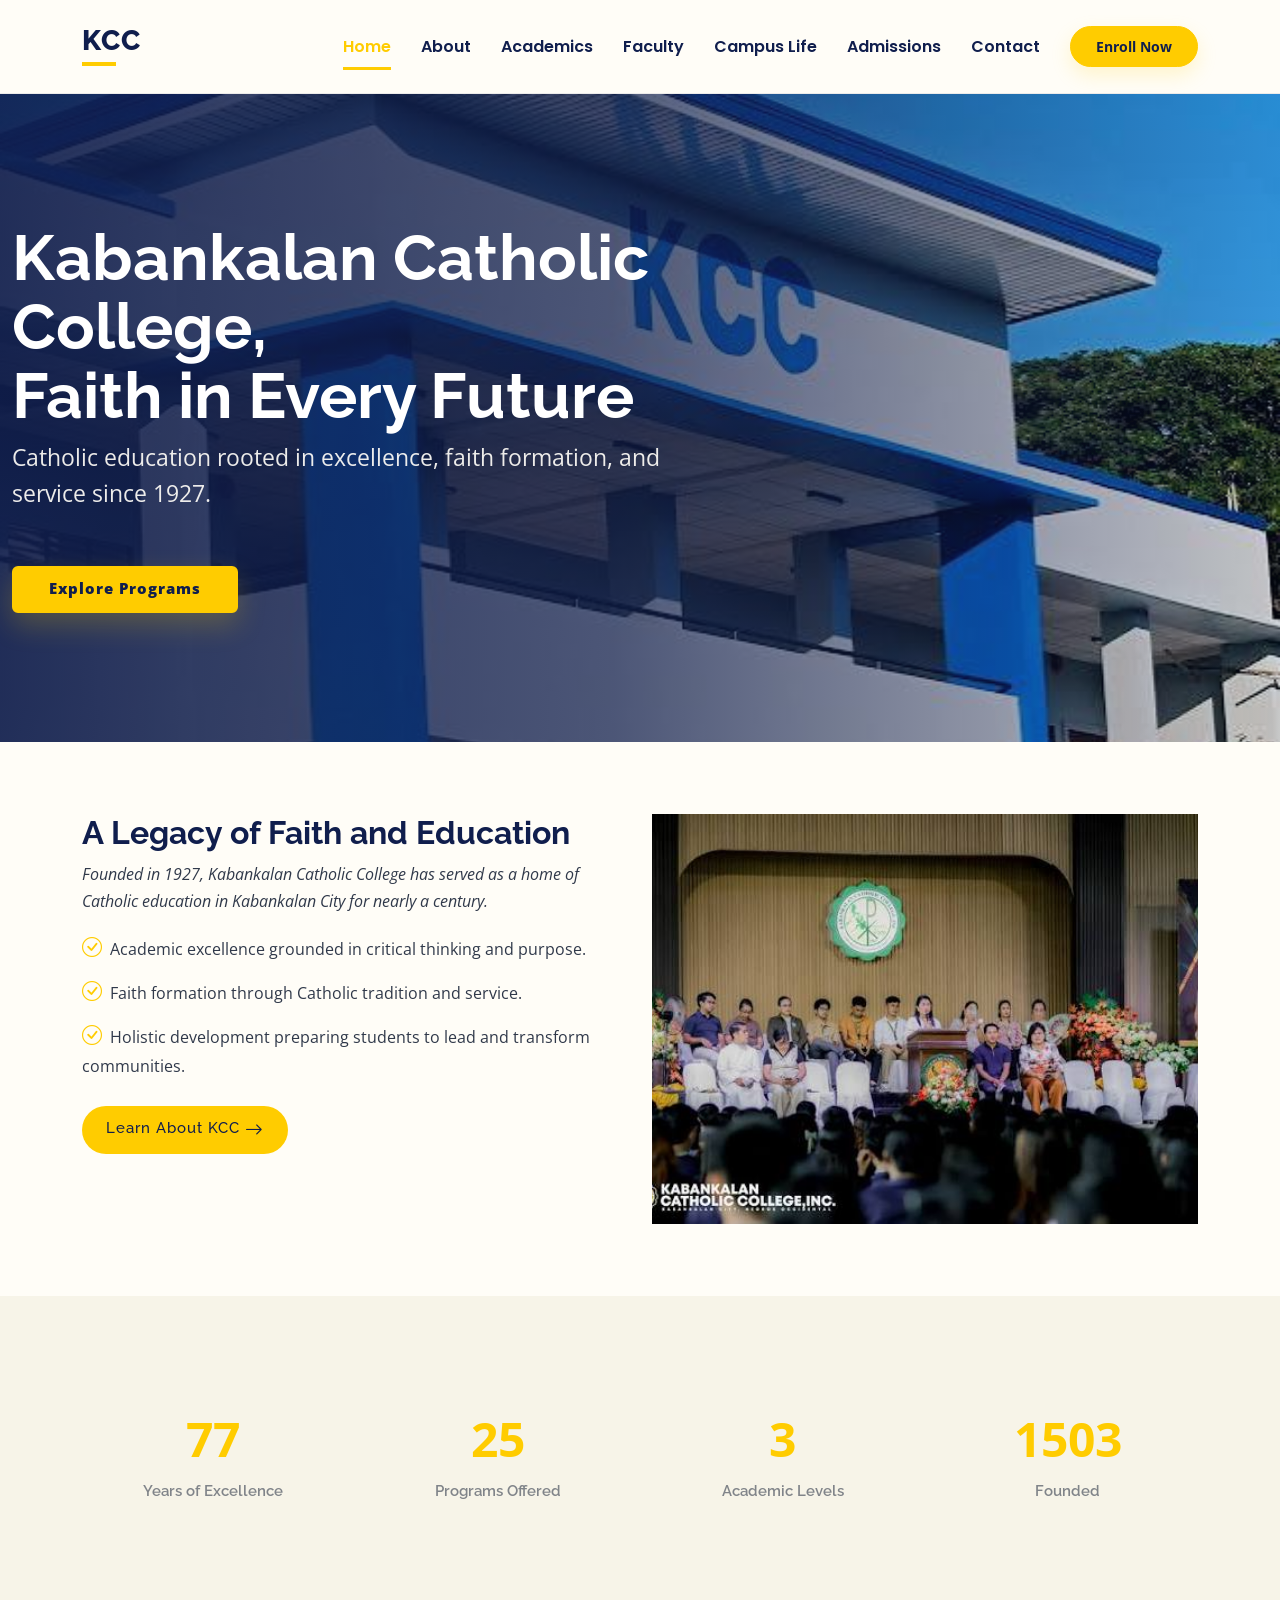
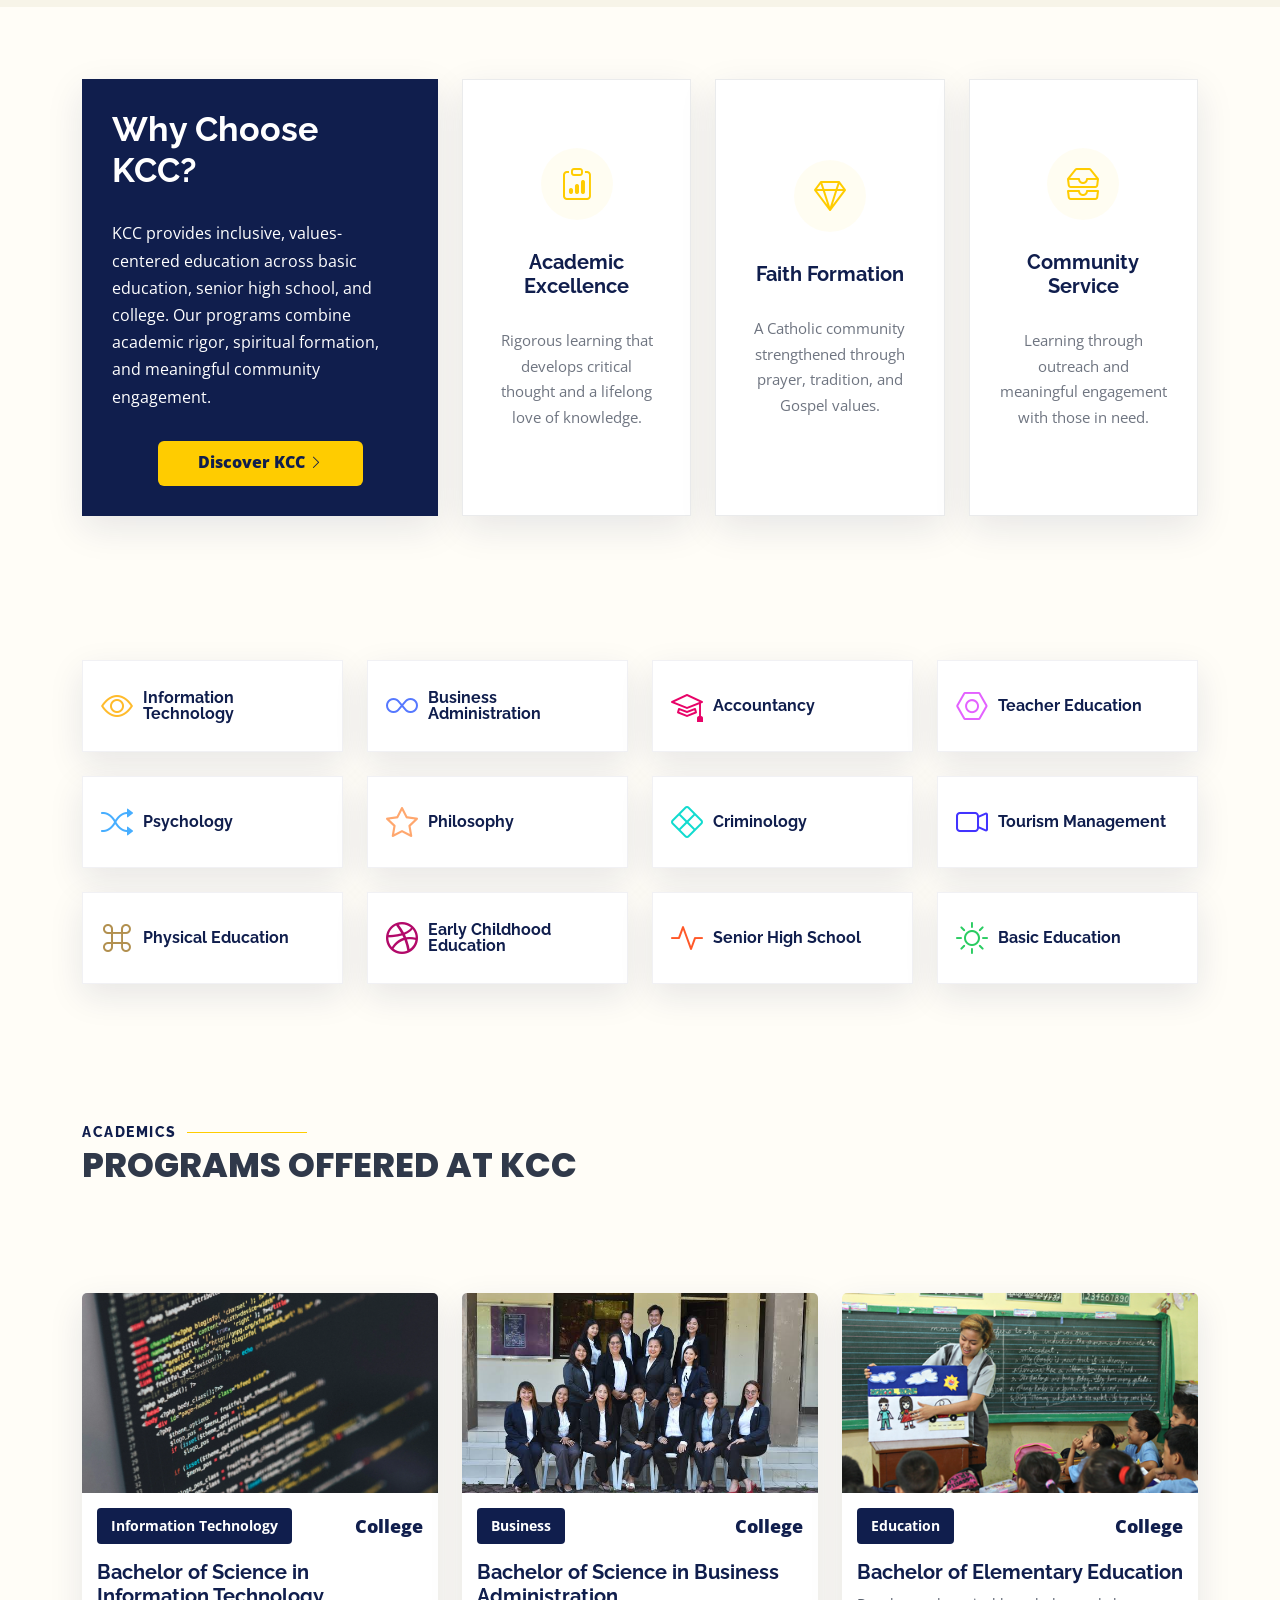
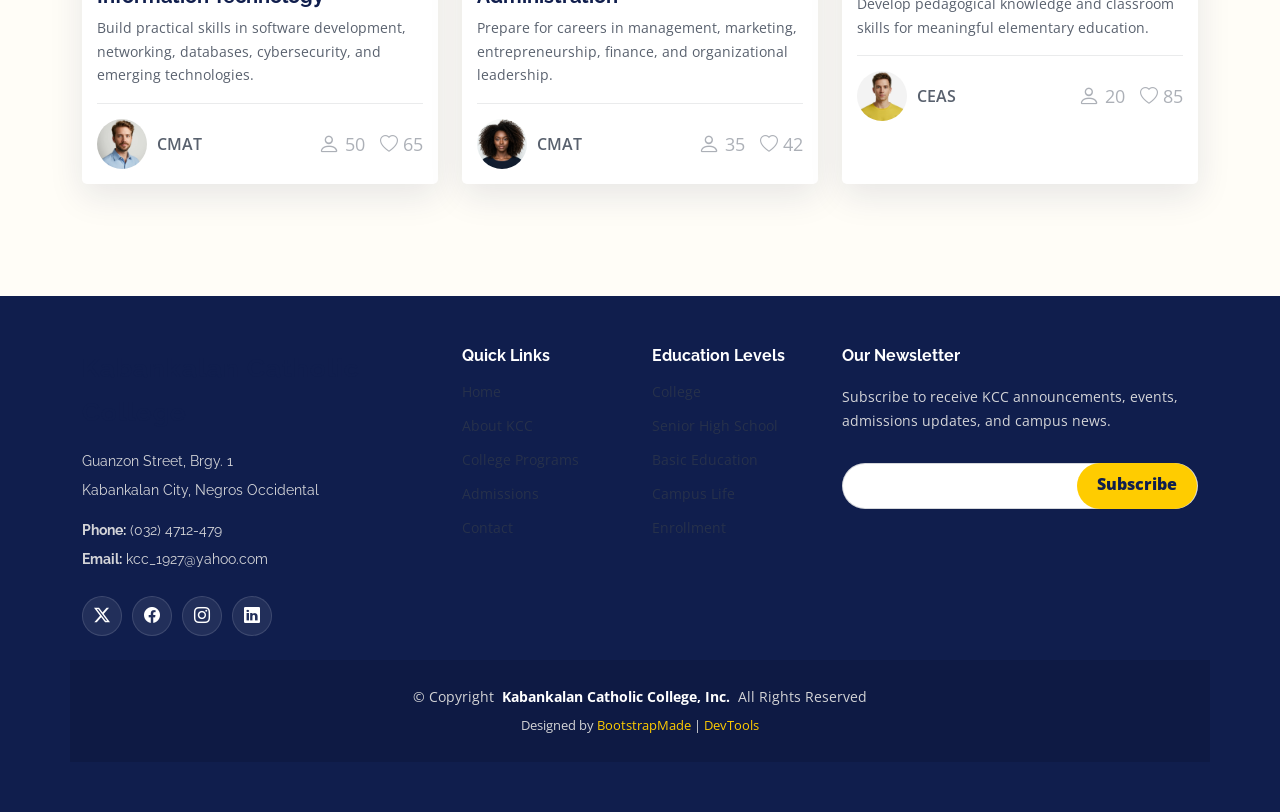
<file: index.html>
<!DOCTYPE html>
<html lang="en">

<head>
  <meta charset="utf-8">
  <meta content="width=device-width, initial-scale=1.0" name="viewport">
  <title>Kabankalan Catholic College, Inc. | Catholic Education</title>
  <meta name="description" content="">
  <meta name="keywords" content="">

  <!-- Favicons -->
  <link href="assets/img/favicon.png" rel="icon">
  <link href="assets/img/apple-touch-icon.png" rel="apple-touch-icon">

  <!-- Fonts -->
  <link href="https://fonts.googleapis.com" rel="preconnect">
  <link href="https://fonts.gstatic.com" rel="preconnect" crossorigin>
  <link href="https://fonts.googleapis.com/css2?family=Open+Sans:ital,wght@0,300;0,400;0,500;0,600;0,700;0,800;1,300;1,400;1,500;1,600;1,700;1,800&family=Poppins:ital,wght@0,100;0,200;0,300;0,400;0,500;0,600;0,700;0,800;0,900;1,100;1,200;1,300;1,400;1,500;1,600;1,700;1,800;1,900&family=Raleway:ital,wght@0,100;0,200;0,300;0,400;0,500;0,600;0,700;0,800;0,900;1,100;1,200;1,300;1,400;1,500;1,600;1,700;1,800;1,900&display=swap" rel="stylesheet">

  <!-- Vendor CSS Files -->
  <link href="assets/vendor/bootstrap/css/bootstrap.min.css" rel="stylesheet">
  <link href="assets/vendor/bootstrap-icons/bootstrap-icons.css" rel="stylesheet">
  <link href="assets/vendor/aos/aos.css" rel="stylesheet">
  <link href="assets/vendor/glightbox/css/glightbox.min.css" rel="stylesheet">
  <link href="assets/vendor/swiper/swiper-bundle.min.css" rel="stylesheet">

  <!-- Main CSS File -->
  <link href="assets/css/main.css" rel="stylesheet">

  <!-- =======================================================
  * KCC website prototype
  * Kabankalan Catholic College
  * Updated: Jul 07 2025 with Bootstrap v5.3.7
  * Author: BootstrapMade.com
  * License: https://bootstrapmade.com/license/
  ======================================================== -->
</head>

<body class="index-page">

  <header id="header" class="header d-flex align-items-center sticky-top">
    <div class="container-fluid container-xl position-relative d-flex align-items-center">

      <a href="index.html" class="logo d-flex align-items-center me-auto">
        <!-- Uncomment the line below if you also wish to use an image logo -->
        <!-- <img src="assets/img/logo.webp" alt=""> -->
        <h1 class="sitename">KCC</h1>
      </a>

      <nav id="navmenu" class="navmenu">
        <ul>
          <li><a href="index.html" class="active">Home<br></a></li>
          <li><a href="about.html">About</a></li>
          <li><a href="courses.html">Academics</a></li>
          <li><a href="trainers.html">Faculty</a></li>
          <li><a href="events.html">Campus Life</a></li>
          <li><a href="pricing.html">Admissions</a></li>
          <li><a href="contact.html">Contact</a></li>
        </ul>
        <i class="mobile-nav-toggle d-xl-none bi bi-list"></i>
      </nav>

      <a class="btn-getstarted" href="pricing.html">Enroll Now</a>

    </div>
  </header>

  <main class="main">

    <!-- Hero Section -->
    <section id="hero" class="hero section dark-background">

      <img src="assets/img/hero-bg.jpg" alt="" data-aos="fade-in">

      <div class="container">
        <h2 data-aos="fade-up" data-aos-delay="100">Kabankalan Catholic College,<br>Faith in Every Future</h2>
        <p data-aos="fade-up" data-aos-delay="200">Catholic education rooted in excellence, faith formation, and service since 1927.</p>
        <div class="d-flex mt-4" data-aos="fade-up" data-aos-delay="300">
          <a href="courses.html" class="btn-get-started">Explore Programs</a>
        </div>
      </div>

    </section><!-- /Hero Section -->

    <!-- About Section -->
    <section id="about" class="about section">

      <div class="container">

        <div class="row gy-4">

          <div class="col-lg-6 order-1 order-lg-2" data-aos="fade-up" data-aos-delay="100">
            <img src="assets/img/course/about.jpg" class="img-fluid" alt="">
          </div>

          <div class="col-lg-6 order-2 order-lg-1 content" data-aos="fade-up" data-aos-delay="200">
            <h3>A Legacy of Faith and Education</h3>
            <p class="fst-italic">
              Founded in 1927, Kabankalan Catholic College has served as a home of Catholic education in Kabankalan City for nearly a century.
            </p>
            <ul>
              <li><i class="bi bi-check-circle"></i> <span>Academic excellence grounded in critical thinking and purpose.</span></li>
              <li><i class="bi bi-check-circle"></i> <span>Faith formation through Catholic tradition and service.</span></li>
              <li><i class="bi bi-check-circle"></i> <span>Holistic development preparing students to lead and transform communities.</span></li>
            </ul>
            <a href="about.html" class="read-more"><span>Learn About KCC</span><i class="bi bi-arrow-right"></i></a>
          </div>

        </div>

      </div>

    </section><!-- /About Section -->

    <!-- Counts Section -->
    <section id="counts" class="section counts light-background">

      <div class="container" data-aos="fade-up" data-aos-delay="100">

        <div class="row gy-4">

          <div class="col-lg-3 col-md-6">
            <div class="stats-item text-center w-100 h-100">
              <span data-purecounter-start="0" data-purecounter-end="99" data-purecounter-duration="1" class="purecounter"></span>
              <p>Years of Excellence</p>
            </div>
          </div><!-- End Stats Item -->

          <div class="col-lg-3 col-md-6">
            <div class="stats-item text-center w-100 h-100">
              <span data-purecounter-start="0" data-purecounter-end="32" data-purecounter-duration="1" class="purecounter"></span>
              <p>Programs Offered</p>
            </div>
          </div><!-- End Stats Item -->

          <div class="col-lg-3 col-md-6">
            <div class="stats-item text-center w-100 h-100">
              <span data-purecounter-start="0" data-purecounter-end="4" data-purecounter-duration="1" class="purecounter"></span>
              <p>Academic Levels</p>
            </div>
          </div><!-- End Stats Item -->

          <div class="col-lg-3 col-md-6">
            <div class="stats-item text-center w-100 h-100">
              <span data-purecounter-start="0" data-purecounter-end="1927" data-purecounter-duration="1" class="purecounter"></span>
              <p>Founded</p>
            </div>
          </div><!-- End Stats Item -->

        </div>

      </div>

    </section><!-- /Counts Section -->

    <!-- Why Us Section -->
    <section id="why-us" class="section why-us">

      <div class="container">

        <div class="row gy-4">

          <div class="col-lg-4" data-aos="fade-up" data-aos-delay="100">
            <div class="why-box">
              <h3>Why Choose KCC?</h3>
              <p>
                KCC provides inclusive, values-centered education across basic education, senior high school, and college. Our programs combine academic rigor, spiritual formation, and meaningful community engagement.
              </p>
              <div class="text-center">
                <a href="about.html" class="more-btn"><span>Discover KCC</span> <i class="bi bi-chevron-right"></i></a>
              </div>
            </div>
          </div><!-- End Why Box -->

          <div class="col-lg-8 d-flex align-items-stretch">
            <div class="row gy-4" data-aos="fade-up" data-aos-delay="200">

              <div class="col-xl-4">
                <div class="icon-box d-flex flex-column justify-content-center align-items-center">
                  <i class="bi bi-clipboard-data"></i>
                  <h4>Academic Excellence</h4>
                  <p>Rigorous learning that develops critical thought and a lifelong love of knowledge.</p>
                </div>
              </div><!-- End Icon Box -->

              <div class="col-xl-4" data-aos="fade-up" data-aos-delay="300">
                <div class="icon-box d-flex flex-column justify-content-center align-items-center">
                  <i class="bi bi-gem"></i>
                  <h4>Faith Formation</h4>
                  <p>A Catholic community strengthened through prayer, tradition, and Gospel values.</p>
                </div>
              </div><!-- End Icon Box -->

              <div class="col-xl-4" data-aos="fade-up" data-aos-delay="400">
                <div class="icon-box d-flex flex-column justify-content-center align-items-center">
                  <i class="bi bi-inboxes"></i>
                  <h4>Community Service</h4>
                  <p>Learning through outreach and meaningful engagement with those in need.</p>
                </div>
              </div><!-- End Icon Box -->

            </div>
          </div>

        </div>

      </div>

    </section><!-- /Why Us Section -->

    <!-- Features Section -->
    <section id="features" class="features section">

      <div class="container">

        <div class="row gy-4">

          <div class="col-lg-3 col-md-4" data-aos="fade-up" data-aos-delay="100">
            <div class="features-item">
              <i class="bi bi-eye" style="color: #ffbb2c;"></i>
              <h3><a href="courses.html" class="stretched-link">Information Technology</a></h3>
            </div>
          </div><!-- End Feature Item -->

          <div class="col-lg-3 col-md-4" data-aos="fade-up" data-aos-delay="200">
            <div class="features-item">
              <i class="bi bi-infinity" style="color: #5578ff;"></i>
              <h3><a href="courses.html" class="stretched-link">Business Administration</a></h3>
            </div>
          </div><!-- End Feature Item -->

          <div class="col-lg-3 col-md-4" data-aos="fade-up" data-aos-delay="300">
            <div class="features-item">
              <i class="bi bi-mortarboard" style="color: #e80368;"></i>
              <h3><a href="courses.html" class="stretched-link">Accountancy</a></h3>
            </div>
          </div><!-- End Feature Item -->

          <div class="col-lg-3 col-md-4" data-aos="fade-up" data-aos-delay="400">
            <div class="features-item">
              <i class="bi bi-nut" style="color: #e361ff;"></i>
              <h3><a href="courses.html" class="stretched-link">Teacher Education</a></h3>
            </div>
          </div><!-- End Feature Item -->

          <div class="col-lg-3 col-md-4" data-aos="fade-up" data-aos-delay="500">
            <div class="features-item">
              <i class="bi bi-shuffle" style="color: #47aeff;"></i>
              <h3><a href="courses.html" class="stretched-link">Psychology</a></h3>
            </div>
          </div><!-- End Feature Item -->

          <div class="col-lg-3 col-md-4" data-aos="fade-up" data-aos-delay="600">
            <div class="features-item">
              <i class="bi bi-star" style="color: #ffa76e;"></i>
              <h3><a href="courses.html" class="stretched-link">Philosophy</a></h3>
            </div>
          </div><!-- End Feature Item -->

          <div class="col-lg-3 col-md-4" data-aos="fade-up" data-aos-delay="700">
            <div class="features-item">
              <i class="bi bi-x-diamond" style="color: #11dbcf;"></i>
              <h3><a href="courses.html" class="stretched-link">Criminology</a></h3>
            </div>
          </div><!-- End Feature Item -->

          <div class="col-lg-3 col-md-4" data-aos="fade-up" data-aos-delay="800">
            <div class="features-item">
              <i class="bi bi-camera-video" style="color: #4233ff;"></i>
              <h3><a href="courses.html" class="stretched-link">Tourism Management</a></h3>
            </div>
          </div><!-- End Feature Item -->

          <div class="col-lg-3 col-md-4" data-aos="fade-up" data-aos-delay="900">
            <div class="features-item">
              <i class="bi bi-command" style="color: #b2904f;"></i>
              <h3><a href="courses.html" class="stretched-link">Physical Education</a></h3>
            </div>
          </div><!-- End Feature Item -->

          <div class="col-lg-3 col-md-4" data-aos="fade-up" data-aos-delay="1000">
            <div class="features-item">
              <i class="bi bi-dribbble" style="color: #b20969;"></i>
              <h3><a href="courses.html" class="stretched-link">Early Childhood Education</a></h3>
            </div>
          </div><!-- End Feature Item -->

          <div class="col-lg-3 col-md-4" data-aos="fade-up" data-aos-delay="1100">
            <div class="features-item">
              <i class="bi bi-activity" style="color: #ff5828;"></i>
              <h3><a href="courses.html" class="stretched-link">Senior High School</a></h3>
            </div>
          </div><!-- End Feature Item -->

          <div class="col-lg-3 col-md-4" data-aos="fade-up" data-aos-delay="1200">
            <div class="features-item">
              <i class="bi bi-brightness-high" style="color: #29cc61;"></i>
              <h3><a href="courses.html" class="stretched-link">Basic Education</a></h3>
            </div>
          </div><!-- End Feature Item -->

        </div>

      </div>

    </section><!-- /Features Section -->

    <!-- Courses Section -->
    <section id="courses" class="courses section">

      <!-- Section Title -->
      <div class="container section-title" data-aos="fade-up">
        <h2>Academics</h2>
        <p>Programs Offered at KCC</p>
      </div><!-- End Section Title -->

      <div class="container">

        <div class="row">

          <div class="col-lg-4 col-md-6 d-flex align-items-stretch" data-aos="zoom-in" data-aos-delay="100">
            <div class="course-item">
              <img src="assets/img/course/course-1.webp" class="img-fluid" alt="...">
              <div class="course-content">
                <div class="d-flex justify-content-between align-items-center mb-3">
                  <p class="category">Information Technology</p>
                  <p class="price">College</p>
                </div>

                <h3><a href="course-details.html">Bachelor of Science in Information Technology</a></h3>
                <p class="description">Build practical skills in software development, networking, databases, cybersecurity, and emerging technologies.</p>
                <div class="trainer d-flex justify-content-between align-items-center">
                  <div class="trainer-profile d-flex align-items-center">
                    <img src="assets/img/person/person-m-7.webp" class="img-fluid" alt="">
                    <a href="course-details.html" class="trainer-link">CMAT</a>
                  </div>
                  <div class="trainer-rank d-flex align-items-center">
                    <i class="bi bi-person user-icon"></i>&nbsp;50
                    &nbsp;&nbsp;
                    <i class="bi bi-heart heart-icon"></i>&nbsp;65
                  </div>
                </div>
              </div>
            </div>
          </div> <!-- End Course Item-->

          <div class="col-lg-4 col-md-6 d-flex align-items-stretch mt-4 mt-md-0" data-aos="zoom-in" data-aos-delay="200">
            <div class="course-item">
              <img src="assets/img/course/course-2.webp" class="img-fluid" alt="...">
              <div class="course-content">
                <div class="d-flex justify-content-between align-items-center mb-3">
                  <p class="category">Business</p>
                  <p class="price">College</p>
                </div>

                <h3><a href="course-details.html">Bachelor of Science in Business Administration</a></h3>
                <p class="description">Prepare for careers in management, marketing, entrepreneurship, finance, and organizational leadership.</p>
                <div class="trainer d-flex justify-content-between align-items-center">
                  <div class="trainer-profile d-flex align-items-center">
                    <img src="assets/img/person/person-f-14.webp" class="img-fluid" alt="">
                    <a href="course-details.html" class="trainer-link">CMAT</a>
                  </div>
                  <div class="trainer-rank d-flex align-items-center">
                    <i class="bi bi-person user-icon"></i>&nbsp;35
                    &nbsp;&nbsp;
                    <i class="bi bi-heart heart-icon"></i>&nbsp;42
                  </div>
                </div>
              </div>
            </div>
          </div> <!-- End Course Item-->

          <div class="col-lg-4 col-md-6 d-flex align-items-stretch mt-4 mt-lg-0" data-aos="zoom-in" data-aos-delay="300">
            <div class="course-item">
              <img src="assets/img/course/course-3.webp" class="img-fluid" alt="...">
              <div class="course-content">
                <div class="d-flex justify-content-between align-items-center mb-3">
                  <p class="category">Education</p>
                  <p class="price">College</p>
                </div>

                <h3><a href="course-details.html">Bachelor of Elementary Education</a></h3>
                <p class="description">Develop pedagogical knowledge and classroom skills for meaningful elementary education.</p>
                <div class="trainer d-flex justify-content-between align-items-center">
                  <div class="trainer-profile d-flex align-items-center">
                    <img src="assets/img/person/person-m-12.webp" class="img-fluid" alt="">
                    <a href="course-details.html" class="trainer-link">CEAS</a>
                  </div>
                  <div class="trainer-rank d-flex align-items-center">
                    <i class="bi bi-person user-icon"></i>&nbsp;20
                    &nbsp;&nbsp;
                    <i class="bi bi-heart heart-icon"></i>&nbsp;85
                  </div>
                </div>
              </div>
            </div>
          </div> <!-- End Course Item-->

        </div>

      </div>

    </section><!-- /Courses Section -->

  </main>

  <footer id="footer" class="footer position-relative light-background">

    <div class="container footer-top">
      <div class="row gy-4">
        <div class="col-lg-4 col-md-6 footer-about">
          <a href="index.html" class="logo d-flex align-items-center">
            <span class="sitename">Kabankalan Catholic College</span>
          </a>
          <div class="footer-contact pt-3">
            <p>Guanzon Street, Brgy. 1</p>
            <p>Kabankalan City, Negros Occidental</p>
            <p class="mt-3"><strong>Phone:</strong> <span>(032) 4712-479</span></p>
            <p><strong>Email:</strong> <span>kcc_1927@yahoo.com</span></p>
          </div>
          <div class="social-links d-flex mt-4">
            <a href=""><i class="bi bi-twitter-x"></i></a>
            <a href=""><i class="bi bi-facebook"></i></a>
            <a href=""><i class="bi bi-instagram"></i></a>
            <a href=""><i class="bi bi-linkedin"></i></a>
          </div>
        </div>

        <div class="col-lg-2 col-md-3 footer-links">
          <h4>Quick Links</h4>
          <ul>
            <li><a href="index.html">Home</a></li>
            <li><a href="about.html">About KCC</a></li>
            <li><a href="courses.html">College Programs</a></li>
            <li><a href="pricing.html">Admissions</a></li>
            <li><a href="contact.html">Contact</a></li>
          </ul>
        </div>

        <div class="col-lg-2 col-md-3 footer-links">
          <h4>Education Levels</h4>
          <ul>
            <li><a href="courses.html">College</a></li>
            <li><a href="courses.html">Senior High School</a></li>
            <li><a href="courses.html">Basic Education</a></li>
            <li><a href="events.html">Campus Life</a></li>
            <li><a href="pricing.html">Enrollment</a></li>
          </ul>
        </div>

        <div class="col-lg-4 col-md-12 footer-newsletter">
          <h4>Our Newsletter</h4>
          <p>Subscribe to receive KCC announcements, events, admissions updates, and campus news.</p>
          <form action="#" method="post" class="email-form">
            <div class="newsletter-form"><input type="email" name="email"><input type="submit" value="Subscribe"></div>
            <div class="loading">Loading</div>
            <div class="error-message"></div>
            <div class="sent-message">Your subscription request has been sent. Thank you!</div>
          </form>
        </div>

      </div>
    </div>

    <div class="container copyright text-center mt-4">
      <p>© <span>Copyright</span> <strong class="px-1 sitename">Kabankalan Catholic College, Inc.</strong> <span>All Rights Reserved</span></p>
      <div class="credits">
        <!-- All the links in the footer should remain intact. -->
        <!-- You can delete the links only if you've purchased the pro version. -->
        <!-- Licensing information: https://bootstrapmade.com/license/ -->
        Designed by <a href="https://bootstrapmade.com/">BootstrapMade</a> | <a href="https://bootstrapmade.com/tools/">DevTools</a>
      </div>
    </div>

  </footer>

  <!-- Scroll Top -->
  <a href="#" id="scroll-top" class="scroll-top d-flex align-items-center justify-content-center"><i class="bi bi-arrow-up-short"></i></a>

  <!-- Preloader -->
  <div id="preloader"></div>

  <!-- Vendor JS Files -->
  <script src="assets/vendor/bootstrap/js/bootstrap.bundle.min.js"></script>
  <script src="assets/vendor/aos/aos.js"></script>
  <script src="assets/vendor/glightbox/js/glightbox.min.js"></script>
  <script src="assets/vendor/purecounter/purecounter_vanilla.js"></script>
  <script src="assets/vendor/swiper/swiper-bundle.min.js"></script>

  <!-- Main JS File -->
  <script src="assets/js/main.js"></script>

</body>

</html>
</file>
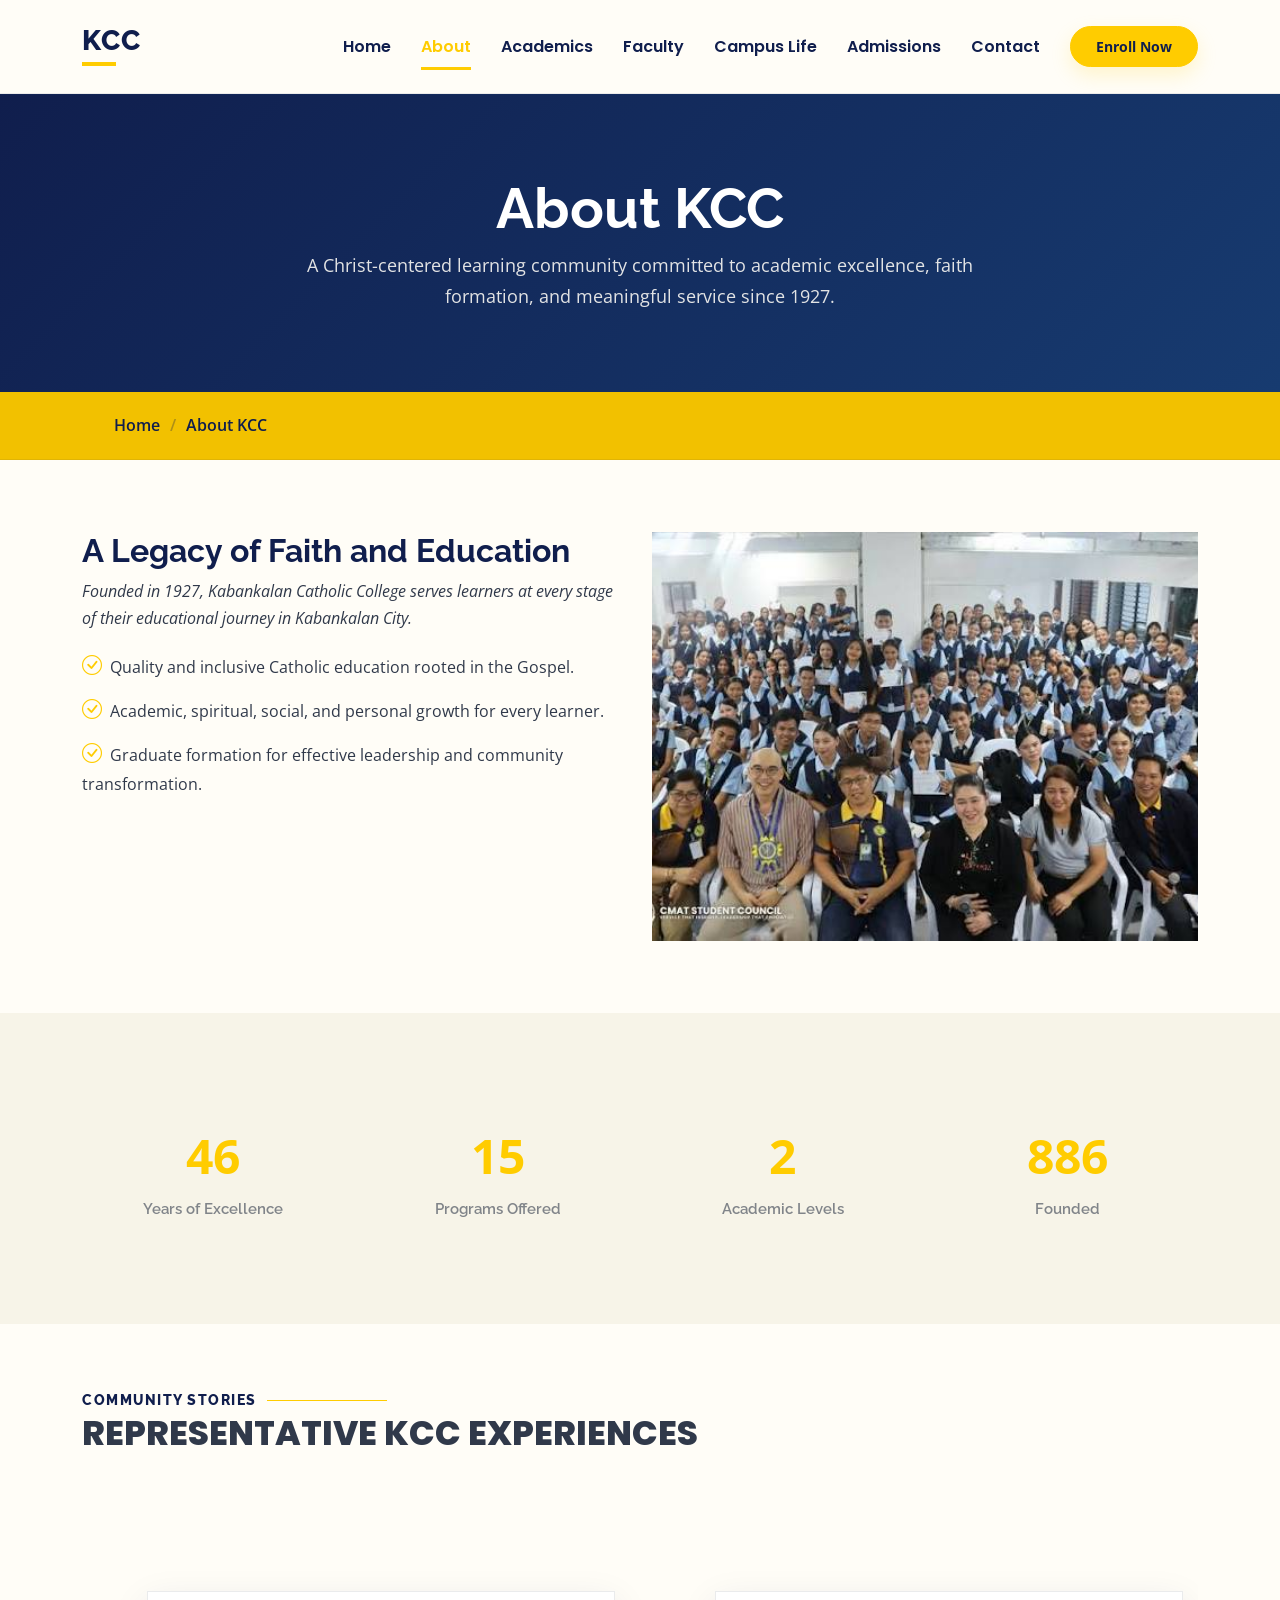
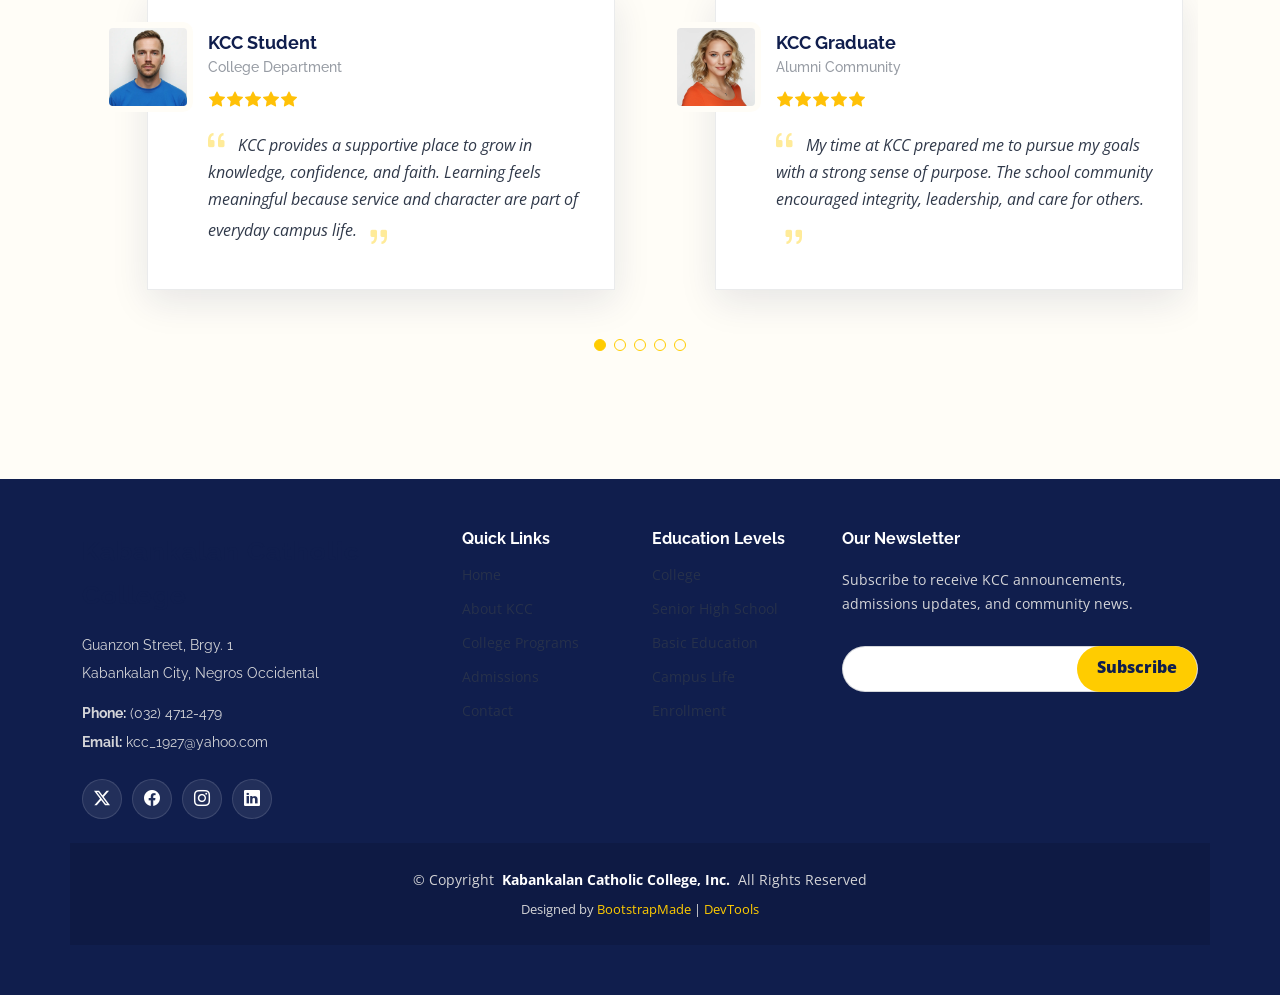
<file: about.html>
<!DOCTYPE html>
<html lang="en">

<head>
  <meta charset="utf-8">
  <meta content="width=device-width, initial-scale=1.0" name="viewport">
  <title>About KCC - Kabankalan Catholic College, Inc.</title>
  <meta name="description" content="">
  <meta name="keywords" content="">

  <!-- Favicons -->
  <link href="assets/img/favicon.png" rel="icon">
  <link href="assets/img/apple-touch-icon.png" rel="apple-touch-icon">

  <!-- Fonts -->
  <link href="https://fonts.googleapis.com" rel="preconnect">
  <link href="https://fonts.gstatic.com" rel="preconnect" crossorigin>
  <link href="https://fonts.googleapis.com/css2?family=Open+Sans:ital,wght@0,300;0,400;0,500;0,600;0,700;0,800;1,300;1,400;1,500;1,600;1,700;1,800&family=Poppins:ital,wght@0,100;0,200;0,300;0,400;0,500;0,600;0,700;0,800;0,900;1,100;1,200;1,300;1,400;1,500;1,600;1,700;1,800;1,900&family=Raleway:ital,wght@0,100;0,200;0,300;0,400;0,500;0,600;0,700;0,800;0,900;1,100;1,200;1,300;1,400;1,500;1,600;1,700;1,800;1,900&display=swap" rel="stylesheet">

  <!-- Vendor CSS Files -->
  <link href="assets/vendor/bootstrap/css/bootstrap.min.css" rel="stylesheet">
  <link href="assets/vendor/bootstrap-icons/bootstrap-icons.css" rel="stylesheet">
  <link href="assets/vendor/aos/aos.css" rel="stylesheet">
  <link href="assets/vendor/glightbox/css/glightbox.min.css" rel="stylesheet">
  <link href="assets/vendor/swiper/swiper-bundle.min.css" rel="stylesheet">

  <!-- Main CSS File -->
  <link href="assets/css/main.css" rel="stylesheet">

  <!-- =======================================================
  * KCC website prototype
  * Kabankalan Catholic College
  * Updated: Jul 07 2025 with Bootstrap v5.3.7
  * Author: BootstrapMade.com
  * License: https://bootstrapmade.com/license/
  ======================================================== -->
</head>

<body class="about-page">

  <header id="header" class="header d-flex align-items-center sticky-top">
    <div class="container-fluid container-xl position-relative d-flex align-items-center">

      <a href="index.html" class="logo d-flex align-items-center me-auto">
        <!-- Uncomment the line below if you also wish to use an image logo -->
        <!-- <img src="assets/img/logo.webp" alt=""> -->
        <h1 class="sitename">KCC</h1>
      </a>

      <nav id="navmenu" class="navmenu">
        <ul>
          <li><a href="index.html">Home<br></a></li>
          <li><a href="about.html" class="active">About</a></li>
          <li><a href="courses.html">Academics</a></li>
          <li><a href="trainers.html">Faculty</a></li>
          <li><a href="events.html">Campus Life</a></li>
          <li><a href="pricing.html">Admissions</a></li>
          <li><a href="contact.html">Contact</a></li>
        </ul>
        <i class="mobile-nav-toggle d-xl-none bi bi-list"></i>
      </nav>

      <a class="btn-getstarted" href="pricing.html">Enroll Now</a>

    </div>
  </header>

  <main class="main">

    <!-- Page Title -->
    <div class="page-title" data-aos="fade">
      <div class="heading">
        <div class="container">
          <div class="row d-flex justify-content-center text-center">
            <div class="col-lg-8">
              <h1>About KCC<br></h1>
              <p class="mb-0">A Christ-centered learning community committed to academic excellence, faith formation, and meaningful service since 1927.</p>
            </div>
          </div>
        </div>
      </div>
      <nav class="breadcrumbs">
        <div class="container">
          <ol>
            <li><a href="index.html">Home</a></li>
            <li class="current">About KCC<br></li>
          </ol>
        </div>
      </nav>
    </div><!-- End Page Title -->

    <!-- About Us Section -->
    <section id="about-us" class="section about-us">

      <div class="container">

        <div class="row gy-4">

          <div class="col-lg-6 order-1 order-lg-2" data-aos="fade-up" data-aos-delay="100">
            <img src="assets/img/about/about-1.webp" class="img-fluid" alt="">
          </div>

          <div class="col-lg-6 order-2 order-lg-1 content" data-aos="fade-up" data-aos-delay="200">
            <h3>A Legacy of Faith and Education</h3>
            <p class="fst-italic">
              Founded in 1927, Kabankalan Catholic College serves learners at every stage of their educational journey in Kabankalan City.
            </p>
            <ul>
              <li><i class="bi bi-check-circle"></i> <span>Quality and inclusive Catholic education rooted in the Gospel.</span></li>
              <li><i class="bi bi-check-circle"></i> <span>Academic, spiritual, social, and personal growth for every learner.</span></li>
              <li><i class="bi bi-check-circle"></i> <span>Graduate formation for effective leadership and community transformation.</span></li>
            </ul>
          </div>

        </div>

      </div>

    </section><!-- /About Us Section -->

    <!-- Counts Section -->
    <section id="counts" class="section counts light-background">

      <div class="container" data-aos="fade-up" data-aos-delay="100">

        <div class="row gy-4">

          <div class="col-lg-3 col-md-6">
            <div class="stats-item text-center w-100 h-100">
              <span data-purecounter-start="0" data-purecounter-end="99" data-purecounter-duration="1" class="purecounter"></span>
              <p>Years of Excellence</p>
            </div>
          </div><!-- End Stats Item -->

          <div class="col-lg-3 col-md-6">
            <div class="stats-item text-center w-100 h-100">
              <span data-purecounter-start="0" data-purecounter-end="32" data-purecounter-duration="1" class="purecounter"></span>
              <p>Programs Offered</p>
            </div>
          </div><!-- End Stats Item -->

          <div class="col-lg-3 col-md-6">
            <div class="stats-item text-center w-100 h-100">
              <span data-purecounter-start="0" data-purecounter-end="4" data-purecounter-duration="1" class="purecounter"></span>
              <p>Academic Levels</p>
            </div>
          </div><!-- End Stats Item -->

          <div class="col-lg-3 col-md-6">
            <div class="stats-item text-center w-100 h-100">
              <span data-purecounter-start="0" data-purecounter-end="1927" data-purecounter-duration="1" class="purecounter"></span>
              <p>Founded</p>
            </div>
          </div><!-- End Stats Item -->

        </div>

      </div>

    </section><!-- /Counts Section -->

    <!-- Testimonials Section -->
    <section id="testimonials" class="testimonials section">

      <!-- Section Title -->
      <div class="container section-title" data-aos="fade-up">
        <h2>Community Stories</h2>
        <p>Representative KCC experiences</p>
      </div><!-- End Section Title -->

      <div class="container" data-aos="fade-up" data-aos-delay="100">

        <div class="swiper init-swiper">
          <script type="application/json" class="swiper-config">
            {
              "loop": true,
              "speed": 600,
              "autoplay": {
                "delay": 5000
              },
              "slidesPerView": "auto",
              "pagination": {
                "el": ".swiper-pagination",
                "type": "bullets",
                "clickable": true
              },
              "breakpoints": {
                "320": {
                  "slidesPerView": 1,
                  "spaceBetween": 40
                },
                "1200": {
                  "slidesPerView": 2,
                  "spaceBetween": 20
                }
              }
            }
          </script>
          <div class="swiper-wrapper">

            <div class="swiper-slide">
              <div class="testimonial-wrap">
                <div class="testimonial-item">
                  <img src="assets/img/person/person-m-9.webp" class="testimonial-img" alt="">
                  <h3>KCC Student</h3>
                  <h4>College Department</h4>
                  <div class="stars">
                    <i class="bi bi-star-fill"></i><i class="bi bi-star-fill"></i><i class="bi bi-star-fill"></i><i class="bi bi-star-fill"></i><i class="bi bi-star-fill"></i>
                  </div>
                  <p>
                    <i class="bi bi-quote quote-icon-left"></i>
                    <span>KCC provides a supportive place to grow in knowledge, confidence, and faith. Learning feels meaningful because service and character are part of everyday campus life.</span>
                    <i class="bi bi-quote quote-icon-right"></i>
                  </p>
                </div>
              </div>
            </div><!-- End testimonial item -->

            <div class="swiper-slide">
              <div class="testimonial-wrap">
                <div class="testimonial-item">
                  <img src="assets/img/person/person-f-5.webp" class="testimonial-img" alt="">
                  <h3>KCC Graduate</h3>
                  <h4>Alumni Community</h4>
                  <div class="stars">
                    <i class="bi bi-star-fill"></i><i class="bi bi-star-fill"></i><i class="bi bi-star-fill"></i><i class="bi bi-star-fill"></i><i class="bi bi-star-fill"></i>
                  </div>
                  <p>
                    <i class="bi bi-quote quote-icon-left"></i>
                    <span>My time at KCC prepared me to pursue my goals with a strong sense of purpose. The school community encouraged integrity, leadership, and care for others.</span>
                    <i class="bi bi-quote quote-icon-right"></i>
                  </p>
                </div>
              </div>
            </div><!-- End testimonial item -->

            <div class="swiper-slide">
              <div class="testimonial-wrap">
                <div class="testimonial-item">
                  <img src="assets/img/person/person-f-12.webp" class="testimonial-img" alt="">
                  <h3>KCC Parent</h3>
                  <h4>Family Community</h4>
                  <div class="stars">
                    <i class="bi bi-star-fill"></i><i class="bi bi-star-fill"></i><i class="bi bi-star-fill"></i><i class="bi bi-star-fill"></i><i class="bi bi-star-fill"></i>
                  </div>
                  <p>
                    <i class="bi bi-quote quote-icon-left"></i>
                    <span>As a parent, I value KCC's balance of academic support and character formation. Students are known, guided, and encouraged to serve their community.</span>
                    <i class="bi bi-quote quote-icon-right"></i>
                  </p>
                </div>
              </div>
            </div><!-- End testimonial item -->

            <div class="swiper-slide">
              <div class="testimonial-wrap">
                <div class="testimonial-item">
                  <img src="assets/img/person/person-m-12.webp" class="testimonial-img" alt="">
                  <h3>KCC Senior High Learner</h3>
                  <h4>Senior High Department</h4>
                  <div class="stars">
                    <i class="bi bi-star-fill"></i><i class="bi bi-star-fill"></i><i class="bi bi-star-fill"></i><i class="bi bi-star-fill"></i><i class="bi bi-star-fill"></i>
                  </div>
                  <p>
                    <i class="bi bi-quote quote-icon-left"></i>
                    <span>The Senior High experience helped me build discipline, explore my strengths, and prepare for college. I especially appreciate the friendships and activities at KCC.</span>
                    <i class="bi bi-quote quote-icon-right"></i>
                  </p>
                </div>
              </div>
            </div><!-- End testimonial item -->

            <div class="swiper-slide">
              <div class="testimonial-wrap">
                <div class="testimonial-item">
                  <img src="assets/img/person/person-m-13.webp" class="testimonial-img" alt="">
                  <h3>KCC Community Member</h3>
                  <h4>Service and Outreach</h4>
                  <div class="stars">
                    <i class="bi bi-star-fill"></i><i class="bi bi-star-fill"></i><i class="bi bi-star-fill"></i><i class="bi bi-star-fill"></i><i class="bi bi-star-fill"></i>
                  </div>
                  <p>
                    <i class="bi bi-quote quote-icon-left"></i>
                    <span>KCC programs encourage students to connect what they learn with the needs of the community. That spirit of service makes the school stand out.</span>
                    <i class="bi bi-quote quote-icon-right"></i>
                  </p>
                </div>
              </div>
            </div><!-- End testimonial item -->

          </div>
          <div class="swiper-pagination"></div>
        </div>

      </div>

    </section><!-- /Testimonials Section -->

  </main>

  <footer id="footer" class="footer position-relative light-background">

    <div class="container footer-top">
      <div class="row gy-4">
        <div class="col-lg-4 col-md-6 footer-about">
          <a href="index.html" class="logo d-flex align-items-center">
            <span class="sitename">Kabankalan Catholic College</span>
          </a>
          <div class="footer-contact pt-3">
            <p>Guanzon Street, Brgy. 1</p>
            <p>Kabankalan City, Negros Occidental</p>
            <p class="mt-3"><strong>Phone:</strong> <span>(032) 4712-479</span></p>
            <p><strong>Email:</strong> <span>kcc_1927@yahoo.com</span></p>
          </div>
          <div class="social-links d-flex mt-4">
            <a href=""><i class="bi bi-twitter-x"></i></a>
            <a href=""><i class="bi bi-facebook"></i></a>
            <a href=""><i class="bi bi-instagram"></i></a>
            <a href=""><i class="bi bi-linkedin"></i></a>
          </div>
        </div>

        <div class="col-lg-2 col-md-3 footer-links">
          <h4>Quick Links</h4>
          <ul>
            <li><a href="index.html">Home</a></li>
            <li><a href="about.html">About KCC</a></li>
            <li><a href="courses.html">College Programs</a></li>
            <li><a href="pricing.html">Admissions</a></li>
            <li><a href="contact.html">Contact</a></li>
          </ul>
        </div>

        <div class="col-lg-2 col-md-3 footer-links">
          <h4>Education Levels</h4>
          <ul>
            <li><a href="courses.html">College</a></li>
            <li><a href="courses.html">Senior High School</a></li>
            <li><a href="courses.html">Basic Education</a></li>
            <li><a href="events.html">Campus Life</a></li>
            <li><a href="pricing.html">Enrollment</a></li>
          </ul>
        </div>

        <div class="col-lg-4 col-md-12 footer-newsletter">
          <h4>Our Newsletter</h4>
          <p>Subscribe to receive KCC announcements, admissions updates, and community news.</p>
          <form action="#" method="post" class="email-form">
            <div class="newsletter-form"><input type="email" name="email"><input type="submit" value="Subscribe"></div>
            <div class="loading">Loading</div>
            <div class="error-message"></div>
            <div class="sent-message">Your subscription request has been sent. Thank you!</div>
          </form>
        </div>

      </div>
    </div>

    <div class="container copyright text-center mt-4">
      <p>© <span>Copyright</span> <strong class="px-1 sitename">Kabankalan Catholic College, Inc.</strong> <span>All Rights Reserved</span></p>
      <div class="credits">
        <!-- All the links in the footer should remain intact. -->
        <!-- You can delete the links only if you've purchased the pro version. -->
        <!-- Licensing information: https://bootstrapmade.com/license/ -->
        Designed by <a href="https://bootstrapmade.com/">BootstrapMade</a> | <a href="https://bootstrapmade.com/tools/">DevTools</a>
      </div>
    </div>

  </footer>

  <!-- Scroll Top -->
  <a href="#" id="scroll-top" class="scroll-top d-flex align-items-center justify-content-center"><i class="bi bi-arrow-up-short"></i></a>

  <!-- Preloader -->
  <div id="preloader"></div>

  <!-- Vendor JS Files -->
  <script src="assets/vendor/bootstrap/js/bootstrap.bundle.min.js"></script>
  <script src="assets/vendor/aos/aos.js"></script>
  <script src="assets/vendor/glightbox/js/glightbox.min.js"></script>
  <script src="assets/vendor/purecounter/purecounter_vanilla.js"></script>
  <script src="assets/vendor/swiper/swiper-bundle.min.js"></script>

  <!-- Main JS File -->
  <script src="assets/js/main.js"></script>

</body>

</html>
</file>
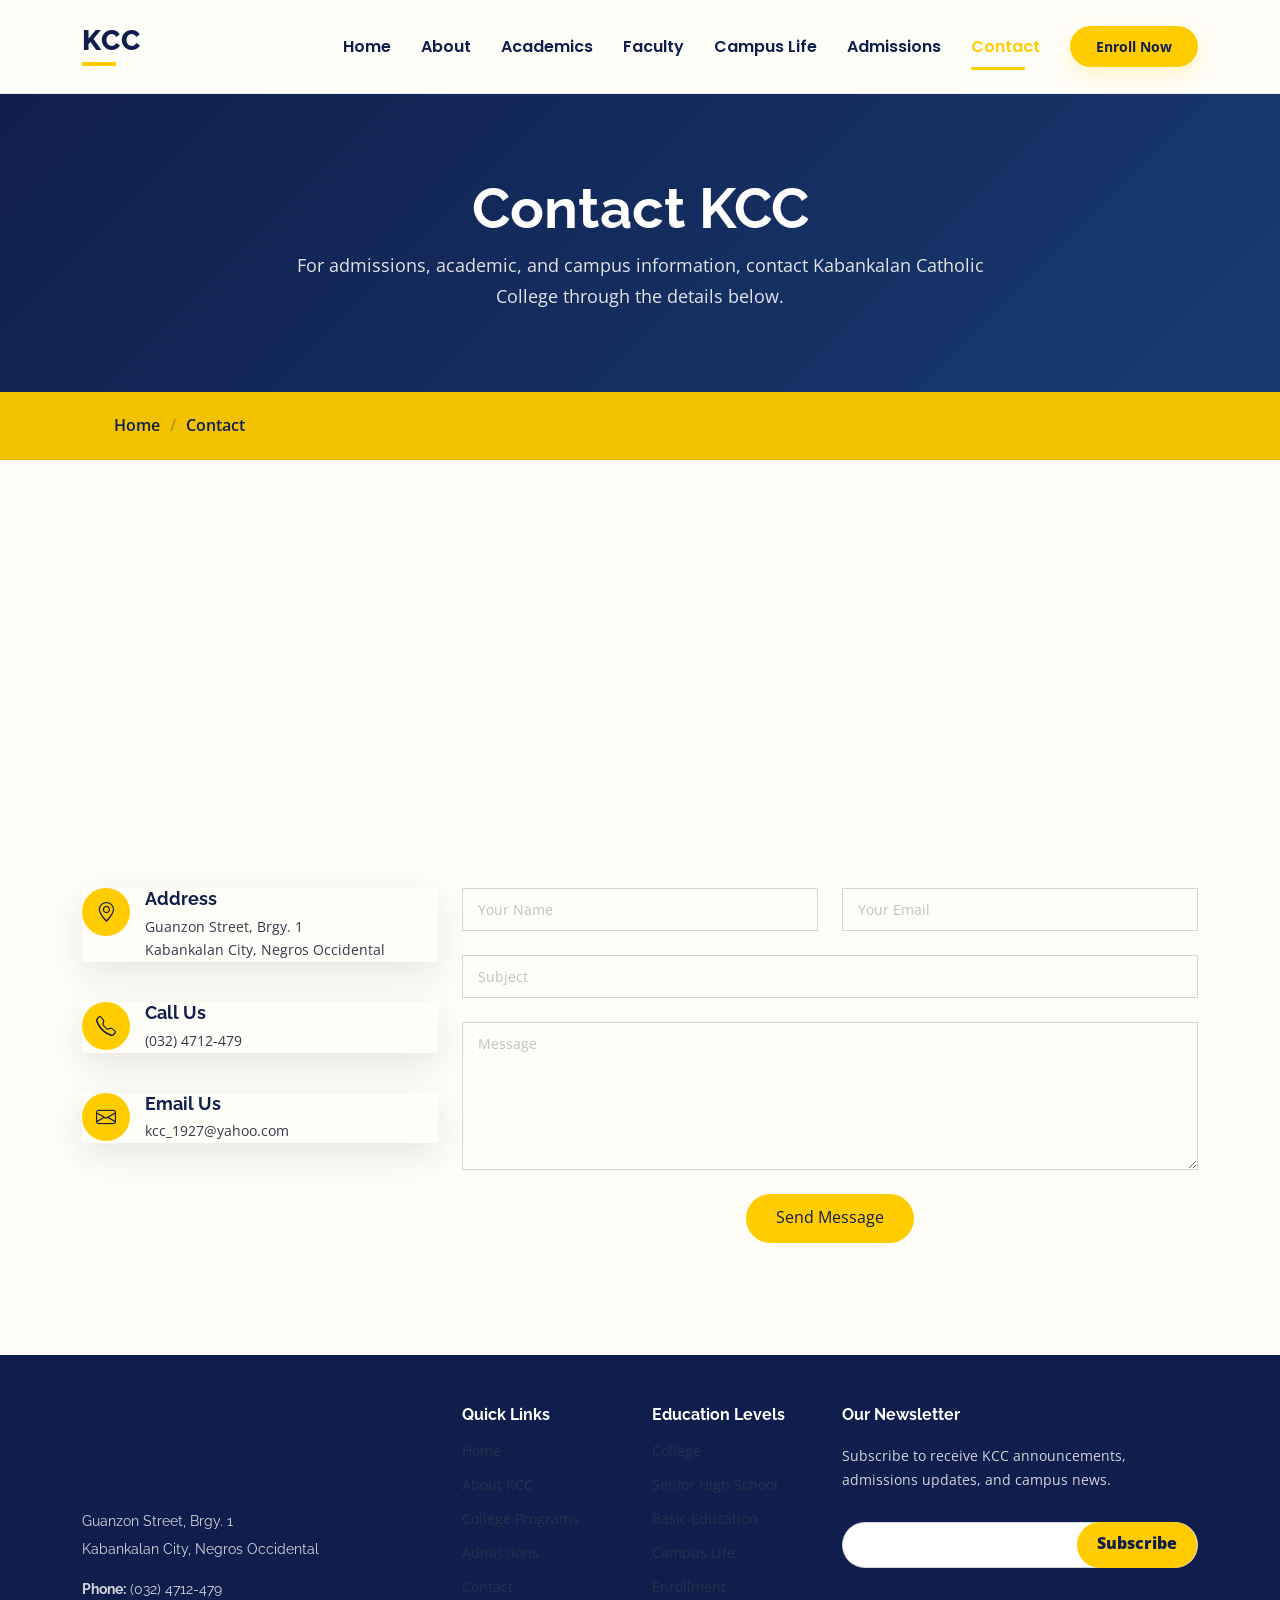
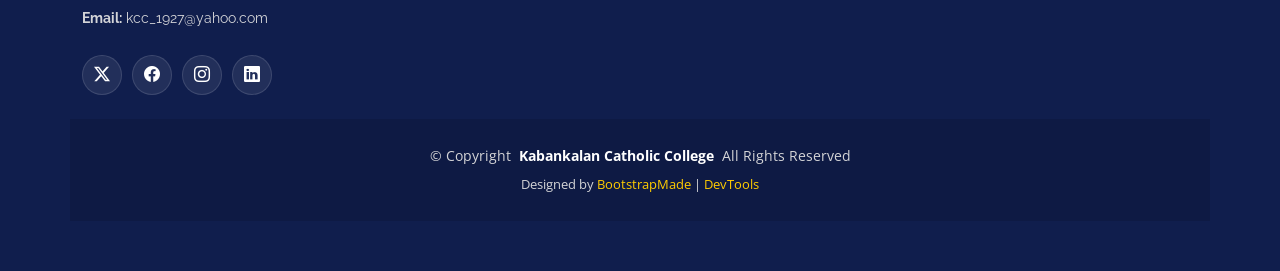
<file: contact.html>
<!DOCTYPE html>
<html lang="en">

<head>
  <meta charset="utf-8">
  <meta content="width=device-width, initial-scale=1.0" name="viewport">
  <title>Contact KCC | Kabankalan Catholic College</title>
  <meta name="description" content="">
  <meta name="keywords" content="">

  <!-- Favicons -->
  <link href="assets/img/favicon.png" rel="icon">
  <link href="assets/img/apple-touch-icon.png" rel="apple-touch-icon">

  <!-- Fonts -->
  <link href="https://fonts.googleapis.com" rel="preconnect">
  <link href="https://fonts.gstatic.com" rel="preconnect" crossorigin>
  <link
    href="https://fonts.googleapis.com/css2?family=Open+Sans:ital,wght@0,300;0,400;0,500;0,600;0,700;0,800;1,300;1,400;1,500;1,600;1,700;1,800&family=Poppins:ital,wght@0,100;0,200;0,300;0,400;0,500;0,600;0,700;0,800;0,900;1,100;1,200;1,300;1,400;1,500;1,600;1,700;1,800;1,900&family=Raleway:ital,wght@0,100;0,200;0,300;0,400;0,500;0,600;0,700;0,800;0,900;1,100;1,200;1,300;1,400;1,500;1,600;1,700;1,800;1,900&display=swap"
    rel="stylesheet">

  <!-- Vendor CSS Files -->
  <link href="assets/vendor/bootstrap/css/bootstrap.min.css" rel="stylesheet">
  <link href="assets/vendor/bootstrap-icons/bootstrap-icons.css" rel="stylesheet">
  <link href="assets/vendor/aos/aos.css" rel="stylesheet">
  <link href="assets/vendor/glightbox/css/glightbox.min.css" rel="stylesheet">
  <link href="assets/vendor/swiper/swiper-bundle.min.css" rel="stylesheet">

  <!-- Main CSS File -->
  <link href="assets/css/main.css" rel="stylesheet">

  <!-- =======================================================
  * KCC website prototype
  * Kabankalan Catholic College
  * Updated: Jul 07 2025 with Bootstrap v5.3.7
  * Author: BootstrapMade.com
  * License: https://bootstrapmade.com/license/
  ======================================================== -->
</head>

<body class="contact-page">

  <header id="header" class="header d-flex align-items-center sticky-top">
    <div class="container-fluid container-xl position-relative d-flex align-items-center">

      <a href="index.html" class="logo d-flex align-items-center me-auto">
        <!-- Uncomment the line below if you also wish to use an image logo -->
        <!-- <img src="assets/img/logo.webp" alt=""> -->
        <h1 class="sitename">KCC</h1>
      </a>

      <nav id="navmenu" class="navmenu">
        <ul>
          <li><a href="index.html">Home<br></a></li>
          <li><a href="about.html">About</a></li>
          <li><a href="courses.html">Academics</a></li>
          <li><a href="trainers.html">Faculty</a></li>
          <li><a href="events.html">Campus Life</a></li>
          <li><a href="pricing.html">Admissions</a></li>
          <li><a href="contact.html" class="active">Contact</a></li>
        </ul>
        <i class="mobile-nav-toggle d-xl-none bi bi-list"></i>
      </nav>

      <a class="btn-getstarted" href="pricing.html">Enroll Now</a>

    </div>
  </header>

  <main class="main">

    <!-- Page Title -->
    <div class="page-title" data-aos="fade">
      <div class="heading">
        <div class="container">
          <div class="row d-flex justify-content-center text-center">
            <div class="col-lg-8">
              <h1>Contact KCC</h1>
              <p class="mb-0">For admissions, academic, and campus information, contact Kabankalan Catholic College through the details below.</p>
            </div>
          </div>
        </div>
      </div>
      <nav class="breadcrumbs">
        <div class="container">
          <ol>
            <li><a href="index.html">Home</a></li>
            <li class="current">Contact</li>
          </ol>
        </div>
      </nav>
    </div><!-- End Page Title -->

    <!-- Contact Section -->
    <section id="contact" class="contact section">

      <div class="mb-5" data-aos="fade-up" data-aos-delay="200">
        <iframe style="border:0; width: 100%; height: 300px;"
          src="https://www.google.com/maps?q=Kabankalan+Catholic+College+Kabankalan+City&output=embed"
          frameborder="0" allowfullscreen="" loading="lazy" referrerpolicy="no-referrer-when-downgrade"></iframe>
      </div><!-- End Google Maps -->

      <div class="container" data-aos="fade-up" data-aos-delay="100">

        <div class="row gy-4">

          <div class="col-lg-4">
            <div class="info-item d-flex" data-aos="fade-up" data-aos-delay="300">
              <i class="bi bi-geo-alt flex-shrink-0"></i>
              <div>
                <h3>Address</h3>
                <p>Guanzon Street, Brgy. 1<br>Kabankalan City, Negros Occidental</p>
              </div>
            </div><!-- End Info Item -->

            <div class="info-item d-flex" data-aos="fade-up" data-aos-delay="400">
              <i class="bi bi-telephone flex-shrink-0"></i>
              <div>
                <h3>Call Us</h3>
                <p>(032) 4712-479</p>
              </div>
            </div><!-- End Info Item -->

            <div class="info-item d-flex" data-aos="fade-up" data-aos-delay="500">
              <i class="bi bi-envelope flex-shrink-0"></i>
              <div>
                <h3>Email Us</h3>
                <p>kcc_1927@yahoo.com</p>
              </div>
            </div><!-- End Info Item -->

          </div>

          <div class="col-lg-8">
            <form action="#" method="post" class="email-form" data-aos="fade-up" data-aos-delay="200">
              <div class="row gy-4">

                <div class="col-md-6">
                  <input type="text" name="name" class="form-control" placeholder="Your Name" required="">
                </div>

                <div class="col-md-6 ">
                  <input type="email" class="form-control" name="email" placeholder="Your Email" required="">
                </div>

                <div class="col-md-12">
                  <input type="text" class="form-control" name="subject" placeholder="Subject" required="">
                </div>

                <div class="col-md-12">
                  <textarea class="form-control" name="message" rows="6" placeholder="Message" required=""></textarea>
                </div>

                <div class="col-md-12 text-center">
                  <div class="loading">Loading</div>
                  <div class="error-message"></div>
                  <div class="sent-message">Your message has been sent. Thank you!</div>

                  <button type="submit">Send Message</button>
                </div>

              </div>
            </form>
          </div><!-- End Contact Form -->

        </div>

      </div>

    </section><!-- /Contact Section -->

  </main>

  <footer id="footer" class="footer position-relative light-background">

    <div class="container footer-top">
      <div class="row gy-4">
        <div class="col-lg-4 col-md-6 footer-about">
          <a href="index.html" class="logo d-flex align-items-center">
            <span class="sitename">Kabankalan Catholic College</span>
          </a>
          <div class="footer-contact pt-3">
            <p>Guanzon Street, Brgy. 1</p>
            <p>Kabankalan City, Negros Occidental</p>
            <p class="mt-3"><strong>Phone:</strong> <span>(032) 4712-479</span></p>
            <p><strong>Email:</strong> <span>kcc_1927@yahoo.com</span></p>
          </div>
          <div class="social-links d-flex mt-4">
            <a href=""><i class="bi bi-twitter-x"></i></a>
            <a href=""><i class="bi bi-facebook"></i></a>
            <a href=""><i class="bi bi-instagram"></i></a>
            <a href=""><i class="bi bi-linkedin"></i></a>
          </div>
        </div>

        <div class="col-lg-2 col-md-3 footer-links">
          <h4>Quick Links</h4>
          <ul>
            <li><a href="index.html">Home</a></li>
            <li><a href="about.html">About KCC</a></li>
            <li><a href="courses.html">College Programs</a></li>
            <li><a href="pricing.html">Admissions</a></li>
            <li><a href="contact.html">Contact</a></li>
          </ul>
        </div>

        <div class="col-lg-2 col-md-3 footer-links">
          <h4>Education Levels</h4>
          <ul>
            <li><a href="courses.html">College</a></li>
            <li><a href="courses.html">Senior High School</a></li>
            <li><a href="courses.html">Basic Education</a></li>
            <li><a href="events.html">Campus Life</a></li>
            <li><a href="pricing.html">Enrollment</a></li>
          </ul>
        </div>

        <div class="col-lg-4 col-md-12 footer-newsletter">
          <h4>Our Newsletter</h4>
          <p>Subscribe to receive KCC announcements, admissions updates, and campus news.</p>
          <form action="#" method="post" class="email-form">
            <div class="newsletter-form"><input type="email" name="email"><input type="submit" value="Subscribe"></div>
            <div class="loading">Loading</div>
            <div class="error-message"></div>
            <div class="sent-message">Your subscription request has been sent. Thank you!</div>
          </form>
        </div>

      </div>
    </div>

    <div class="container copyright text-center mt-4">
      <p>© <span>Copyright</span> <strong class="px-1 sitename">Kabankalan Catholic College</strong> <span>All Rights Reserved</span></p>
      <div class="credits">
        <!-- All the links in the footer should remain intact. -->
        <!-- You can delete the links only if you've purchased the pro version. -->
        <!-- Licensing information: https://bootstrapmade.com/license/ -->
        Designed by <a href="https://bootstrapmade.com/">BootstrapMade</a> | <a
          href="https://bootstrapmade.com/tools/">DevTools</a>
      </div>
    </div>

  </footer>

  <!-- Scroll Top -->
  <a href="#" id="scroll-top" class="scroll-top d-flex align-items-center justify-content-center"><i
      class="bi bi-arrow-up-short"></i></a>

  <!-- Preloader -->
  <div id="preloader"></div>

  <!-- Vendor JS Files -->
  <script src="assets/vendor/bootstrap/js/bootstrap.bundle.min.js"></script>
  <script src="assets/vendor/aos/aos.js"></script>
  <script src="assets/vendor/glightbox/js/glightbox.min.js"></script>
  <script src="assets/vendor/purecounter/purecounter_vanilla.js"></script>
  <script src="assets/vendor/swiper/swiper-bundle.min.js"></script>

  <!-- Main JS File -->
  <script src="assets/js/main.js"></script>

</body>

</html>
</file>
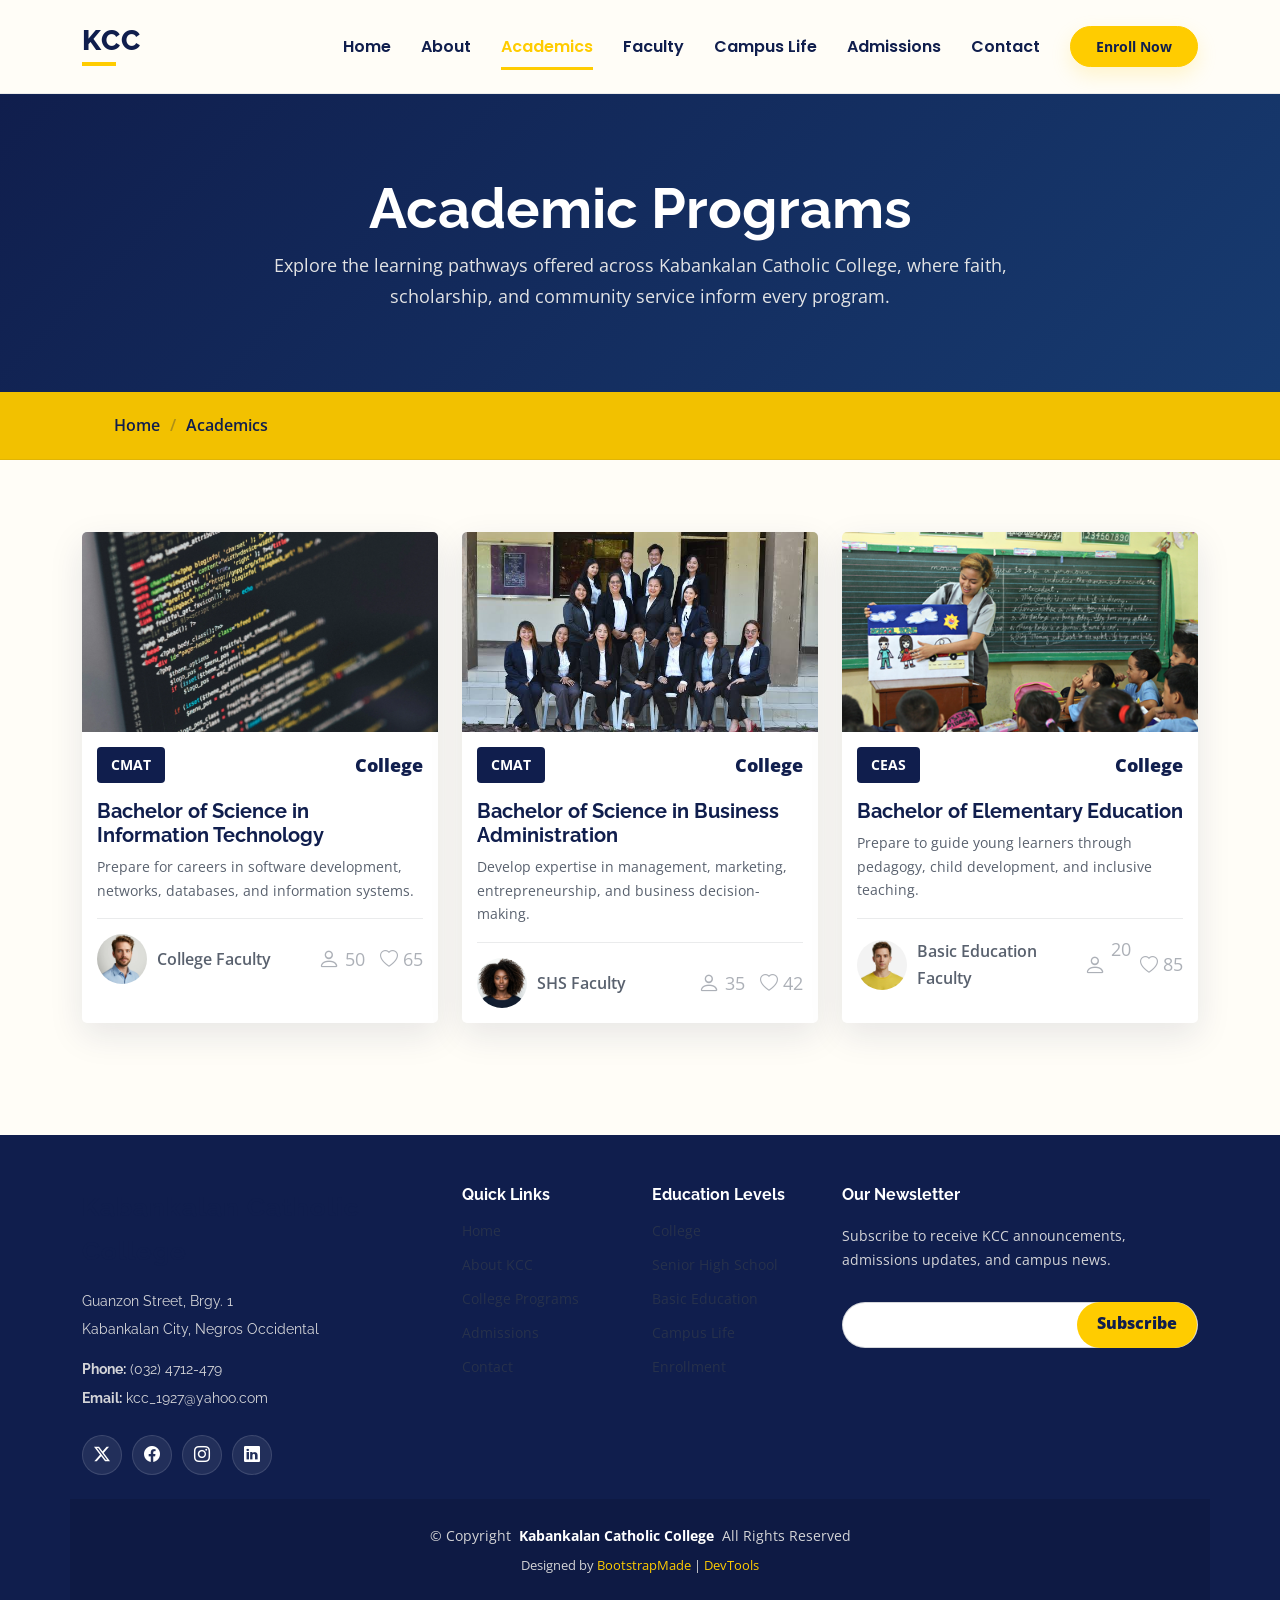
<file: courses.html>
<!DOCTYPE html>
<html lang="en">

<head>
  <meta charset="utf-8">
  <meta content="width=device-width, initial-scale=1.0" name="viewport">
  <title>Academic Programs | Kabankalan Catholic College</title>
  <meta name="description" content="">
  <meta name="keywords" content="">

  <!-- Favicons -->
  <link href="assets/img/favicon.png" rel="icon">
  <link href="assets/img/apple-touch-icon.png" rel="apple-touch-icon">

  <!-- Fonts -->
  <link href="https://fonts.googleapis.com" rel="preconnect">
  <link href="https://fonts.gstatic.com" rel="preconnect" crossorigin>
  <link
    href="https://fonts.googleapis.com/css2?family=Open+Sans:ital,wght@0,300;0,400;0,500;0,600;0,700;0,800;1,300;1,400;1,500;1,600;1,700;1,800&family=Poppins:ital,wght@0,100;0,200;0,300;0,400;0,500;0,600;0,700;0,800;0,900;1,100;1,200;1,300;1,400;1,500;1,600;1,700;1,800;1,900&family=Raleway:ital,wght@0,100;0,200;0,300;0,400;0,500;0,600;0,700;0,800;0,900;1,100;1,200;1,300;1,400;1,500;1,600;1,700;1,800;1,900&display=swap"
    rel="stylesheet">

  <!-- Vendor CSS Files -->
  <link href="assets/vendor/bootstrap/css/bootstrap.min.css" rel="stylesheet">
  <link href="assets/vendor/bootstrap-icons/bootstrap-icons.css" rel="stylesheet">
  <link href="assets/vendor/aos/aos.css" rel="stylesheet">
  <link href="assets/vendor/glightbox/css/glightbox.min.css" rel="stylesheet">
  <link href="assets/vendor/swiper/swiper-bundle.min.css" rel="stylesheet">

  <!-- Main CSS File -->
  <link href="assets/css/main.css" rel="stylesheet">

  <!-- =======================================================
  * KCC website prototype
  * Kabankalan Catholic College
  ======================================================== -->
</head>

<body class="courses-page">

  <header id="header" class="header d-flex align-items-center sticky-top">
    <div class="container-fluid container-xl position-relative d-flex align-items-center">

      <a href="index.html" class="logo d-flex align-items-center me-auto">
        <!-- Uncomment the line below if you also wish to use an image logo -->
        <!-- <img src="assets/img/logo.webp" alt=""> -->
        <h1 class="sitename">KCC</h1>
      </a>

      <nav id="navmenu" class="navmenu">
        <ul>
          <li><a href="index.html">Home<br></a></li>
          <li><a href="about.html">About</a></li>
          <li><a href="courses.html" class="active">Academics</a></li>
          <li><a href="trainers.html">Faculty</a></li>
          <li><a href="events.html">Campus Life</a></li>
          <li><a href="pricing.html">Admissions</a></li>
          <li><a href="contact.html">Contact</a></li>
        </ul>
        <i class="mobile-nav-toggle d-xl-none bi bi-list"></i>
      </nav>

      <a class="btn-getstarted" href="pricing.html">Enroll Now</a>

    </div>
  </header>

  <main class="main">

    <!-- Page Title -->
    <div class="page-title" data-aos="fade">
      <div class="heading">
        <div class="container">
          <div class="row d-flex justify-content-center text-center">
            <div class="col-lg-8">
              <h1>Academic Programs</h1>
              <p class="mb-0">Explore the learning pathways offered across Kabankalan Catholic College, where faith, scholarship, and community service inform every program.</p>
            </div>
          </div>
        </div>
      </div>
      <nav class="breadcrumbs">
        <div class="container">
          <ol>
            <li><a href="index.html">Home</a></li>
            <li class="current">Academics</li>
          </ol>
        </div>
      </nav>
    </div><!-- End Page Title -->

    <!-- Courses Section -->
    <section id="courses" class="courses section">

      <div class="container">

        <div class="row">

          <div class="col-lg-4 col-md-6 d-flex align-items-stretch" data-aos="zoom-in" data-aos-delay="100">
            <div class="course-item">
              <img src="assets/img/course/course-1.webp" class="img-fluid" alt="...">
              <div class="course-content">
                <div class="d-flex justify-content-between align-items-center mb-3">
                  <p class="category">CMAT</p>
                  <p class="price">College</p>
                </div>

                <h3><a href="course-details.html">Bachelor of Science in Information Technology</a></h3>
                <p class="description">Prepare for careers in software development, networks, databases, and information systems.</p>
                <div class="trainer d-flex justify-content-between align-items-center">
                  <div class="trainer-profile d-flex align-items-center">
                    <img src="assets/img/person/person-m-7.webp" class="img-fluid" alt="">
                    <a href="trainers.html" class="trainer-link">College Faculty</a>
                  </div>
                  <div class="trainer-rank d-flex align-items-center">
                    <i class="bi bi-person user-icon"></i>&nbsp;50
                    &nbsp;&nbsp;
                    <i class="bi bi-heart heart-icon"></i>&nbsp;65
                  </div>
                </div>
              </div>
            </div>
          </div> <!-- End Course Item-->

          <div class="col-lg-4 col-md-6 d-flex align-items-stretch mt-4 mt-md-0" data-aos="zoom-in"
            data-aos-delay="200">
            <div class="course-item">
              <img src="assets/img/course/course-2.webp" class="img-fluid" alt="...">
              <div class="course-content">
                <div class="d-flex justify-content-between align-items-center mb-3">
                  <p class="category">CMAT</p>
                  <p class="price">College</p>
                </div>

                <h3><a href="course-details.html">Bachelor of Science in Business Administration</a></h3>
                <p class="description">Develop expertise in management, marketing, entrepreneurship, and business decision-making.</p>
                <div class="trainer d-flex justify-content-between align-items-center">
                  <div class="trainer-profile d-flex align-items-center">
                    <img src="assets/img/person/person-f-14.webp" class="img-fluid" alt="">
                    <a href="trainers.html" class="trainer-link">SHS Faculty</a>
                  </div>
                  <div class="trainer-rank d-flex align-items-center">
                    <i class="bi bi-person user-icon"></i>&nbsp;35
                    &nbsp;&nbsp;
                    <i class="bi bi-heart heart-icon"></i>&nbsp;42
                  </div>
                </div>
              </div>
            </div>
          </div> <!-- End Course Item-->

          <div class="col-lg-4 col-md-6 d-flex align-items-stretch mt-4 mt-lg-0" data-aos="zoom-in"
            data-aos-delay="300">
            <div class="course-item">
              <img src="assets/img/course/course-3.webp" class="img-fluid" alt="...">
              <div class="course-content">
                <div class="d-flex justify-content-between align-items-center mb-3">
                  <p class="category">CEAS</p>
                  <p class="price">College</p>
                </div>

                <h3><a href="course-details.html">Bachelor of Elementary Education</a></h3>
                <p class="description">Prepare to guide young learners through pedagogy, child development, and inclusive teaching.</p>
                <div class="trainer d-flex justify-content-between align-items-center">
                  <div class="trainer-profile d-flex align-items-center">
                    <img src="assets/img/person/person-m-12.webp" class="img-fluid" alt="">
                    <a href="trainers.html" class="trainer-link">Basic Education Faculty</a>
                  </div>
                  <div class="trainer-rank d-flex align-items-center">
                    <i class="bi bi-person user-icon"></i>&nbsp;20
                    &nbsp;&nbsp;
                    <i class="bi bi-heart heart-icon"></i>&nbsp;85
                  </div>
                </div>
              </div>
            </div>
          </div> <!-- End Course Item-->

        </div>

      </div>

    </section><!-- /Courses Section -->

  </main>

  <footer id="footer" class="footer position-relative light-background">

    <div class="container footer-top">
      <div class="row gy-4">
        <div class="col-lg-4 col-md-6 footer-about">
          <a href="index.html" class="logo d-flex align-items-center">
            <span class="sitename">Kabankalan Catholic College</span>
          </a>
          <div class="footer-contact pt-3">
            <p>Guanzon Street, Brgy. 1</p>
            <p>Kabankalan City, Negros Occidental</p>
            <p class="mt-3"><strong>Phone:</strong> <span>(032) 4712-479</span></p>
            <p><strong>Email:</strong> <span>kcc_1927@yahoo.com</span></p>
          </div>
          <div class="social-links d-flex mt-4">
            <a href=""><i class="bi bi-twitter-x"></i></a>
            <a href=""><i class="bi bi-facebook"></i></a>
            <a href=""><i class="bi bi-instagram"></i></a>
            <a href=""><i class="bi bi-linkedin"></i></a>
          </div>
        </div>

        <div class="col-lg-2 col-md-3 footer-links">
          <h4>Quick Links</h4>
          <ul>
            <li><a href="index.html">Home</a></li>
            <li><a href="about.html">About KCC</a></li>
            <li><a href="courses.html">College Programs</a></li>
            <li><a href="pricing.html">Admissions</a></li>
            <li><a href="contact.html">Contact</a></li>
          </ul>
        </div>

        <div class="col-lg-2 col-md-3 footer-links">
          <h4>Education Levels</h4>
          <ul>
            <li><a href="courses.html">College</a></li>
            <li><a href="courses.html">Senior High School</a></li>
            <li><a href="courses.html">Basic Education</a></li>
            <li><a href="events.html">Campus Life</a></li>
            <li><a href="pricing.html">Enrollment</a></li>
          </ul>
        </div>

        <div class="col-lg-4 col-md-12 footer-newsletter">
          <h4>Our Newsletter</h4>
          <p>Subscribe to receive KCC announcements, admissions updates, and campus news.</p>
          <form action="#" method="post" class="email-form">
            <div class="newsletter-form"><input type="email" name="email"><input type="submit" value="Subscribe"></div>
            <div class="loading">Loading</div>
            <div class="error-message"></div>
            <div class="sent-message">Your subscription request has been sent. Thank you!</div>
          </form>
        </div>

      </div>
    </div>

    <div class="container copyright text-center mt-4">
      <p>© <span>Copyright</span> <strong class="px-1 sitename">Kabankalan Catholic College</strong> <span>All Rights Reserved</span></p>
      <div class="credits">
        <!-- All the links in the footer should remain intact. -->
        <!-- You can delete the links only if you've purchased the pro version. -->
        <!-- Licensing information: https://bootstrapmade.com/license/ -->
        Designed by <a href="https://bootstrapmade.com/">BootstrapMade</a> | <a
          href="https://bootstrapmade.com/tools/">DevTools</a>
      </div>
    </div>

  </footer>

  <!-- Scroll Top -->
  <a href="#" id="scroll-top" class="scroll-top d-flex align-items-center justify-content-center"><i
      class="bi bi-arrow-up-short"></i></a>

  <!-- Preloader -->
  <div id="preloader"></div>

  <!-- Vendor JS Files -->
  <script src="assets/vendor/bootstrap/js/bootstrap.bundle.min.js"></script>
  <script src="assets/vendor/aos/aos.js"></script>
  <script src="assets/vendor/glightbox/js/glightbox.min.js"></script>
  <script src="assets/vendor/purecounter/purecounter_vanilla.js"></script>
  <script src="assets/vendor/swiper/swiper-bundle.min.js"></script>

  <!-- Main JS File -->
  <script src="assets/js/main.js"></script>

</body>

</html>
</file>
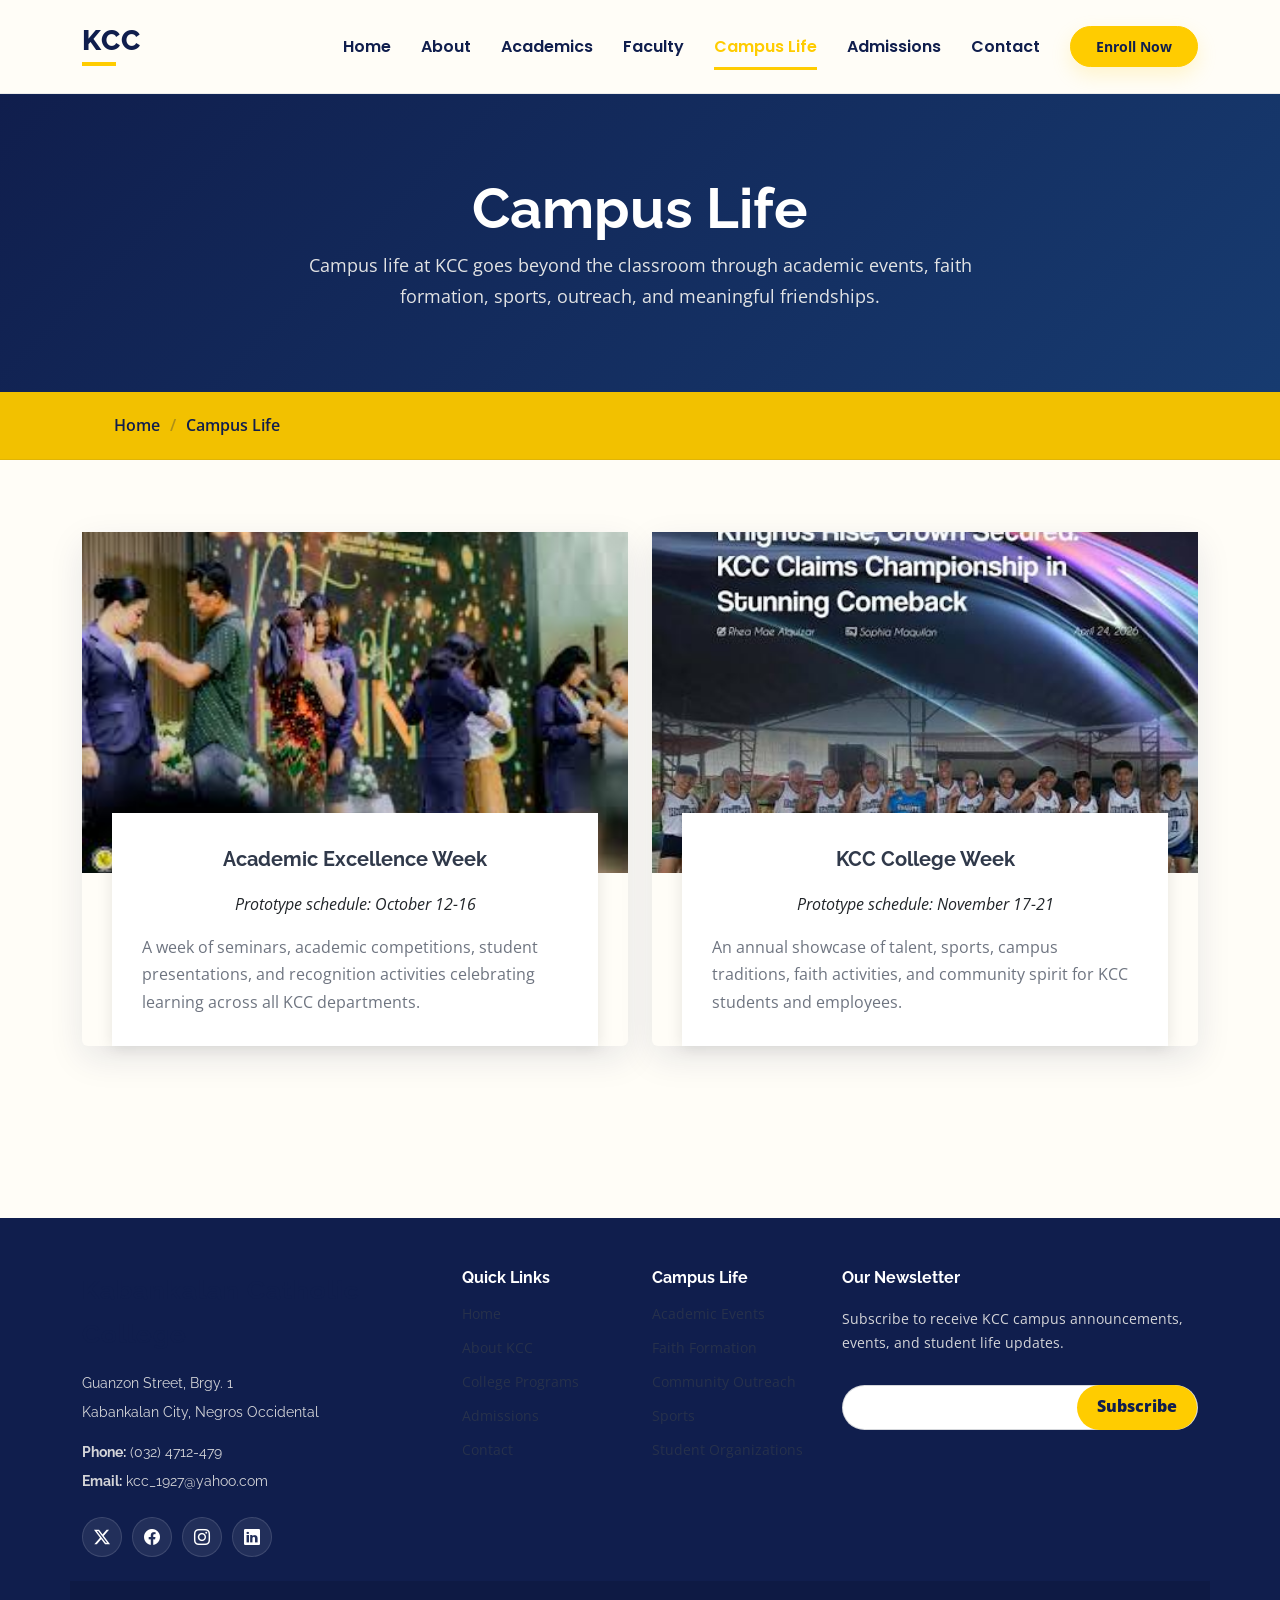
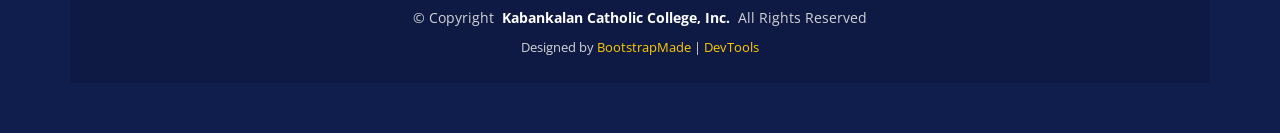
<file: events.html>
<!DOCTYPE html>
<html lang="en">

<head>
  <meta charset="utf-8">
  <meta content="width=device-width, initial-scale=1.0" name="viewport">
  <title>Campus Life - Kabankalan Catholic College, Inc.</title>
  <meta name="description" content="">
  <meta name="keywords" content="">

  <!-- Favicons -->
  <link href="assets/img/favicon.png" rel="icon">
  <link href="assets/img/apple-touch-icon.png" rel="apple-touch-icon">

  <!-- Fonts -->
  <link href="https://fonts.googleapis.com" rel="preconnect">
  <link href="https://fonts.gstatic.com" rel="preconnect" crossorigin>
  <link href="https://fonts.googleapis.com/css2?family=Open+Sans:ital,wght@0,300;0,400;0,500;0,600;0,700;0,800;1,300;1,400;1,500;1,600;1,700;1,800&family=Poppins:ital,wght@0,100;0,200;0,300;0,400;0,500;0,600;0,700;0,800;0,900;1,100;1,200;1,300;1,400;1,500;1,600;1,700;1,800;1,900&family=Raleway:ital,wght@0,100;0,200;0,300;0,400;0,500;0,600;0,700;0,800;0,900;1,100;1,200;1,300;1,400;1,500;1,600;1,700;1,800;1,900&display=swap" rel="stylesheet">

  <!-- Vendor CSS Files -->
  <link href="assets/vendor/bootstrap/css/bootstrap.min.css" rel="stylesheet">
  <link href="assets/vendor/bootstrap-icons/bootstrap-icons.css" rel="stylesheet">
  <link href="assets/vendor/aos/aos.css" rel="stylesheet">
  <link href="assets/vendor/glightbox/css/glightbox.min.css" rel="stylesheet">
  <link href="assets/vendor/swiper/swiper-bundle.min.css" rel="stylesheet">

  <!-- Main CSS File -->
  <link href="assets/css/main.css" rel="stylesheet">

  <!-- =======================================================
  * KCC website prototype
  * Kabankalan Catholic College
  * Updated: Jul 07 2025 with Bootstrap v5.3.7
  * Author: BootstrapMade.com
  * License: https://bootstrapmade.com/license/
  ======================================================== -->
</head>

<body class="events-page">

  <header id="header" class="header d-flex align-items-center sticky-top">
    <div class="container-fluid container-xl position-relative d-flex align-items-center">

      <a href="index.html" class="logo d-flex align-items-center me-auto">
        <!-- Uncomment the line below if you also wish to use an image logo -->
        <!-- <img src="assets/img/logo.webp" alt=""> -->
        <h1 class="sitename">KCC</h1>
      </a>

      <nav id="navmenu" class="navmenu">
        <ul>
          <li><a href="index.html">Home<br></a></li>
          <li><a href="about.html">About</a></li>
          <li><a href="courses.html">Academics</a></li>
          <li><a href="trainers.html">Faculty</a></li>
          <li><a href="events.html" class="active">Campus Life</a></li>
          <li><a href="pricing.html">Admissions</a></li>
          <li><a href="contact.html">Contact</a></li>
        </ul>
        <i class="mobile-nav-toggle d-xl-none bi bi-list"></i>
      </nav>

      <a class="btn-getstarted" href="pricing.html">Enroll Now</a>

    </div>
  </header>

  <main class="main">

    <!-- Page Title -->
    <div class="page-title" data-aos="fade">
      <div class="heading">
        <div class="container">
          <div class="row d-flex justify-content-center text-center">
            <div class="col-lg-8">
              <h1>Campus Life</h1>
              <p class="mb-0">Campus life at KCC goes beyond the classroom through academic events, faith formation, sports, outreach, and meaningful friendships.</p>
            </div>
          </div>
        </div>
      </div>
      <nav class="breadcrumbs">
        <div class="container">
          <ol>
            <li><a href="index.html">Home</a></li>
            <li class="current">Campus Life</li>
          </ol>
        </div>
      </nav>
    </div><!-- End Page Title -->

    <!-- Events Section -->
    <section id="events" class="events section">

      <div class="container" data-aos="fade-up">

        <div class="row">
          <div class="col-md-6 d-flex align-items-stretch">
            <div class="card">
              <div class="card-img">
                <img src="assets/img/event/event-item-1.webp" alt="...">
              </div>
              <div class="card-body">
                <h5 class="card-title"><a href="">Academic Excellence Week</a></h5>
                <p class="fst-italic text-center">Prototype schedule: October 12-16</p>
                <p class="card-text">A week of seminars, academic competitions, student presentations, and recognition activities celebrating learning across all KCC departments.</p>
              </div>
            </div>
          </div>
          <div class="col-md-6 d-flex align-items-stretch">
            <div class="card">
              <div class="card-img">
                <img src="assets/img/event/event-item-2.webp" alt="...">
              </div>
              <div class="card-body">
                <h5 class="card-title"><a href="">KCC College Week</a></h5>
                <p class="fst-italic text-center">Prototype schedule: November 17-21</p>
                <p class="card-text">An annual showcase of talent, sports, campus traditions, faith activities, and community spirit for KCC students and employees.</p>
              </div>
            </div>

          </div>
        </div>

      </div>

    </section><!-- /Events Section -->

  </main>

  <footer id="footer" class="footer position-relative light-background">

    <div class="container footer-top">
      <div class="row gy-4">
        <div class="col-lg-4 col-md-6 footer-about">
          <a href="index.html" class="logo d-flex align-items-center">
            <span class="sitename">Kabankalan Catholic College</span>
          </a>
          <div class="footer-contact pt-3">
            <p>Guanzon Street, Brgy. 1</p>
            <p>Kabankalan City, Negros Occidental</p>
            <p class="mt-3"><strong>Phone:</strong> <span>(032) 4712-479</span></p>
            <p><strong>Email:</strong> <span>kcc_1927@yahoo.com</span></p>
          </div>
          <div class="social-links d-flex mt-4">
            <a href=""><i class="bi bi-twitter-x"></i></a>
            <a href=""><i class="bi bi-facebook"></i></a>
            <a href=""><i class="bi bi-instagram"></i></a>
            <a href=""><i class="bi bi-linkedin"></i></a>
          </div>
        </div>

        <div class="col-lg-2 col-md-3 footer-links">
          <h4>Quick Links</h4>
          <ul>
            <li><a href="index.html">Home</a></li>
            <li><a href="about.html">About KCC</a></li>
            <li><a href="courses.html">College Programs</a></li>
            <li><a href="pricing.html">Admissions</a></li>
            <li><a href="contact.html">Contact</a></li>
          </ul>
        </div>

        <div class="col-lg-2 col-md-3 footer-links">
          <h4>Campus Life</h4>
          <ul>
            <li><a href="#">Academic Events</a></li>
            <li><a href="#">Faith Formation</a></li>
            <li><a href="#">Community Outreach</a></li>
            <li><a href="#">Sports</a></li>
            <li><a href="#">Student Organizations</a></li>
          </ul>
        </div>

        <div class="col-lg-4 col-md-12 footer-newsletter">
          <h4>Our Newsletter</h4>
          <p>Subscribe to receive KCC campus announcements, events, and student life updates.</p>
          <form action="#" method="post" class="email-form">
            <div class="newsletter-form"><input type="email" name="email"><input type="submit" value="Subscribe"></div>
            <div class="loading">Loading</div>
            <div class="error-message"></div>
            <div class="sent-message">Your subscription request has been sent. Thank you!</div>
          </form>
        </div>

      </div>
    </div>

    <div class="container copyright text-center mt-4">
      <p>© <span>Copyright</span> <strong class="px-1 sitename">Kabankalan Catholic College, Inc.</strong> <span>All Rights Reserved</span></p>
      <div class="credits">
        <!-- All the links in the footer should remain intact. -->
        <!-- You can delete the links only if you've purchased the pro version. -->
        <!-- Licensing information: https://bootstrapmade.com/license/ -->
        Designed by <a href="https://bootstrapmade.com/">BootstrapMade</a> | <a href="https://bootstrapmade.com/tools/">DevTools</a>
      </div>
    </div>

  </footer>

  <!-- Scroll Top -->
  <a href="#" id="scroll-top" class="scroll-top d-flex align-items-center justify-content-center"><i class="bi bi-arrow-up-short"></i></a>

  <!-- Preloader -->
  <div id="preloader"></div>

  <!-- Vendor JS Files -->
  <script src="assets/vendor/bootstrap/js/bootstrap.bundle.min.js"></script>
  <script src="assets/vendor/aos/aos.js"></script>
  <script src="assets/vendor/glightbox/js/glightbox.min.js"></script>
  <script src="assets/vendor/purecounter/purecounter_vanilla.js"></script>
  <script src="assets/vendor/swiper/swiper-bundle.min.js"></script>

  <!-- Main JS File -->
  <script src="assets/js/main.js"></script>

</body>

</html>
</file>
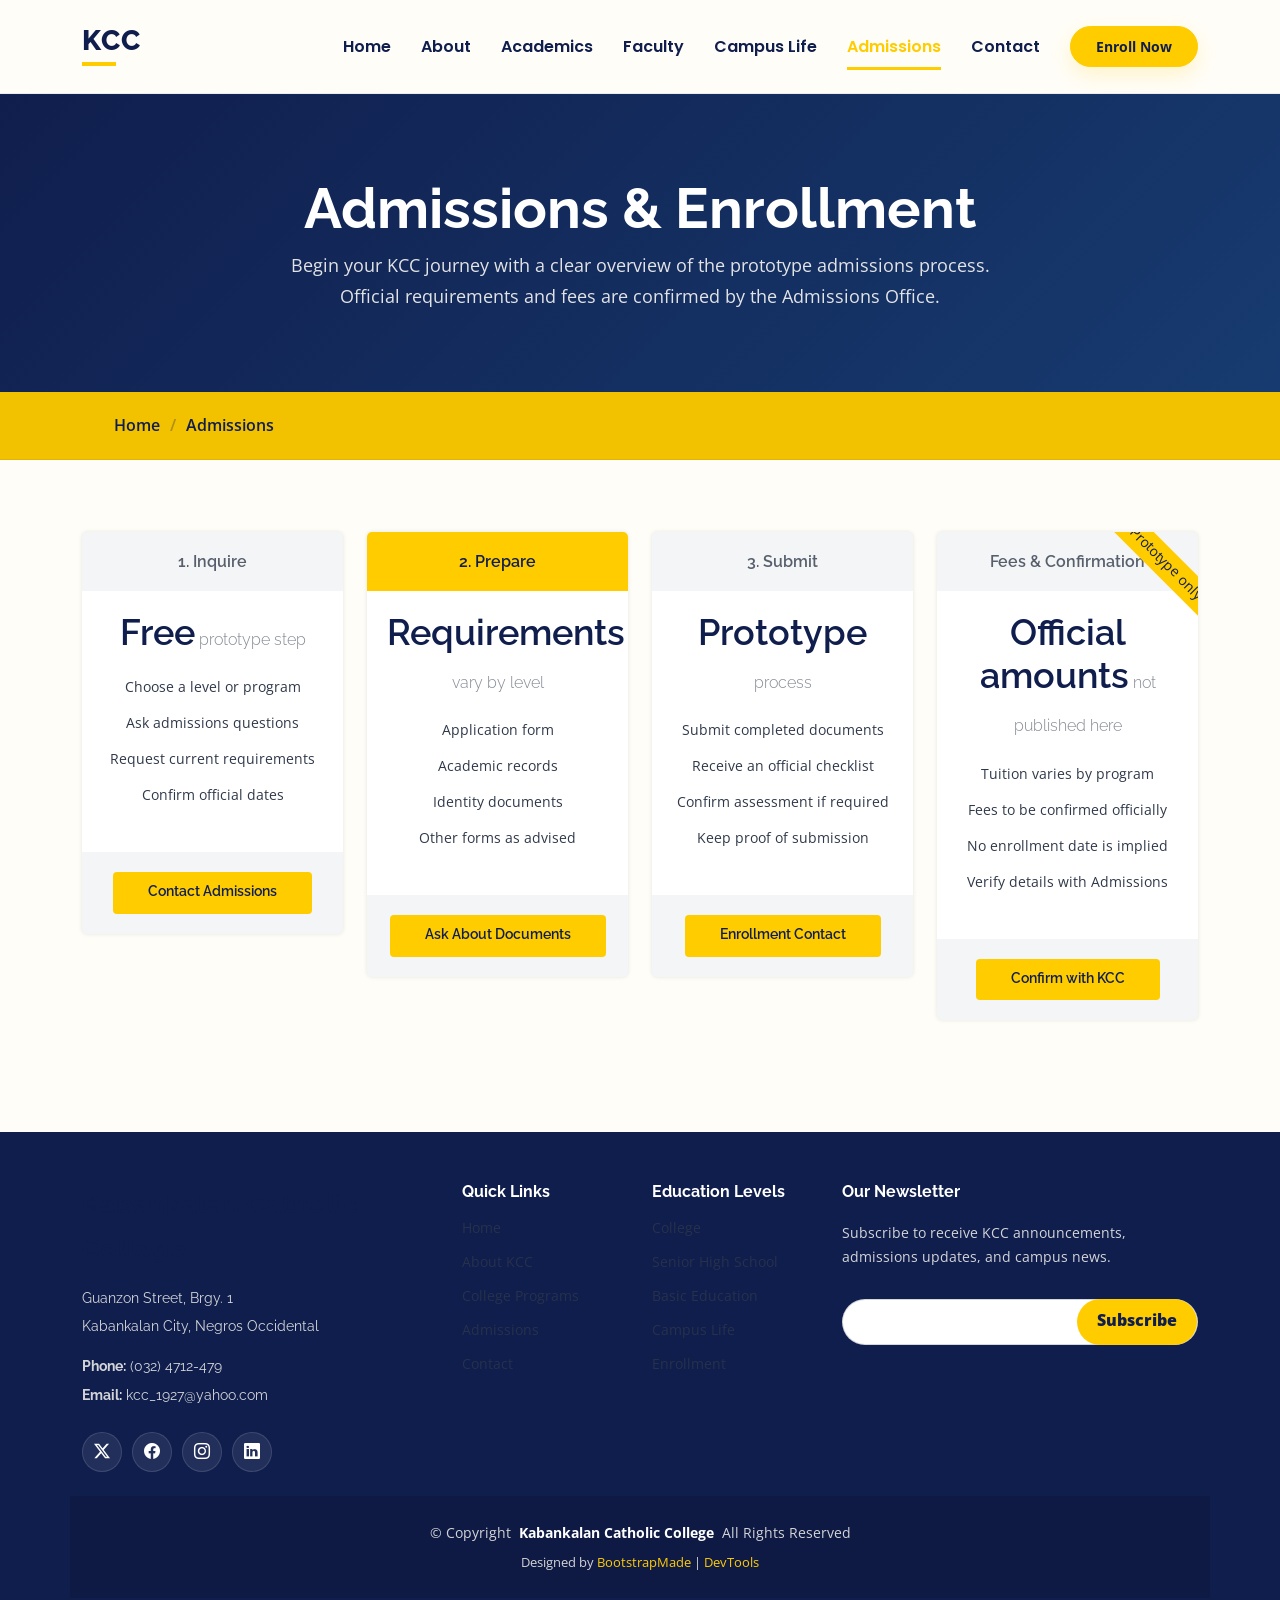
<file: pricing.html>
<!DOCTYPE html>
<html lang="en">

<head>
  <meta charset="utf-8">
  <meta content="width=device-width, initial-scale=1.0" name="viewport">
  <title>Admissions | Kabankalan Catholic College</title>
  <meta name="description" content="">
  <meta name="keywords" content="">

  <!-- Favicons -->
  <link href="assets/img/favicon.png" rel="icon">
  <link href="assets/img/apple-touch-icon.png" rel="apple-touch-icon">

  <!-- Fonts -->
  <link href="https://fonts.googleapis.com" rel="preconnect">
  <link href="https://fonts.gstatic.com" rel="preconnect" crossorigin>
  <link href="https://fonts.googleapis.com/css2?family=Open+Sans:ital,wght@0,300;0,400;0,500;0,600;0,700;0,800;1,300;1,400;1,500;1,600;1,700;1,800&family=Poppins:ital,wght@0,100;0,200;0,300;0,400;0,500;0,600;0,700;0,800;0,900;1,100;1,200;1,300;1,400;1,500;1,600;1,700;1,800;1,900&family=Raleway:ital,wght@0,100;0,200;0,300;0,400;0,500;0,600;0,700;0,800;0,900;1,100;1,200;1,300;1,400;1,500;1,600;1,700;1,800;1,900&display=swap" rel="stylesheet">

  <!-- Vendor CSS Files -->
  <link href="assets/vendor/bootstrap/css/bootstrap.min.css" rel="stylesheet">
  <link href="assets/vendor/bootstrap-icons/bootstrap-icons.css" rel="stylesheet">
  <link href="assets/vendor/aos/aos.css" rel="stylesheet">
  <link href="assets/vendor/glightbox/css/glightbox.min.css" rel="stylesheet">
  <link href="assets/vendor/swiper/swiper-bundle.min.css" rel="stylesheet">

  <!-- Main CSS File -->
  <link href="assets/css/main.css" rel="stylesheet">

  <!-- =======================================================
  * KCC website prototype
  * Kabankalan Catholic College
  * Updated: Jul 07 2025 with Bootstrap v5.3.7
  * Author: BootstrapMade.com
  * License: https://bootstrapmade.com/license/
  ======================================================== -->
</head>

<body class="pricing-page">

  <header id="header" class="header d-flex align-items-center sticky-top">
    <div class="container-fluid container-xl position-relative d-flex align-items-center">

      <a href="index.html" class="logo d-flex align-items-center me-auto">
        <!-- Uncomment the line below if you also wish to use an image logo -->
        <!-- <img src="assets/img/logo.webp" alt=""> -->
        <h1 class="sitename">KCC</h1>
      </a>

      <nav id="navmenu" class="navmenu">
        <ul>
          <li><a href="index.html">Home<br></a></li>
          <li><a href="about.html">About</a></li>
          <li><a href="courses.html">Academics</a></li>
          <li><a href="trainers.html">Faculty</a></li>
          <li><a href="events.html">Campus Life</a></li>
          <li><a href="pricing.html" class="active">Admissions</a></li>
          <li><a href="contact.html">Contact</a></li>
        </ul>
        <i class="mobile-nav-toggle d-xl-none bi bi-list"></i>
      </nav>

      <a class="btn-getstarted" href="pricing.html">Enroll Now</a>

    </div>
  </header>

  <main class="main">

    <!-- Page Title -->
    <div class="page-title" data-aos="fade">
      <div class="heading">
        <div class="container">
          <div class="row d-flex justify-content-center text-center">
            <div class="col-lg-8">
              <h1>Admissions & Enrollment</h1>
              <p class="mb-0">Begin your KCC journey with a clear overview of the prototype admissions process. Official requirements and fees are confirmed by the Admissions Office.</p>
            </div>
          </div>
        </div>
      </div>
      <nav class="breadcrumbs">
        <div class="container">
          <ol>
            <li><a href="index.html">Home</a></li>
            <li class="current">Admissions</li>
          </ol>
        </div>
      </nav>
    </div><!-- End Page Title -->

    <!-- Pricing Section -->
    <section id="pricing" class="pricing section">

      <div class="container">

        <div class="row gy-3">

          <div class="col-xl-3 col-lg-6" data-aos="fade-up" data-aos-delay="100">
            <div class="pricing-item">
              <h3>1. Inquire</h3>
              <h4>Free<span> prototype step</span></h4>
              <ul>
                <li>Choose a level or program</li>
                <li>Ask admissions questions</li>
                <li>Request current requirements</li>
                <li>Confirm official dates</li>
              </ul>
              <div class="btn-wrap">
                <a href="contact.html" class="btn-buy">Contact Admissions</a>
              </div>
            </div>
          </div><!-- End Pricing Item -->

          <div class="col-xl-3 col-lg-6" data-aos="fade-up" data-aos-delay="200">
            <div class="pricing-item featured">
              <h3>2. Prepare</h3>
              <h4>Requirements<span> vary by level</span></h4>
              <ul>
                <li>Application form</li>
                <li>Academic records</li>
                <li>Identity documents</li>
                <li>Other forms as advised</li>
              </ul>
              <div class="btn-wrap">
                <a href="contact.html" class="btn-buy">Ask About Documents</a>
              </div>
            </div>
          </div><!-- End Pricing Item -->

          <div class="col-xl-3 col-lg-6" data-aos="fade-up" data-aos-delay="400">
            <div class="pricing-item">
              <h3>3. Submit</h3>
              <h4>Prototype<span> process</span></h4>
              <ul>
                <li>Submit completed documents</li>
                <li>Receive an official checklist</li>
                <li>Confirm assessment if required</li>
                <li>Keep proof of submission</li>
              </ul>
              <div class="btn-wrap">
                <a href="contact.html" class="btn-buy">Enrollment Contact</a>
              </div>
            </div>
          </div><!-- End Pricing Item -->

          <div class="col-xl-3 col-lg-6" data-aos="fade-up" data-aos-delay="400">
            <div class="pricing-item">
              <span class="advanced">Prototype only</span>
              <h3>Fees & Confirmation</h3>
              <h4>Official amounts<span> not published here</span></h4>
              <ul>
                <li>Tuition varies by program</li>
                <li>Fees to be confirmed officially</li>
                <li>No enrollment date is implied</li>
                <li>Verify details with Admissions</li>
              </ul>
              <div class="btn-wrap">
                <a href="contact.html" class="btn-buy">Confirm with KCC</a>
              </div>
            </div>
          </div><!-- End Pricing Item -->

        </div>

      </div>

    </section><!-- /Pricing Section -->

  </main>

  <footer id="footer" class="footer position-relative light-background">

    <div class="container footer-top">
      <div class="row gy-4">
        <div class="col-lg-4 col-md-6 footer-about">
          <a href="index.html" class="logo d-flex align-items-center">
            <span class="sitename">Kabankalan Catholic College</span>
          </a>
          <div class="footer-contact pt-3">
            <p>Guanzon Street, Brgy. 1</p>
            <p>Kabankalan City, Negros Occidental</p>
            <p class="mt-3"><strong>Phone:</strong> <span>(032) 4712-479</span></p>
            <p><strong>Email:</strong> <span>kcc_1927@yahoo.com</span></p>
          </div>
          <div class="social-links d-flex mt-4">
            <a href=""><i class="bi bi-twitter-x"></i></a>
            <a href=""><i class="bi bi-facebook"></i></a>
            <a href=""><i class="bi bi-instagram"></i></a>
            <a href=""><i class="bi bi-linkedin"></i></a>
          </div>
        </div>

        <div class="col-lg-2 col-md-3 footer-links">
          <h4>Quick Links</h4>
          <ul>
            <li><a href="index.html">Home</a></li>
            <li><a href="about.html">About KCC</a></li>
            <li><a href="courses.html">College Programs</a></li>
            <li><a href="pricing.html">Admissions</a></li>
            <li><a href="contact.html">Contact</a></li>
          </ul>
        </div>

        <div class="col-lg-2 col-md-3 footer-links">
          <h4>Education Levels</h4>
          <ul>
            <li><a href="courses.html">College</a></li>
            <li><a href="courses.html">Senior High School</a></li>
            <li><a href="courses.html">Basic Education</a></li>
            <li><a href="events.html">Campus Life</a></li>
            <li><a href="pricing.html">Enrollment</a></li>
          </ul>
        </div>

        <div class="col-lg-4 col-md-12 footer-newsletter">
          <h4>Our Newsletter</h4>
          <p>Subscribe to receive KCC announcements, admissions updates, and campus news.</p>
          <form action="#" method="post" class="email-form">
            <div class="newsletter-form"><input type="email" name="email"><input type="submit" value="Subscribe"></div>
            <div class="loading">Loading</div>
            <div class="error-message"></div>
            <div class="sent-message">Your subscription request has been sent. Thank you!</div>
          </form>
        </div>

      </div>
    </div>

    <div class="container copyright text-center mt-4">
      <p>© <span>Copyright</span> <strong class="px-1 sitename">Kabankalan Catholic College</strong> <span>All Rights Reserved</span></p>
      <div class="credits">
        <!-- All the links in the footer should remain intact. -->
        <!-- You can delete the links only if you've purchased the pro version. -->
        <!-- Licensing information: https://bootstrapmade.com/license/ -->
        Designed by <a href="https://bootstrapmade.com/">BootstrapMade</a> | <a href="https://bootstrapmade.com/tools/">DevTools</a>
      </div>
    </div>

  </footer>

  <!-- Scroll Top -->
  <a href="#" id="scroll-top" class="scroll-top d-flex align-items-center justify-content-center"><i class="bi bi-arrow-up-short"></i></a>

  <!-- Preloader -->
  <div id="preloader"></div>

  <!-- Vendor JS Files -->
  <script src="assets/vendor/bootstrap/js/bootstrap.bundle.min.js"></script>
  <script src="assets/vendor/aos/aos.js"></script>
  <script src="assets/vendor/glightbox/js/glightbox.min.js"></script>
  <script src="assets/vendor/purecounter/purecounter_vanilla.js"></script>
  <script src="assets/vendor/swiper/swiper-bundle.min.js"></script>

  <!-- Main JS File -->
  <script src="assets/js/main.js"></script>

</body>

</html>
</file>
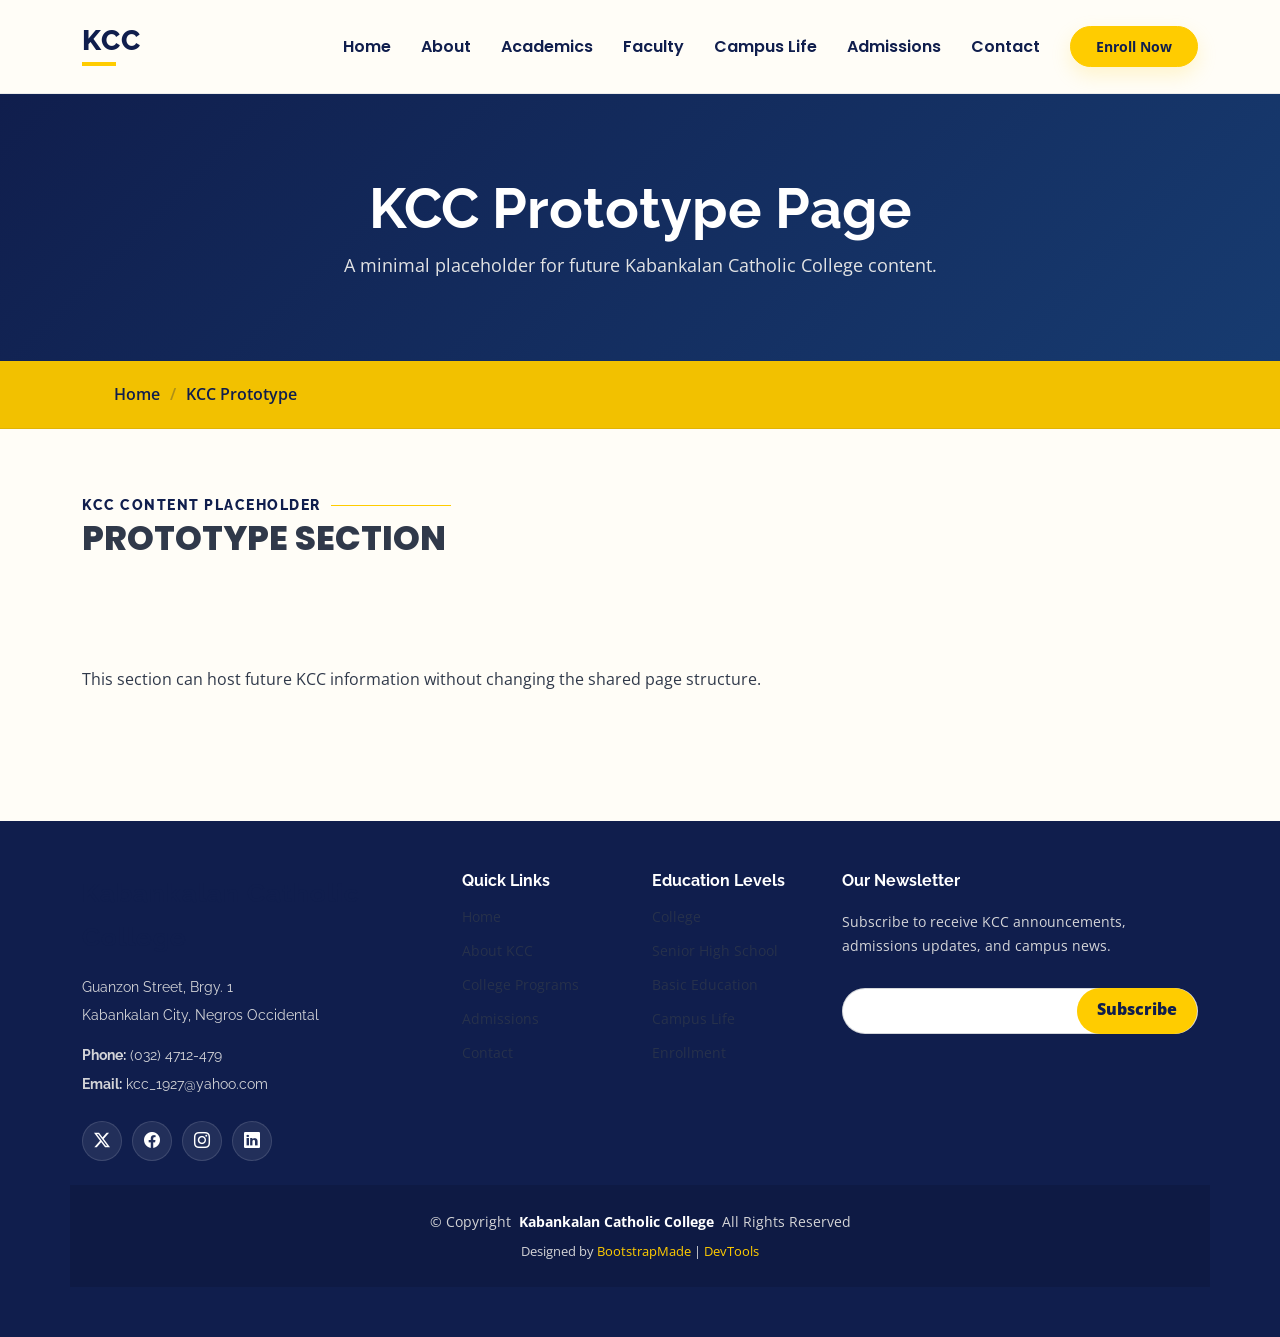
<file: starter-page.html>
<!DOCTYPE html>
<html lang="en">

<head>
  <meta charset="utf-8">
  <meta content="width=device-width, initial-scale=1.0" name="viewport">
  <title>KCC Prototype Page | Kabankalan Catholic College</title>
  <meta name="description" content="">
  <meta name="keywords" content="">

  <!-- Favicons -->
  <link href="assets/img/favicon.png" rel="icon">
  <link href="assets/img/apple-touch-icon.png" rel="apple-touch-icon">

  <!-- Fonts -->
  <link href="https://fonts.googleapis.com" rel="preconnect">
  <link href="https://fonts.gstatic.com" rel="preconnect" crossorigin>
  <link href="https://fonts.googleapis.com/css2?family=Open+Sans:ital,wght@0,300;0,400;0,500;0,600;0,700;0,800;1,300;1,400;1,500;1,600;1,700;1,800&family=Poppins:ital,wght@0,100;0,200;0,300;0,400;0,500;0,600;0,700;0,800;0,900;1,100;1,200;1,300;1,400;1,500;1,600;1,700;1,800;1,900&family=Raleway:ital,wght@0,100;0,200;0,300;0,400;0,500;0,600;0,700;0,800;0,900;1,100;1,200;1,300;1,400;1,500;1,600;1,700;1,800;1,900&display=swap" rel="stylesheet">

  <!-- Vendor CSS Files -->
  <link href="assets/vendor/bootstrap/css/bootstrap.min.css" rel="stylesheet">
  <link href="assets/vendor/bootstrap-icons/bootstrap-icons.css" rel="stylesheet">
  <link href="assets/vendor/aos/aos.css" rel="stylesheet">
  <link href="assets/vendor/glightbox/css/glightbox.min.css" rel="stylesheet">
  <link href="assets/vendor/swiper/swiper-bundle.min.css" rel="stylesheet">

  <!-- Main CSS File -->
  <link href="assets/css/main.css" rel="stylesheet">

  <!-- =======================================================
  * KCC website prototype
  * Kabankalan Catholic College
  * Updated: Jul 07 2025 with Bootstrap v5.3.7
  * Author: BootstrapMade.com
  * License: https://bootstrapmade.com/license/
  ======================================================== -->
</head>

<body class="starter-page-page">

  <header id="header" class="header d-flex align-items-center sticky-top">
    <div class="container-fluid container-xl position-relative d-flex align-items-center">

      <a href="index.html" class="logo d-flex align-items-center me-auto">
        <!-- Uncomment the line below if you also wish to use an image logo -->
        <!-- <img src="assets/img/logo.webp" alt=""> -->
        <h1 class="sitename">KCC</h1>
      </a>

      <nav id="navmenu" class="navmenu">
        <ul>
          <li><a href="index.html">Home<br></a></li>
          <li><a href="about.html">About</a></li>
          <li><a href="courses.html">Academics</a></li>
          <li><a href="trainers.html">Faculty</a></li>
          <li><a href="events.html">Campus Life</a></li>
          <li><a href="pricing.html">Admissions</a></li>
          <li><a href="contact.html">Contact</a></li>
        </ul>
        <i class="mobile-nav-toggle d-xl-none bi bi-list"></i>
      </nav>

      <a class="btn-getstarted" href="pricing.html">Enroll Now</a>

    </div>
  </header>

  <main class="main">

    <!-- Page Title -->
    <div class="page-title" data-aos="fade">
      <div class="heading">
        <div class="container">
          <div class="row d-flex justify-content-center text-center">
            <div class="col-lg-8">
              <h1>KCC Prototype Page</h1>
              <p class="mb-0">A minimal placeholder for future Kabankalan Catholic College content.</p>
            </div>
          </div>
        </div>
      </div>
      <nav class="breadcrumbs">
        <div class="container">
          <ol>
            <li><a href="index.html">Home</a></li>
            <li class="current">KCC Prototype</li>
          </ol>
        </div>
      </nav>
    </div><!-- End Page Title -->

    <!-- Starter Section Section -->
    <section id="starter-section" class="starter-section section">

      <!-- Section Title -->
      <div class="container section-title" data-aos="fade-up">
        <h2>KCC Content Placeholder</h2>
        <p>Prototype section<br></p>
      </div><!-- End Section Title -->

      <div class="container" data-aos="fade-up">
        <p>This section can host future KCC information without changing the shared page structure.</p>
      </div>

    </section><!-- /Starter Section Section -->

  </main>

  <footer id="footer" class="footer position-relative light-background">

    <div class="container footer-top">
      <div class="row gy-4">
        <div class="col-lg-4 col-md-6 footer-about">
          <a href="index.html" class="logo d-flex align-items-center">
            <span class="sitename">Kabankalan Catholic College</span>
          </a>
          <div class="footer-contact pt-3">
            <p>Guanzon Street, Brgy. 1</p>
            <p>Kabankalan City, Negros Occidental</p>
            <p class="mt-3"><strong>Phone:</strong> <span>(032) 4712-479</span></p>
            <p><strong>Email:</strong> <span>kcc_1927@yahoo.com</span></p>
          </div>
          <div class="social-links d-flex mt-4">
            <a href=""><i class="bi bi-twitter-x"></i></a>
            <a href=""><i class="bi bi-facebook"></i></a>
            <a href=""><i class="bi bi-instagram"></i></a>
            <a href=""><i class="bi bi-linkedin"></i></a>
          </div>
        </div>

        <div class="col-lg-2 col-md-3 footer-links">
          <h4>Quick Links</h4>
          <ul>
            <li><a href="index.html">Home</a></li>
            <li><a href="about.html">About KCC</a></li>
            <li><a href="courses.html">College Programs</a></li>
            <li><a href="pricing.html">Admissions</a></li>
            <li><a href="contact.html">Contact</a></li>
          </ul>
        </div>

        <div class="col-lg-2 col-md-3 footer-links">
          <h4>Education Levels</h4>
          <ul>
            <li><a href="courses.html">College</a></li>
            <li><a href="courses.html">Senior High School</a></li>
            <li><a href="courses.html">Basic Education</a></li>
            <li><a href="events.html">Campus Life</a></li>
            <li><a href="pricing.html">Enrollment</a></li>
          </ul>
        </div>

        <div class="col-lg-4 col-md-12 footer-newsletter">
          <h4>Our Newsletter</h4>
          <p>Subscribe to receive KCC announcements, admissions updates, and campus news.</p>
          <form action="#" method="post" class="email-form">
            <div class="newsletter-form"><input type="email" name="email"><input type="submit" value="Subscribe"></div>
            <div class="loading">Loading</div>
            <div class="error-message"></div>
            <div class="sent-message">Your subscription request has been sent. Thank you!</div>
          </form>
        </div>

      </div>
    </div>

    <div class="container copyright text-center mt-4">
      <p>© <span>Copyright</span> <strong class="px-1 sitename">Kabankalan Catholic College</strong> <span>All Rights Reserved</span></p>
      <div class="credits">
        <!-- All the links in the footer should remain intact. -->
        <!-- You can delete the links only if you've purchased the pro version. -->
        <!-- Licensing information: https://bootstrapmade.com/license/ -->
        Designed by <a href="https://bootstrapmade.com/">BootstrapMade</a> | <a href="https://bootstrapmade.com/tools/">DevTools</a>
      </div>
    </div>

  </footer>

  <!-- Scroll Top -->
  <a href="#" id="scroll-top" class="scroll-top d-flex align-items-center justify-content-center"><i class="bi bi-arrow-up-short"></i></a>

  <!-- Preloader -->
  <div id="preloader"></div>

  <!-- Vendor JS Files -->
  <script src="assets/vendor/bootstrap/js/bootstrap.bundle.min.js"></script>
  <script src="assets/vendor/aos/aos.js"></script>
  <script src="assets/vendor/glightbox/js/glightbox.min.js"></script>
  <script src="assets/vendor/purecounter/purecounter_vanilla.js"></script>
  <script src="assets/vendor/swiper/swiper-bundle.min.js"></script>

  <!-- Main JS File -->
  <script src="assets/js/main.js"></script>

</body>

</html>
</file>
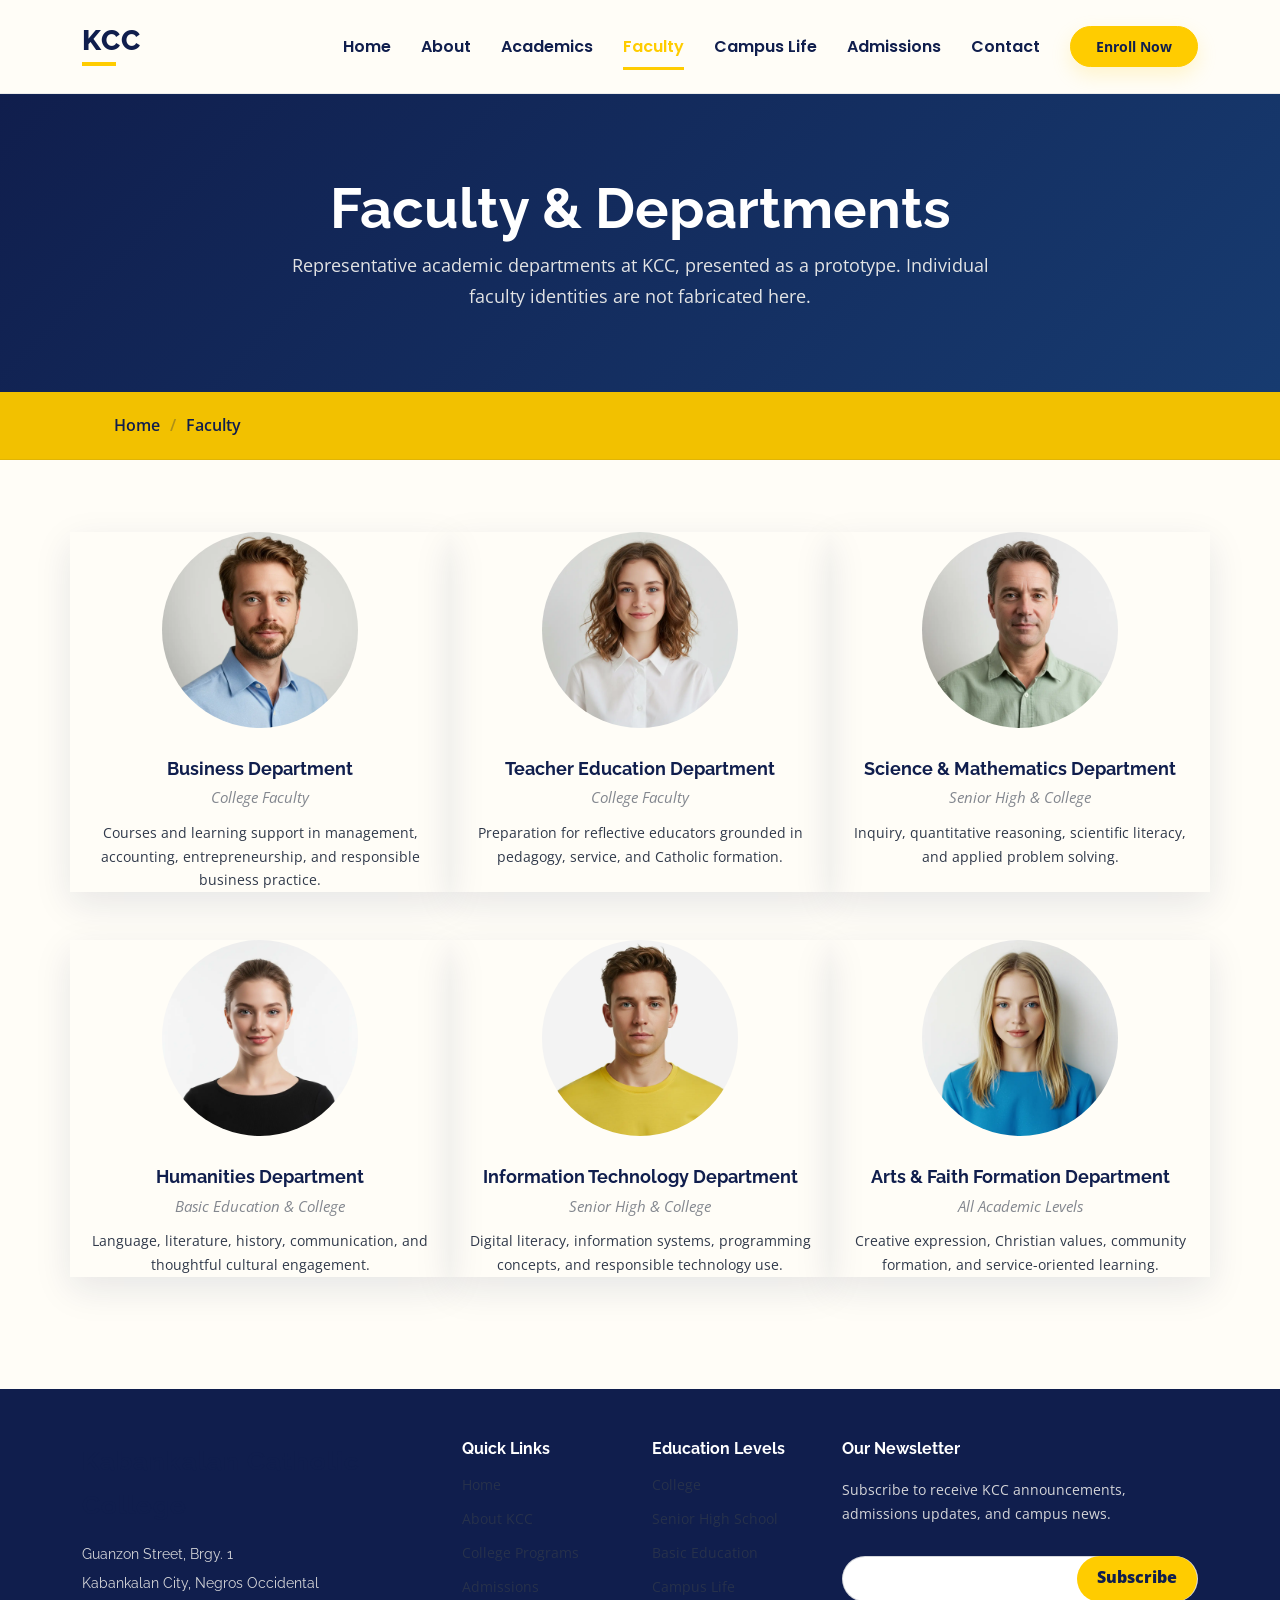
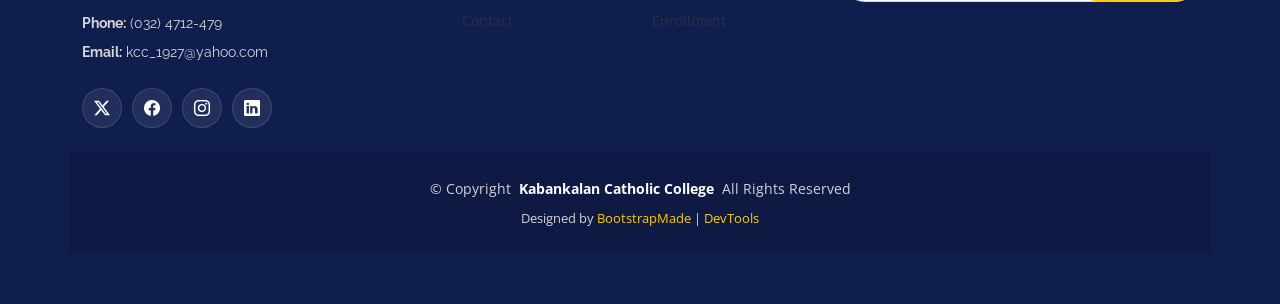
<file: trainers.html>
<!DOCTYPE html>
<html lang="en">

<head>
  <meta charset="utf-8">
  <meta content="width=device-width, initial-scale=1.0" name="viewport">
  <title>Faculty and Departments | Kabankalan Catholic College</title>
  <meta name="description" content="">
  <meta name="keywords" content="">

  <!-- Favicons -->
  <link href="assets/img/favicon.png" rel="icon">
  <link href="assets/img/apple-touch-icon.png" rel="apple-touch-icon">

  <!-- Fonts -->
  <link href="https://fonts.googleapis.com" rel="preconnect">
  <link href="https://fonts.gstatic.com" rel="preconnect" crossorigin>
  <link href="https://fonts.googleapis.com/css2?family=Open+Sans:ital,wght@0,300;0,400;0,500;0,600;0,700;0,800;1,300;1,400;1,500;1,600;1,700;1,800&family=Poppins:ital,wght@0,100;0,200;0,300;0,400;0,500;0,600;0,700;0,800;0,900;1,100;1,200;1,300;1,400;1,500;1,600;1,700;1,800;1,900&family=Raleway:ital,wght@0,100;0,200;0,300;0,400;0,500;0,600;0,700;0,800;0,900;1,100;1,200;1,300;1,400;1,500;1,600;1,700;1,800;1,900&display=swap" rel="stylesheet">

  <!-- Vendor CSS Files -->
  <link href="assets/vendor/bootstrap/css/bootstrap.min.css" rel="stylesheet">
  <link href="assets/vendor/bootstrap-icons/bootstrap-icons.css" rel="stylesheet">
  <link href="assets/vendor/aos/aos.css" rel="stylesheet">
  <link href="assets/vendor/glightbox/css/glightbox.min.css" rel="stylesheet">
  <link href="assets/vendor/swiper/swiper-bundle.min.css" rel="stylesheet">

  <!-- Main CSS File -->
  <link href="assets/css/main.css" rel="stylesheet">

  <!-- =======================================================
  * KCC website prototype
  * Kabankalan Catholic College
  * Updated: Jul 07 2025 with Bootstrap v5.3.7
  * Author: BootstrapMade.com
  * License: https://bootstrapmade.com/license/
  ======================================================== -->
</head>

<body class="trainers-page">

  <header id="header" class="header d-flex align-items-center sticky-top">
    <div class="container-fluid container-xl position-relative d-flex align-items-center">

      <a href="index.html" class="logo d-flex align-items-center me-auto">
        <!-- Uncomment the line below if you also wish to use an image logo -->
        <!-- <img src="assets/img/logo.webp" alt=""> -->
        <h1 class="sitename">KCC</h1>
      </a>

      <nav id="navmenu" class="navmenu">
        <ul>
          <li><a href="index.html">Home<br></a></li>
          <li><a href="about.html">About</a></li>
          <li><a href="courses.html">Academics</a></li>
          <li><a href="trainers.html" class="active">Faculty</a></li>
          <li><a href="events.html">Campus Life</a></li>
          <li><a href="pricing.html">Admissions</a></li>
          <li><a href="contact.html">Contact</a></li>
        </ul>
        <i class="mobile-nav-toggle d-xl-none bi bi-list"></i>
      </nav>

      <a class="btn-getstarted" href="pricing.html">Enroll Now</a>

    </div>
  </header>

  <main class="main">

    <!-- Page Title -->
    <div class="page-title" data-aos="fade">
      <div class="heading">
        <div class="container">
          <div class="row d-flex justify-content-center text-center">
            <div class="col-lg-8">
              <h1>Faculty & Departments</h1>
              <p class="mb-0">Representative academic departments at KCC, presented as a prototype. Individual faculty identities are not fabricated here.</p>
            </div>
          </div>
        </div>
      </div>
      <nav class="breadcrumbs">
        <div class="container">
          <ol>
            <li><a href="index.html">Home</a></li>
            <li class="current">Faculty</li>
          </ol>
        </div>
      </nav>
    </div><!-- End Page Title -->

    <!-- Trainers Section -->
    <section id="trainers" class="section trainers">

      <div class="container">

        <div class="row gy-5">

          <div class="col-lg-4 col-md-6 member" data-aos="fade-up" data-aos-delay="100">
            <div class="member-img">
              <img src="assets/img/person/person-m-7.webp" class="img-fluid" alt="">
              <div class="social">
                <a href="#"><i class="bi bi-twitter-x"></i></a>
                <a href="#"><i class="bi bi-facebook"></i></a>
                <a href="#"><i class="bi bi-instagram"></i></a>
                <a href="#"><i class="bi bi-linkedin"></i></a>
              </div>
            </div>
            <div class="member-info text-center">
              <h4>Business Department</h4>
              <span>College Faculty</span>
              <p>Courses and learning support in management, accounting, entrepreneurship, and responsible business practice.</p>
            </div>
          </div><!-- End Team Member -->

          <div class="col-lg-4 col-md-6 member" data-aos="fade-up" data-aos-delay="200">
            <div class="member-img">
              <img src="assets/img/person/person-f-8.webp" class="img-fluid" alt="">
              <div class="social">
                <a href="#"><i class="bi bi-twitter-x"></i></a>
                <a href="#"><i class="bi bi-facebook"></i></a>
                <a href="#"><i class="bi bi-instagram"></i></a>
                <a href="#"><i class="bi bi-linkedin"></i></a>
              </div>
            </div>
            <div class="member-info text-center">
              <h4>Teacher Education Department</h4>
              <span>College Faculty</span>
              <p>Preparation for reflective educators grounded in pedagogy, service, and Catholic formation.</p>
            </div>
          </div><!-- End Team Member -->

          <div class="col-lg-4 col-md-6 member" data-aos="fade-up" data-aos-delay="300">
            <div class="member-img">
              <img src="assets/img/person/person-m-6.webp" class="img-fluid" alt="">
              <div class="social">
                <a href="#"><i class="bi bi-twitter-x"></i></a>
                <a href="#"><i class="bi bi-facebook"></i></a>
                <a href="#"><i class="bi bi-instagram"></i></a>
                <a href="#"><i class="bi bi-linkedin"></i></a>
              </div>
            </div>
            <div class="member-info text-center">
              <h4>Science & Mathematics Department</h4>
              <span>Senior High & College</span>
              <p>Inquiry, quantitative reasoning, scientific literacy, and applied problem solving.</p>
            </div>
          </div><!-- End Team Member -->

          <div class="col-lg-4 col-md-6 member" data-aos="fade-up" data-aos-delay="400">
            <div class="member-img">
              <img src="assets/img/person/person-f-4.webp" class="img-fluid" alt="">
              <div class="social">
                <a href="#"><i class="bi bi-twitter-x"></i></a>
                <a href="#"><i class="bi bi-facebook"></i></a>
                <a href="#"><i class="bi bi-instagram"></i></a>
                <a href="#"><i class="bi bi-linkedin"></i></a>
              </div>
            </div>
            <div class="member-info text-center">
              <h4>Humanities Department</h4>
              <span>Basic Education & College</span>
              <p>Language, literature, history, communication, and thoughtful cultural engagement.</p>
            </div>
          </div><!-- End Team Member -->

          <div class="col-lg-4 col-md-6 member" data-aos="fade-up" data-aos-delay="500">
            <div class="member-img">
              <img src="assets/img/person/person-m-12.webp" class="img-fluid" alt="">
              <div class="social">
                <a href="#"><i class="bi bi-twitter-x"></i></a>
                <a href="#"><i class="bi bi-facebook"></i></a>
                <a href="#"><i class="bi bi-instagram"></i></a>
                <a href="#"><i class="bi bi-linkedin"></i></a>
              </div>
            </div>
            <div class="member-info text-center">
              <h4>Information Technology Department</h4>
              <span>Senior High & College</span>
              <p>Digital literacy, information systems, programming concepts, and responsible technology use.</p>
            </div>
          </div><!-- End Team Member -->

          <div class="col-lg-4 col-md-6 member" data-aos="fade-up" data-aos-delay="600">
            <div class="member-img">
              <img src="assets/img/person/person-f-9.webp" class="img-fluid" alt="">
              <div class="social">
                <a href="#"><i class="bi bi-twitter-x"></i></a>
                <a href="#"><i class="bi bi-facebook"></i></a>
                <a href="#"><i class="bi bi-instagram"></i></a>
                <a href="#"><i class="bi bi-linkedin"></i></a>
              </div>
            </div>
            <div class="member-info text-center">
              <h4>Arts & Faith Formation Department</h4>
              <span>All Academic Levels</span>
              <p>Creative expression, Christian values, community formation, and service-oriented learning.</p>
            </div>
          </div><!-- End Team Member -->

        </div>

      </div>

    </section><!-- /Trainers Section -->

  </main>

  <footer id="footer" class="footer position-relative light-background">

    <div class="container footer-top">
      <div class="row gy-4">
        <div class="col-lg-4 col-md-6 footer-about">
          <a href="index.html" class="logo d-flex align-items-center">
            <span class="sitename">Kabankalan Catholic College</span>
          </a>
          <div class="footer-contact pt-3">
            <p>Guanzon Street, Brgy. 1</p>
            <p>Kabankalan City, Negros Occidental</p>
            <p class="mt-3"><strong>Phone:</strong> <span>(032) 4712-479</span></p>
            <p><strong>Email:</strong> <span>kcc_1927@yahoo.com</span></p>
          </div>
          <div class="social-links d-flex mt-4">
            <a href=""><i class="bi bi-twitter-x"></i></a>
            <a href=""><i class="bi bi-facebook"></i></a>
            <a href=""><i class="bi bi-instagram"></i></a>
            <a href=""><i class="bi bi-linkedin"></i></a>
          </div>
        </div>

        <div class="col-lg-2 col-md-3 footer-links">
          <h4>Quick Links</h4>
          <ul>
            <li><a href="index.html">Home</a></li>
            <li><a href="about.html">About KCC</a></li>
            <li><a href="courses.html">College Programs</a></li>
            <li><a href="pricing.html">Admissions</a></li>
            <li><a href="contact.html">Contact</a></li>
          </ul>
        </div>

        <div class="col-lg-2 col-md-3 footer-links">
          <h4>Education Levels</h4>
          <ul>
            <li><a href="courses.html">College</a></li>
            <li><a href="courses.html">Senior High School</a></li>
            <li><a href="courses.html">Basic Education</a></li>
            <li><a href="events.html">Campus Life</a></li>
            <li><a href="pricing.html">Enrollment</a></li>
          </ul>
        </div>

        <div class="col-lg-4 col-md-12 footer-newsletter">
          <h4>Our Newsletter</h4>
          <p>Subscribe to receive KCC announcements, admissions updates, and campus news.</p>
          <form action="#" method="post" class="email-form">
            <div class="newsletter-form"><input type="email" name="email"><input type="submit" value="Subscribe"></div>
            <div class="loading">Loading</div>
            <div class="error-message"></div>
            <div class="sent-message">Your subscription request has been sent. Thank you!</div>
          </form>
        </div>

      </div>
    </div>

    <div class="container copyright text-center mt-4">
      <p>© <span>Copyright</span> <strong class="px-1 sitename">Kabankalan Catholic College</strong> <span>All Rights Reserved</span></p>
      <div class="credits">
        <!-- All the links in the footer should remain intact. -->
        <!-- You can delete the links only if you've purchased the pro version. -->
        <!-- Licensing information: https://bootstrapmade.com/license/ -->
        Designed by <a href="https://bootstrapmade.com/">BootstrapMade</a> | <a href="https://bootstrapmade.com/tools/">DevTools</a>
      </div>
    </div>

  </footer>

  <!-- Scroll Top -->
  <a href="#" id="scroll-top" class="scroll-top d-flex align-items-center justify-content-center"><i class="bi bi-arrow-up-short"></i></a>

  <!-- Preloader -->
  <div id="preloader"></div>

  <!-- Vendor JS Files -->
  <script src="assets/vendor/bootstrap/js/bootstrap.bundle.min.js"></script>
  <script src="assets/vendor/aos/aos.js"></script>
  <script src="assets/vendor/glightbox/js/glightbox.min.js"></script>
  <script src="assets/vendor/purecounter/purecounter_vanilla.js"></script>
  <script src="assets/vendor/swiper/swiper-bundle.min.js"></script>

  <!-- Main JS File -->
  <script src="assets/js/main.js"></script>

</body>

</html>
</file>
<file: assets/css/main.css>
/**
* Template Name: Mentor
* Template URL: https://bootstrapmade.com/mentor-free-education-bootstrap-theme/
* Updated: Jul 07 2025 with Bootstrap v5.3.7
* Author: BootstrapMade.com
* License: https://bootstrapmade.com/license/
*/

/*--------------------------------------------------------------
# Font & Color Variables
# Help: https://bootstrapmade.com/color-system/
--------------------------------------------------------------*/
/* Fonts */
:root {
  --default-font: "Open Sans",  system-ui, -apple-system, "Segoe UI", Roboto, "Helvetica Neue", Arial, "Noto Sans", "Liberation Sans", sans-serif, "Apple Color Emoji", "Segoe UI Emoji", "Segoe UI Symbol", "Noto Color Emoji";
  --heading-font: "Raleway",  sans-serif;
  --nav-font: "Poppins",  sans-serif;
}

/* Global Colors - The following color variables are used throughout the website. Updating them here will change the color scheme of the entire website */
:root {
  --kcc-navy: #101e4d;
  --kcc-royal: #173b70;
  --kcc-blue: #1f4e79;
  --kcc-gold: #c9a84b;
  --kcc-yellow: #ffcc00;
  --kcc-ivory: #fffdf7;
  --kcc-cream: #f5f0df;
  --kcc-slate: #30394a;
  --kcc-charcoal: #1d2433;
  --kcc-white: #ffffff;

  --background-color: var(--kcc-ivory); /* Warm ivory page background */
  --default-color: var(--kcc-slate); /* Slate body text */
  --heading-color: var(--kcc-navy); /* Deep navy headings */
  --accent-color: var(--kcc-yellow); /* Bright yellow accent */
  --surface-color: var(--kcc-white); /* White cards and boxed surfaces */
  --contrast-color: var(--kcc-navy); /* Navy text on yellow surfaces */
}

/* Nav Menu Colors - The following color variables are used specifically for the navigation menu. They are separate from the global colors to allow for more customization options */
:root {
  --nav-color: var(--kcc-navy);  /* Navy navigation links */
  --nav-hover-color: var(--kcc-yellow); /* Bright yellow hover and active state */
  --nav-mobile-background-color: var(--kcc-ivory); /* Warm ivory mobile menu */
  --nav-dropdown-background-color: var(--kcc-ivory); /* Warm ivory dropdowns */
  --nav-dropdown-color: var(--kcc-navy); /* Navy dropdown links */
  --nav-dropdown-hover-color: var(--kcc-yellow); /* Bright yellow dropdown hover state */
}

/* Color Presets - These classes override global colors when applied to any section or element, providing reuse of the sam color scheme. */

.light-background {
  --background-color: var(--kcc-cream);
  --surface-color: var(--kcc-white);
}

.dark-background {
  --background-color: var(--kcc-navy);
  --default-color: var(--kcc-ivory);
  --heading-color: var(--kcc-white);
  --surface-color: var(--kcc-blue);
  --contrast-color: var(--kcc-navy);
}

/* Smooth scroll */
:root {
  scroll-behavior: smooth;
}

/*--------------------------------------------------------------
# General Styling & Shared Classes
--------------------------------------------------------------*/
body {
  color: var(--default-color);
  background-color: var(--background-color);
  font-family: var(--default-font);
}

a {
  color: var(--accent-color);
  text-decoration: none;
  transition: 0.3s;
}

a:hover {
  color: color-mix(in srgb, var(--accent-color), transparent 25%);
  text-decoration: none;
}

h1,
h2,
h3,
h4,
h5,
h6 {
  color: var(--heading-color);
  font-family: var(--heading-font);
}

/* Email Form Messages
------------------------------*/
.email-form .error-message {
  display: none;
  background: #df1529;
  color: #ffffff;
  text-align: left;
  padding: 15px;
  margin-bottom: 24px;
  font-weight: 600;
}

.email-form .sent-message {
  display: none;
  color: #ffffff;
  background: #059652;
  text-align: center;
  padding: 15px;
  margin-bottom: 24px;
  font-weight: 600;
}

.email-form .loading {
  display: none;
  background: var(--surface-color);
  text-align: center;
  padding: 15px;
  margin-bottom: 24px;
}

.email-form .loading:before {
  content: "";
  display: inline-block;
  border-radius: 50%;
  width: 24px;
  height: 24px;
  margin: 0 10px -6px 0;
  border: 3px solid var(--accent-color);
  border-top-color: var(--surface-color);
  animation: email-form-loading 1s linear infinite;
}

@keyframes email-form-loading {
  0% {
    transform: rotate(0deg);
  }

  100% {
    transform: rotate(360deg);
  }
}

/* Pulsating Play Button
------------------------------*/
.pulsating-play-btn {
  width: 94px;
  height: 94px;
  background: radial-gradient(var(--accent-color) 50%, color-mix(in srgb, var(--accent-color), transparent 75%) 52%);
  border-radius: 50%;
  display: block;
  position: relative;
  overflow: hidden;
}

.pulsating-play-btn:before {
  content: "";
  position: absolute;
  width: 120px;
  height: 120px;
  animation-delay: 0s;
  animation: pulsate-play-btn 2s;
  animation-direction: forwards;
  animation-iteration-count: infinite;
  animation-timing-function: steps;
  opacity: 1;
  border-radius: 50%;
  border: 5px solid color-mix(in srgb, var(--accent-color), transparent 30%);
  top: -15%;
  left: -15%;
  background: rgba(198, 16, 0, 0);
}

.pulsating-play-btn:after {
  content: "";
  position: absolute;
  left: 50%;
  top: 50%;
  transform: translateX(-40%) translateY(-50%);
  width: 0;
  height: 0;
  border-top: 10px solid transparent;
  border-bottom: 10px solid transparent;
  border-left: 15px solid #fff;
  z-index: 100;
  transition: all 400ms cubic-bezier(0.55, 0.055, 0.675, 0.19);
}

.pulsating-play-btn:hover:before {
  content: "";
  position: absolute;
  left: 50%;
  top: 50%;
  transform: translateX(-40%) translateY(-50%);
  width: 0;
  height: 0;
  border: none;
  border-top: 10px solid transparent;
  border-bottom: 10px solid transparent;
  border-left: 15px solid #fff;
  z-index: 200;
  animation: none;
  border-radius: 0;
}

.pulsating-play-btn:hover:after {
  border-left: 15px solid var(--accent-color);
  transform: scale(20);
}

@keyframes pulsate-play-btn {
  0% {
    transform: scale(0.6, 0.6);
    opacity: 1;
  }

  100% {
    transform: scale(1, 1);
    opacity: 0;
  }
}

/*--------------------------------------------------------------
# Global Header
--------------------------------------------------------------*/
.header {
  color: var(--default-color);
  background-color: var(--background-color);
  padding: 15px 0;
  transition: all 0.5s;
  z-index: 997;
}

.header .logo {
  line-height: 1;
}

.header .logo img {
  max-height: 36px;
  margin-right: 8px;
}

.header .logo h1 {
  font-weight: 700;
  font-size: 30px;
  margin: 0;
  letter-spacing: 1px;
  text-transform: uppercase;
  color: var(--accent-color);
}

.header .btn-getstarted,
.header .btn-getstarted:focus {
  color: var(--contrast-color);
  background: var(--accent-color);
  font-size: 14px;
  padding: 8px 25px;
  margin: 0 0 0 30px;
  border-radius: 50px;
  transition: 0.3s;
}

.header .btn-getstarted:hover,
.header .btn-getstarted:focus:hover {
  color: var(--contrast-color);
  background: color-mix(in srgb, var(--accent-color), transparent 15%);
}

@media (max-width: 1200px) {
  .header .logo {
    order: 1;
  }

  .header .btn-getstarted {
    order: 2;
    margin: 0 15px 0 0;
    padding: 6px 15px;
  }

  .header .navmenu {
    order: 3;
  }
}

.scrolled .header {
  box-shadow: 0px 0 18px rgba(0, 0, 0, 0.1);
}

/*--------------------------------------------------------------
# Navigation Menu
--------------------------------------------------------------*/
/* Navmenu - Desktop */
@media (min-width: 1200px) {
  .navmenu {
    padding: 0;
  }

  .navmenu ul {
    margin: 0;
    padding: 0;
    display: flex;
    list-style: none;
    align-items: center;
  }

  .navmenu li {
    position: relative;
  }

  .navmenu a,
  .navmenu a:focus {
    color: var(--nav-color);
    padding: 18px 15px;
    font-size: 16px;
    font-family: var(--nav-font);
    font-weight: 400;
    display: flex;
    align-items: center;
    justify-content: space-between;
    white-space: nowrap;
    transition: 0.3s;
  }

  .navmenu a i,
  .navmenu a:focus i {
    font-size: 12px;
    line-height: 0;
    margin-left: 5px;
    transition: 0.3s;
  }

  .navmenu li:last-child a {
    padding-right: 0;
  }

  .navmenu li:hover>a,
  .navmenu .active,
  .navmenu .active:focus {
    color: var(--nav-hover-color);
  }

  .navmenu .dropdown ul {
    margin: 0;
    padding: 10px 0;
    background: var(--nav-dropdown-background-color);
    display: block;
    position: absolute;
    visibility: hidden;
    left: 14px;
    top: 130%;
    opacity: 0;
    transition: 0.3s;
    border-radius: 4px;
    z-index: 99;
    box-shadow: 0px 0px 30px rgba(0, 0, 0, 0.1);
  }

  .navmenu .dropdown ul li {
    min-width: 200px;
  }

  .navmenu .dropdown ul a {
    padding: 10px 20px;
    font-size: 15px;
    text-transform: none;
    color: var(--nav-dropdown-color);
  }

  .navmenu .dropdown ul a i {
    font-size: 12px;
  }

  .navmenu .dropdown ul a:hover,
  .navmenu .dropdown ul .active:hover,
  .navmenu .dropdown ul li:hover>a {
    color: var(--nav-dropdown-hover-color);
  }

  .navmenu .dropdown:hover>ul {
    opacity: 1;
    top: 100%;
    visibility: visible;
  }

  .navmenu .dropdown .dropdown ul {
    top: 0;
    left: -90%;
    visibility: hidden;
  }

  .navmenu .dropdown .dropdown:hover>ul {
    opacity: 1;
    top: 0;
    left: -100%;
    visibility: visible;
  }
}

/* Navmenu - Mobile */
@media (max-width: 1199px) {
  .mobile-nav-toggle {
    color: var(--nav-color);
    font-size: 28px;
    line-height: 0;
    margin-right: 10px;
    cursor: pointer;
    transition: color 0.3s;
  }

  .navmenu {
    padding: 0;
    z-index: 9997;
  }

  .navmenu ul {
    display: none;
    list-style: none;
    position: absolute;
    inset: 60px 20px 20px 20px;
    padding: 10px 0;
    margin: 0;
    border-radius: 6px;
    background-color: var(--nav-mobile-background-color);
    border: 1px solid color-mix(in srgb, var(--default-color), transparent 90%);
    box-shadow: none;
    overflow-y: auto;
    transition: 0.3s;
    z-index: 9998;
  }

  .navmenu a,
  .navmenu a:focus {
    color: var(--nav-dropdown-color);
    padding: 10px 20px;
    font-family: var(--nav-font);
    font-size: 17px;
    font-weight: 500;
    display: flex;
    align-items: center;
    justify-content: space-between;
    white-space: nowrap;
    transition: 0.3s;
  }

  .navmenu a i,
  .navmenu a:focus i {
    font-size: 12px;
    line-height: 0;
    margin-left: 5px;
    width: 30px;
    height: 30px;
    display: flex;
    align-items: center;
    justify-content: center;
    border-radius: 50%;
    transition: 0.3s;
    background-color: color-mix(in srgb, var(--accent-color), transparent 90%);
  }

  .navmenu a i:hover,
  .navmenu a:focus i:hover {
    background-color: var(--accent-color);
    color: var(--contrast-color);
  }

  .navmenu a:hover,
  .navmenu .active,
  .navmenu .active:focus {
    color: var(--nav-dropdown-hover-color);
  }

  .navmenu .active i,
  .navmenu .active:focus i {
    background-color: var(--accent-color);
    color: var(--contrast-color);
    transform: rotate(180deg);
  }

  .navmenu .dropdown ul {
    position: static;
    display: none;
    z-index: 99;
    padding: 10px 0;
    margin: 10px 20px;
    background-color: var(--nav-dropdown-background-color);
    transition: all 0.5s ease-in-out;
  }

  .navmenu .dropdown ul ul {
    background-color: rgba(33, 37, 41, 0.1);
  }

  .navmenu .dropdown>.dropdown-active {
    display: block;
    background-color: rgba(33, 37, 41, 0.03);
  }

  .mobile-nav-active {
    overflow: hidden;
  }

  .mobile-nav-active .mobile-nav-toggle {
    color: #fff;
    position: absolute;
    font-size: 32px;
    top: 15px;
    right: 15px;
    margin-right: 0;
    z-index: 9999;
  }

  .mobile-nav-active .navmenu {
    position: fixed;
    overflow: hidden;
    inset: 0;
    background: rgba(33, 37, 41, 0.8);
    transition: 0.3s;
  }

  .mobile-nav-active .navmenu>ul {
    display: block;
  }
}

/*--------------------------------------------------------------
# Global Footer
--------------------------------------------------------------*/
.footer {
  color: var(--default-color);
  background-color: var(--background-color);
  font-size: 14px;
  padding-bottom: 50px;
  position: relative;
}

.footer .footer-top {
  padding-top: 50px;
}

.footer .footer-about .logo {
  margin-bottom: 0;
}

.footer .footer-about .logo img {
  max-height: 40px;
  margin-right: 6px;
}

.footer .footer-about .logo span {
  font-size: 26px;
  font-weight: 700;
  letter-spacing: 1px;
  font-family: var(--heading-font);
  color: var(--heading-color);
}

.footer .footer-about p {
  font-size: 14px;
  font-family: var(--heading-font);
}

.footer .social-links a {
  display: flex;
  align-items: center;
  justify-content: center;
  width: 40px;
  height: 40px;
  border-radius: 50%;
  border: 1px solid color-mix(in srgb, var(--default-color), transparent 50%);
  font-size: 16px;
  color: color-mix(in srgb, var(--default-color), transparent 30%);
  margin-right: 10px;
  transition: 0.3s;
}

.footer .social-links a:hover {
  color: var(--accent-color);
  border-color: var(--accent-color);
}

.footer h4 {
  font-size: 16px;
  font-weight: bold;
  position: relative;
  padding-bottom: 12px;
}

.footer .footer-links {
  margin-bottom: 30px;
}

.footer .footer-links ul {
  list-style: none;
  padding: 0;
  margin: 0;
}

.footer .footer-links ul i {
  padding-right: 2px;
  font-size: 12px;
  line-height: 0;
}

.footer .footer-links ul li {
  padding: 10px 0;
  display: flex;
  align-items: center;
}

.footer .footer-links ul li:first-child {
  padding-top: 0;
}

.footer .footer-links ul a {
  color: color-mix(in srgb, var(--default-color), transparent 30%);
  display: inline-block;
  line-height: 1;
}

.footer .footer-links ul a:hover {
  color: var(--accent-color);
}

.footer .footer-contact p {
  margin-bottom: 5px;
}

.footer .footer-newsletter .newsletter-form {
  margin-top: 30px;
  margin-bottom: 15px;
  padding: 6px 8px;
  position: relative;
  border-radius: 50px;
  border: 1px solid color-mix(in srgb, var(--default-color), transparent 80%);
  display: flex;
  background-color: var(--surface-color);
  transition: 0.3s;
}

.footer .footer-newsletter .newsletter-form:focus-within {
  border-color: var(--accent-color);
}

.footer .footer-newsletter .newsletter-form input[type=email] {
  border: 0;
  padding: 4px 8px;
  width: 100%;
  background-color: var(--surface-color);
  color: var(--default-color);
}

.footer .footer-newsletter .newsletter-form input[type=email]:focus-visible {
  outline: none;
}

.footer .footer-newsletter .newsletter-form input[type=submit] {
  border: 0;
  font-size: 16px;
  padding: 0 20px 2px 20px;
  margin: -7px -8px -7px 0;
  background: var(--accent-color);
  color: var(--contrast-color);
  transition: 0.3s;
  border-radius: 50px;
}

.footer .footer-newsletter .newsletter-form input[type=submit]:hover {
  background: color-mix(in srgb, var(--accent-color), transparent 20%);
}

.footer .copyright {
  padding-top: 25px;
  padding-bottom: 25px;
  background-color: color-mix(in srgb, var(--default-color), transparent 95%);
}

.footer .copyright p {
  margin-bottom: 0;
}

.footer .credits {
  margin-top: 6px;
  font-size: 13px;
}

/*--------------------------------------------------------------
# Preloader
--------------------------------------------------------------*/
#preloader {
  position: fixed;
  inset: 0;
  z-index: 999999;
  overflow: hidden;
  background: var(--background-color);
  transition: all 0.6s ease-out;
}

#preloader:before {
  content: "";
  position: fixed;
  top: calc(50% - 30px);
  left: calc(50% - 30px);
  border: 6px solid #ffffff;
  border-color: var(--accent-color) transparent var(--accent-color) transparent;
  border-radius: 50%;
  width: 60px;
  height: 60px;
  animation: animate-preloader 1.5s linear infinite;
}

@keyframes animate-preloader {
  0% {
    transform: rotate(0deg);
  }

  100% {
    transform: rotate(360deg);
  }
}

/*--------------------------------------------------------------
# Scroll Top Button
--------------------------------------------------------------*/
.scroll-top {
  position: fixed;
  visibility: hidden;
  opacity: 0;
  right: 15px;
  bottom: -15px;
  z-index: 99999;
  background-color: var(--accent-color);
  width: 44px;
  height: 44px;
  border-radius: 50px;
  transition: all 0.4s;
}

.scroll-top i {
  font-size: 24px;
  color: var(--contrast-color);
  line-height: 0;
}

.scroll-top:hover {
  background-color: color-mix(in srgb, var(--accent-color), transparent 20%);
  color: var(--contrast-color);
}

.scroll-top.active {
  visibility: visible;
  opacity: 1;
  bottom: 15px;
}

/*--------------------------------------------------------------
# Disable aos animation delay on mobile devices
--------------------------------------------------------------*/
@media screen and (max-width: 768px) {
  [data-aos-delay] {
    transition-delay: 0 !important;
  }
}

/*--------------------------------------------------------------
# Global Page Titles & Breadcrumbs
--------------------------------------------------------------*/
.page-title {
  --default-color: var(--contrast-color);
  --background-color: var(--accent-color);
  --heading-color: var(--contrast-color);
  color: var(--default-color);
  background-color: var(--background-color);
  position: relative;
}

.page-title .heading {
  padding: 80px 0;
  border-top: 1px solid color-mix(in srgb, var(--default-color), transparent 90%);
}

.page-title .heading h1 {
  font-size: 38px;
  font-weight: 700;
}

.page-title nav {
  background-color: color-mix(in srgb, var(--accent-color) 90%, black 5%);
  padding: 20px 0;
}

.page-title nav a {
  color: var(--default-color);
}

.page-title nav ol {
  display: flex;
  flex-wrap: wrap;
  list-style: none;
  margin: 0;
  font-size: 16px;
  font-weight: 600;
}

.page-title nav ol li+li {
  padding-left: 10px;
}

.page-title nav ol li+li::before {
  content: "/";
  display: inline-block;
  padding-right: 10px;
  color: color-mix(in srgb, var(--default-color), transparent 70%);
}

/*--------------------------------------------------------------
# Global Sections
--------------------------------------------------------------*/
section,
.section {
  color: var(--default-color);
  background-color: var(--background-color);
  padding: 60px 0;
  scroll-margin-top: 900px;
  overflow: clip;
}

@media (max-width: 1199px) {

  section,
  .section {
    scroll-margin-top: 66px;
  }
}

/*--------------------------------------------------------------
# Global Section Titles
--------------------------------------------------------------*/
.section-title {
  padding-bottom: 60px;
  position: relative;
}

.section-title h2 {
  font-size: 14px;
  font-weight: 500;
  padding: 0;
  line-height: 1px;
  margin: 0;
  letter-spacing: 1.5px;
  text-transform: uppercase;
  color: color-mix(in srgb, var(--default-color), transparent 50%);
  position: relative;
}

.section-title h2::after {
  content: "";
  width: 120px;
  height: 1px;
  display: inline-block;
  background: var(--accent-color);
  margin: 4px 10px;
}

.section-title p {
  color: var(--heading-color);
  margin: 0;
  font-size: 36px;
  font-weight: 700;
  font-family: var(--nav-font);
  text-transform: uppercase;
}

/*--------------------------------------------------------------
# Hero Section
--------------------------------------------------------------*/
.hero {
  width: 100%;
  min-height: 80vh;
  position: relative;
  padding: 80px 0;
  display: flex;
  align-items: center;
  justify-content: center;
  color: var(--default-color);
}

.hero img {
  position: absolute;
  inset: 0;
  display: block;
  width: 100%;
  height: 100%;
  object-fit: cover;
  z-index: 1;
}

.hero:before {
  content: "";
  background: color-mix(in srgb, var(--background-color), transparent 60%);
  position: absolute;
  inset: 0;
  z-index: 2;
}

.hero .container {
  position: relative;
  z-index: 3;
}

.hero h2 {
  margin: 0;
  font-size: 48px;
  font-weight: 700;
}

.hero p {
  color: color-mix(in srgb, var(--default-color), transparent 20%);
  margin: 10px 0 0 0;
  font-size: 24px;
}

.hero .btn-get-started {
  font-weight: 500;
  font-size: 15px;
  letter-spacing: 1px;
  display: inline-block;
  padding: 8px 35px 10px 35px;
  border-radius: 50px;
  transition: 0.4s;
  margin-top: 30px;
  border: 2px solid var(--default-color);
  color: var(--default-color);
}

.hero .btn-get-started:hover {
  background: var(--accent-color);
  border: 2px solid var(--accent-color);
}

@media (max-width: 768px) {
  .hero h2 {
    font-size: 32px;
  }

  .hero p {
    font-size: 18px;
  }
}

/*--------------------------------------------------------------
# About Section
--------------------------------------------------------------*/
.about .content h3 {
  font-size: 2rem;
  font-weight: 700;
}

.about .content ul {
  list-style: none;
  padding: 0;
}

.about .content ul li {
  padding-bottom: 10px;
}

.about .content ul i {
  font-size: 1.25rem;
  margin-right: 4px;
  color: var(--accent-color);
}

.about .content p:last-child {
  margin-bottom: 0;
}

.about .content .read-more {
  background: var(--accent-color);
  color: var(--contrast-color);
  font-family: var(--heading-font);
  font-weight: 500;
  font-size: 15px;
  letter-spacing: 1px;
  padding: 10px 24px 12px 24px;
  border-radius: 50px;
  transition: 0.3s;
  display: inline-flex;
  align-items: center;
  justify-content: center;
}

.about .content .read-more i {
  font-size: 18px;
  margin-left: 5px;
  line-height: 0;
  transition: 0.3s;
}

.about .content .read-more:hover {
  background: color-mix(in srgb, var(--accent-color), transparent 20%);
  padding-right: 19px;
}

.about .content .read-more:hover i {
  margin-left: 10px;
}

/*--------------------------------------------------------------
# Counts Section
--------------------------------------------------------------*/
.counts {
  padding: 25px 0;
}

.counts .stats-item {
  padding: 30px;
  width: 100%;
}

.counts .stats-item span {
  font-size: 48px;
  display: block;
  color: var(--accent-color);
  font-weight: 700;
}

.counts .stats-item p {
  color: color-mix(in srgb, var(--default-color), transparent 40%);
  padding: 0;
  margin: 0;
  font-family: var(--heading-font);
  font-size: 15px;
  font-weight: 600;
}

/*--------------------------------------------------------------
# Why Us Section
--------------------------------------------------------------*/
.why-us .why-box {
  color: var(--contrast-color);
  background: var(--accent-color);
  padding: 30px;
}

.why-us .why-box h3 {
  color: var(--contrast-color);
  font-weight: 700;
  font-size: 34px;
  margin-bottom: 30px;
}

.why-us .why-box p {
  margin-bottom: 30px;
}

.why-us .why-box .more-btn {
  display: inline-block;
  background: color-mix(in srgb, var(--contrast-color), transparent 85%);
  padding: 8px 40px 10px 40px;
  color: var(--contrast-color);
  transition: all ease-in-out 0.4s;
  border-radius: 50px;
}

.why-us .why-box .more-btn i {
  font-size: 14px;
}

.why-us .why-box .more-btn:hover {
  color: var(--accent-color);
  background: var(--surface-color);
}

.why-us .icon-box {
  background-color: var(--surface-color);
  text-align: center;
  padding: 40px 30px;
  width: 100%;
  height: 100%;
  border: 1px solid color-mix(in srgb, var(--default-color), transparent 90%);
}

.why-us .icon-box i {
  color: var(--accent-color);
  font-size: 32px;
  margin-bottom: 30px;
  background: color-mix(in srgb, var(--accent-color), transparent 95%);
  border-radius: 50px;
  display: flex;
  align-items: center;
  justify-content: center;
  width: 72px;
  height: 72px;
  transition: 0.3s;
}

.why-us .icon-box h4 {
  font-size: 20px;
  font-weight: 700;
  margin: 0 0 30px 0;
}

.why-us .icon-box p {
  font-size: 15px;
  color: color-mix(in srgb, var(--default-color), transparent 30%);
}

.why-us .icon-box:hover i {
  color: var(--contrast-color);
  background: var(--accent-color);
}

/*--------------------------------------------------------------
# Features Section
--------------------------------------------------------------*/
.features {
  padding: 10px 0;
}

.features .features-item {
  background-color: var(--surface-color);
  display: flex;
  align-items: center;
  padding: 20px;
  transition: 0.3s;
  border: 1px solid color-mix(in srgb, var(--default-color), transparent 90%);
  position: relative;
}

.features .features-item i {
  font-size: 32px;
  padding-right: 10px;
  line-height: 0;
}

.features .features-item h3 {
  font-weight: 700;
  margin: 0;
  padding: 0;
  line-height: 1;
  font-size: 16px;
}

.features .features-item h3 a {
  color: var(--heading-color);
  transition: 0.3s;
}

.features .features-item:hover {
  border-color: var(--accent-color);
}

.features .features-item:hover h3 a {
  color: var(--accent-color);
}

/*--------------------------------------------------------------
# Courses Section
--------------------------------------------------------------*/
.courses .course-item {
  background-color: var(--surface-color);
  border: 1px solid color-mix(in srgb, var(--default-color), transparent 90%);
  border-radius: 5px;
  height: 100%;
}

.courses .course-item > .img-fluid {
  width: 100%;
  aspect-ratio: 16 / 9;
  height: auto;
  object-fit: cover;
  display: block;
}

.courses .course-content {
  padding: 15px;
}

.courses .course-content h3 {
  font-weight: 700;
  font-size: 20px;
}

.courses .course-content h3 a {
  color: var(--heading-color);
  transition: 0.3s;
}

.courses .course-content h3 a:hover {
  color: var(--accent-color);
}

.courses .course-content .category {
  background: var(--accent-color);
  color: var(--contrast-color);
  font-size: 14px;
  padding: 6px 14px;
  margin: 0;
  border-radius: 5px;
}

.courses .course-content .price {
  margin: 0;
  font-weight: 700;
  font-size: 18px;
  color: color-mix(in srgb, var(--default-color), transparent 20%);
}

.courses .course-content .description {
  font-size: 14px;
  color: color-mix(in srgb, var(--default-color), transparent 20%);
}

.courses .trainer {
  padding-top: 15px;
  border-top: 1px solid color-mix(in srgb, var(--default-color), transparent 90%);
}

.courses .trainer .trainer-profile img {
  max-width: 50px;
  border-radius: 50px;
}

.courses .trainer .trainer-profile .trainer-link {
  padding-left: 10px;
  font-weight: 600;
  font-size: 16px;
  color: color-mix(in srgb, var(--default-color), transparent 20%);
  transition: 0.3s;
}

.courses .trainer .trainer-profile .trainer-link:hover {
  color: var(--accent-color);
}

.courses .trainer .trainer-rank {
  font-size: 18px;
  color: color-mix(in srgb, var(--default-color), transparent 60%);
}

.courses .trainer .trainer-rank .user-icon {
  font-size: 22px;
}

/*--------------------------------------------------------------
# Trainers Index Section
--------------------------------------------------------------*/
.trainers-index .member {
  background-color: var(--surface-color);
  border: 1px solid color-mix(in srgb, var(--default-color), transparent 90%);
  text-align: center;
  margin-bottom: 20px;
}

.trainers-index .member img {
  margin: -1px -1px 30px -1px;
}

.trainers-index .member .member-content {
  padding: 0 20px 30px 20px;
}

.trainers-index .member h4 {
  font-weight: 700;
  margin-bottom: 2px;
  font-size: 18px;
}

.trainers-index .member span {
  font-style: italic;
  display: block;
  font-size: 13px;
  color: color-mix(in srgb, var(--default-color), transparent 20%);
}

.trainers-index .member p {
  padding-top: 10px;
  font-size: 14px;
  font-style: italic;
  color: color-mix(in srgb, var(--default-color), transparent 40%);
}

.trainers-index .member .social {
  margin-top: 15px;
}

.trainers-index .member .social a {
  color: color-mix(in srgb, var(--default-color), transparent 60%);
  transition: 0.3s;
}

.trainers-index .member .social a:hover {
  color: var(--accent-color);
}

.trainers-index .member .social i {
  font-size: 18px;
  margin: 0 2px;
}

/*--------------------------------------------------------------
# About Us Section
--------------------------------------------------------------*/
.about-us > .container > .row > [class*="col-"]:first-child img,
.about .content + * img,
.about [class*="col-"] > .img-fluid {
  width: 100%;
  aspect-ratio: 4 / 3;
  height: auto;
  object-fit: cover;
}

.about-us .content h3 {
  font-size: 2rem;
  font-weight: 700;
}

.about-us .content ul {
  list-style: none;
  padding: 0;
}

.about-us .content ul li {
  padding-bottom: 10px;
}

.about-us .content ul i {
  font-size: 1.25rem;
  margin-right: 4px;
  color: var(--accent-color);
}

.about-us .content p:last-child {
  margin-bottom: 0;
}

/*--------------------------------------------------------------
# Testimonials Section
--------------------------------------------------------------*/
.testimonials .testimonial-wrap {
  padding-left: 50px;
}

.testimonials .testimonials-carousel,
.testimonials .testimonials-slider {
  overflow: hidden;
}

.testimonials .testimonial-item {
  background-color: var(--surface-color);
  border: 1px solid color-mix(in srgb, var(--default-color), transparent 90%);
  box-sizing: content-box;
  padding: 30px 30px 30px 60px;
  margin: 30px 15px;
  min-height: 200px;
  position: relative;
}

.testimonials .testimonial-item .testimonial-img {
  width: 90px;
  border-radius: 10px;
  border: 6px solid var(--background-color);
  position: absolute;
  left: -45px;
}

.testimonials .testimonial-item h3 {
  font-size: 18px;
  font-weight: bold;
  margin: 10px 0 5px 0;
}

.testimonials .testimonial-item h4 {
  color: color-mix(in srgb, var(--default-color), transparent 50%);
  font-size: 14px;
  margin: 0;
}

.testimonials .testimonial-item .stars {
  margin: 10px 0;
}

.testimonials .testimonial-item .stars i {
  color: #ffc107;
  margin: 0 1px;
}

.testimonials .testimonial-item .quote-icon-left,
.testimonials .testimonial-item .quote-icon-right {
  color: color-mix(in srgb, var(--accent-color), transparent 60%);
  font-size: 26px;
  line-height: 0;
}

.testimonials .testimonial-item .quote-icon-left {
  display: inline-block;
  left: -5px;
  position: relative;
}

.testimonials .testimonial-item .quote-icon-right {
  display: inline-block;
  right: -5px;
  position: relative;
  top: 10px;
  transform: scale(-1, -1);
}

.testimonials .testimonial-item p {
  font-style: italic;
  margin: 15px auto 15px auto;
}

.testimonials .swiper-wrapper {
  height: auto;
}

.testimonials .swiper-pagination {
  margin-top: 20px;
  position: relative;
}

.testimonials .swiper-pagination .swiper-pagination-bullet {
  width: 12px;
  height: 12px;
  background-color: var(--background-color);
  opacity: 1;
  border: 1px solid var(--accent-color);
}

.testimonials .swiper-pagination .swiper-pagination-bullet-active {
  background-color: var(--accent-color);
}

@media (max-width: 767px) {
  .testimonials .testimonial-wrap {
    padding-left: 0;
  }

  .testimonials .testimonials-carousel,
  .testimonials .testimonials-slider {
    overflow: hidden;
  }

  .testimonials .testimonial-item {
    padding: 30px;
    margin: 15px;
  }

  .testimonials .testimonial-item .testimonial-img {
    position: static;
    left: auto;
  }
}

/*--------------------------------------------------------------
# Course Details Section
--------------------------------------------------------------*/
.course-details .course-header {
  margin-bottom: 40px;
}

.course-details .course-header .course-image {
  margin-bottom: 20px;
  border-radius: 12px;
  overflow: hidden;
}

.course-details .course-header .course-image img {
  width: 100%;
  height: 400px;
  object-fit: cover;
}

.course-details .course-header .course-meta {
  display: flex;
  justify-content: space-between;
  align-items: center;
  flex-wrap: wrap;
  gap: 20px;
}

@media (max-width: 768px) {
  .course-details .course-header .course-meta {
    flex-direction: column;
    align-items: flex-start;
  }
}

.course-details .course-header .instructor {
  display: flex;
  align-items: center;
  gap: 15px;
}

.course-details .course-header .instructor .instructor-avatar {
  width: 60px;
  height: 60px;
  border-radius: 50%;
  object-fit: cover;
}

.course-details .course-header .instructor .instructor-info h6 {
  margin: 0;
  font-size: 16px;
  font-weight: 600;
  color: var(--heading-color);
}

.course-details .course-header .instructor .instructor-info span {
  font-size: 14px;
  color: color-mix(in srgb, var(--default-color), transparent 30%);
}

.course-details .course-header .course-stats {
  display: flex;
  gap: 25px;
}

@media (max-width: 576px) {
  .course-details .course-header .course-stats {
    flex-wrap: wrap;
    gap: 15px;
  }
}

.course-details .course-header .course-stats .stat-item {
  display: flex;
  align-items: center;
  gap: 8px;
  font-size: 14px;
  color: var(--default-color);
}

.course-details .course-header .course-stats .stat-item i {
  color: var(--accent-color);
}

.course-details .course-content {
  margin-bottom: 50px;
}

.course-details .course-content h2 {
  font-size: 32px;
  margin-bottom: 25px;
  color: var(--heading-color);
}

@media (max-width: 768px) {
  .course-details .course-content h2 {
    font-size: 26px;
  }
}

.course-details .course-content .course-description {
  margin-bottom: 40px;
}

.course-details .course-content .course-description p {
  font-size: 16px;
  line-height: 1.7;
  margin-bottom: 15px;
  color: var(--default-color);
}

.course-details .course-content .what-you-learn {
  background-color: var(--surface-color);
  padding: 30px;
  border-radius: 12px;
  border: 1px solid color-mix(in srgb, var(--default-color), transparent 90%);
}

.course-details .course-content .what-you-learn h3 {
  font-size: 24px;
  margin-bottom: 25px;
  color: var(--heading-color);
}

.course-details .course-content .what-you-learn .learn-list {
  list-style: none;
  padding: 0;
  margin: 0;
}

.course-details .course-content .what-you-learn .learn-list li {
  display: flex;
  align-items: flex-start;
  gap: 12px;
  margin-bottom: 15px;
  font-size: 15px;
  line-height: 1.6;
  color: var(--default-color);
}

.course-details .course-content .what-you-learn .learn-list li i {
  color: var(--accent-color);
  font-size: 18px;
  margin-top: 2px;
  flex-shrink: 0;
}

.course-details .course-curriculum {
  margin-bottom: 50px;
}

.course-details .course-curriculum h3 {
  font-size: 24px;
  margin-bottom: 30px;
  color: var(--heading-color);
}

.course-details .course-curriculum .curriculum-section {
  margin-bottom: 25px;
  border: 1px solid color-mix(in srgb, var(--default-color), transparent 90%);
  border-radius: 8px;
  overflow: hidden;
}

.course-details .course-curriculum .curriculum-section .section-header {
  background-color: var(--surface-color);
  padding: 20px;
  display: flex;
  justify-content: space-between;
  align-items: center;
  border-bottom: 1px solid color-mix(in srgb, var(--default-color), transparent 90%);
}

@media (max-width: 576px) {
  .course-details .course-curriculum .curriculum-section .section-header {
    flex-direction: column;
    align-items: flex-start;
    gap: 10px;
  }
}

.course-details .course-curriculum .curriculum-section .section-header h4 {
  font-size: 18px;
  margin: 0;
  color: var(--heading-color);
}

.course-details .course-curriculum .curriculum-section .section-header .lessons-count {
  font-size: 14px;
  color: color-mix(in srgb, var(--default-color), transparent 30%);
}

.course-details .course-curriculum .curriculum-section .lessons {
  padding: 0;
}

.course-details .course-curriculum .curriculum-section .lessons .lesson-item {
  padding: 15px 20px;
  display: flex;
  justify-content: space-between;
  align-items: center;
  border-bottom: 1px solid color-mix(in srgb, var(--default-color), transparent 95%);
  transition: background-color 0.3s;
}

.course-details .course-curriculum .curriculum-section .lessons .lesson-item:hover {
  background-color: color-mix(in srgb, var(--accent-color), transparent 95%);
}

.course-details .course-curriculum .curriculum-section .lessons .lesson-item:last-child {
  border-bottom: none;
}

.course-details .course-curriculum .curriculum-section .lessons .lesson-item .lesson-info {
  display: flex;
  align-items: center;
  gap: 12px;
}

.course-details .course-curriculum .curriculum-section .lessons .lesson-item .lesson-info i {
  color: var(--accent-color);
  font-size: 18px;
}

.course-details .course-curriculum .curriculum-section .lessons .lesson-item .lesson-info span {
  font-size: 15px;
  color: var(--default-color);
}

.course-details .course-curriculum .curriculum-section .lessons .lesson-item .lesson-duration {
  font-size: 14px;
  color: color-mix(in srgb, var(--default-color), transparent 40%);
  font-weight: 500;
}

.course-details .course-sidebar {
  position: sticky;
  top: 100px;
}

.course-details .course-sidebar .pricing-card {
  background-color: var(--surface-color);
  border: 1px solid color-mix(in srgb, var(--default-color), transparent 90%);
  border-radius: 12px;
  padding: 30px;
  text-align: center;
  margin-bottom: 30px;
  box-shadow: 0 5px 20px color-mix(in srgb, var(--default-color), transparent 90%);
}

.course-details .course-sidebar .pricing-card .price {
  margin-bottom: 10px;
}

.course-details .course-sidebar .pricing-card .price .currency {
  font-size: 24px;
  font-weight: 600;
  color: var(--accent-color);
  vertical-align: top;
}

.course-details .course-sidebar .pricing-card .price .amount {
  font-size: 48px;
  font-weight: 700;
  color: var(--accent-color);
}

.course-details .course-sidebar .pricing-card .price .period {
  font-size: 16px;
  color: color-mix(in srgb, var(--default-color), transparent 40%);
}

.course-details .course-sidebar .pricing-card .original-price {
  font-size: 18px;
  color: color-mix(in srgb, var(--default-color), transparent 50%);
  text-decoration: line-through;
  margin-bottom: 25px;
}

.course-details .course-sidebar .pricing-card .course-features {
  margin-bottom: 30px;
}

.course-details .course-sidebar .pricing-card .course-features .feature {
  display: flex;
  align-items: center;
  gap: 12px;
  margin-bottom: 12px;
  text-align: left;
}

.course-details .course-sidebar .pricing-card .course-features .feature i {
  color: var(--accent-color);
  font-size: 16px;
  width: 16px;
}

.course-details .course-sidebar .pricing-card .course-features .feature span {
  font-size: 14px;
  color: var(--default-color);
}

.course-details .course-sidebar .pricing-card .btn-enroll {
  width: 100%;
  padding: 15px;
  background-color: var(--accent-color);
  color: var(--contrast-color);
  border: none;
  border-radius: 8px;
  font-size: 16px;
  font-weight: 600;
  margin-bottom: 15px;
  transition: all 0.3s;
}

.course-details .course-sidebar .pricing-card .btn-enroll:hover {
  background-color: color-mix(in srgb, var(--accent-color), black 10%);
  transform: translateY(-2px);
}

.course-details .course-sidebar .pricing-card .btn-preview {
  width: 100%;
  padding: 15px;
  background-color: transparent;
  color: var(--accent-color);
  border: 2px solid var(--accent-color);
  border-radius: 8px;
  font-size: 16px;
  font-weight: 600;
  transition: all 0.3s;
}

.course-details .course-sidebar .pricing-card .btn-preview:hover {
  background-color: var(--accent-color);
  color: var(--contrast-color);
}

.course-details .course-sidebar .course-info-card {
  background-color: var(--surface-color);
  border: 1px solid color-mix(in srgb, var(--default-color), transparent 90%);
  border-radius: 12px;
  padding: 25px;
  margin-bottom: 30px;
}

.course-details .course-sidebar .course-info-card h4 {
  font-size: 18px;
  margin-bottom: 20px;
  color: var(--heading-color);
}

.course-details .course-sidebar .course-info-card .info-item {
  display: flex;
  justify-content: space-between;
  margin-bottom: 12px;
  padding-bottom: 12px;
  border-bottom: 1px solid color-mix(in srgb, var(--default-color), transparent 95%);
}

.course-details .course-sidebar .course-info-card .info-item:last-child {
  margin-bottom: 0;
  padding-bottom: 0;
  border-bottom: none;
}

.course-details .course-sidebar .course-info-card .info-item .label {
  font-size: 14px;
  font-weight: 600;
  color: var(--default-color);
}

.course-details .course-sidebar .course-info-card .info-item .value {
  font-size: 14px;
  color: color-mix(in srgb, var(--default-color), transparent 20%);
}

.course-details .course-sidebar .course-tags {
  background-color: var(--surface-color);
  border: 1px solid color-mix(in srgb, var(--default-color), transparent 90%);
  border-radius: 12px;
  padding: 25px;
}

.course-details .course-sidebar .course-tags h4 {
  font-size: 18px;
  margin-bottom: 20px;
  color: var(--heading-color);
}

.course-details .course-sidebar .course-tags .tags-list {
  display: flex;
  flex-wrap: wrap;
  gap: 10px;
}

.course-details .course-sidebar .course-tags .tags-list .tag {
  padding: 6px 12px;
  background-color: color-mix(in srgb, var(--accent-color), transparent 90%);
  color: var(--accent-color);
  border-radius: 20px;
  font-size: 12px;
  font-weight: 500;
  transition: all 0.3s;
}

.course-details .course-sidebar .course-tags .tags-list .tag:hover {
  background-color: var(--accent-color);
  color: var(--contrast-color);
}

@media (max-width: 768px) {
  .course-details .course-sidebar {
    position: static;
    margin-top: 40px;
  }
}

/*--------------------------------------------------------------
# Tabs Section
--------------------------------------------------------------*/
.tabs {
  padding-top: 30;
}

.tabs .nav-tabs {
  border: 0;
}

.tabs .nav-link {
  background-color: var(--background-color);
  border: 0;
  padding: 12px 15px;
  transition: 0.3s;
  color: var(--default-color);
  border-radius: 0;
  border-right: 2px solid color-mix(in srgb, var(--default-color), transparent 90%);
  font-weight: 600;
  font-size: 15px;
}

.tabs .nav-link:hover {
  color: var(--accent-color);
}

.tabs .nav-link.active {
  background-color: var(--surface-color);
  color: var(--accent-color);
  border-color: var(--accent-color);
}

.tabs .tab-pane.active {
  animation: fadeIn 0.5s ease-out;
}

.tabs .details h3 {
  font-size: 26px;
  font-weight: 600;
  margin-bottom: 20px;
}

.tabs .details p {
  color: color-mix(in srgb, var(--default-color), transparent 20%);
}

.tabs .details p:last-child {
  margin-bottom: 0;
}

@media (max-width: 992px) {
  .tabs .nav-link {
    border: 0;
    padding: 15px;
  }

  .tabs .nav-link.active {
    color: var(--accent-color);
    background: var(--accent-color);
  }
}

/*--------------------------------------------------------------
# Trainers Section
--------------------------------------------------------------*/
.trainers .member {
  position: relative;
}

.trainers .member .member-img {
  margin: 0 80px;
  aspect-ratio: 1;
  border-radius: 50%;
  overflow: hidden;
  position: relative;
}

@media (max-width: 1024px) {
  .trainers .member .member-img {
    margin: 0 60px;
  }
}

.trainers .member .member-img img {
  position: relative;
  z-index: 1;
  width: 100%;
  height: 100%;
  object-fit: cover;
}

.trainers .member .member-img .social {
  position: absolute;
  inset: 0;
  background-color: rgba(0, 0, 0, 0.6);
  display: flex;
  justify-content: center;
  align-items: center;
  z-index: 2;
  padding-bottom: 20px;
  transition: 0.3s;
  visibility: hidden;
  opacity: 0;
}

.trainers .member .member-img .social a {
  transition: 0.3s;
  color: var(--contrast-color);
  font-size: 20px;
  margin: 0 8px;
}

.trainers .member .member-img .social a:hover {
  color: var(--accent-color);
}

.trainers .member .member-info {
  margin-top: 30px;
}

.trainers .member .member-info h4 {
  font-weight: 700;
  margin-bottom: 6px;
  font-size: 18px;
}

.trainers .member .member-info span {
  font-style: italic;
  display: block;
  font-size: 15px;
  color: color-mix(in srgb, var(--default-color), transparent 40%);
  margin-bottom: 10px;
}

.trainers .member .member-info p {
  margin-bottom: 0;
  font-size: 14px;
}

.trainers .member:hover .member-img .social {
  padding-bottom: 0;
  visibility: visible;
  opacity: 1;
}

/*--------------------------------------------------------------
# Events Section
--------------------------------------------------------------*/
.events .card {
  background-color: var(--background-color);
  border: 0;
  padding: 0 30px;
  margin-bottom: 60px;
  position: relative;
}

.events .card-img {
  width: calc(100% + 60px);
  margin-left: -30px;
  overflow: hidden;
  z-index: 9;
  border-radius: 0;
}

.events .card-img img {
  width: 100%;
  aspect-ratio: 16 / 10;
  height: auto;
  object-fit: cover;
  display: block;
  transition: all 0.3s ease-in-out;
}

.events .card-body {
  z-index: 10;
  background: var(--surface-color);
  border-top: 4px solid var(--surface-color);
  padding: 30px;
  box-shadow: 0px 2px 15px rgba(0, 0, 0, 0.1);
  margin-top: -60px;
  transition: 0.3s;
}

.events .card-title {
  font-weight: 700;
  text-align: center;
  margin-bottom: 20px;
}

.events .card-title a {
  color: var(--default-color);
  transition: 0.3s;
}

.events .card-text {
  color: color-mix(in srgb, var(--default-color), transparent 30%);
}

.events .card:hover img {
  transform: scale(1.1);
}

.events .card:hover .card-body {
  border-color: var(--accent-color);
}

.events .card:hover .card-body .card-title a {
  color: var(--accent-color);
}

/*--------------------------------------------------------------
# Pricing Section
--------------------------------------------------------------*/
.pricing .pricing-item {
  background-color: var(--surface-color);
  box-shadow: 0px 0px 4px rgba(0, 0, 0, 0.1);
  padding: 20px;
  text-align: center;
  border-radius: 5px;
  position: relative;
  overflow: hidden;
}

.pricing .pricing-item h3 {
  margin: -20px -20px 20px -20px;
  padding: 20px 15px;
  font-size: 16px;
  font-weight: 600;
  color: color-mix(in srgb, var(--default-color), transparent 20%);
  background: color-mix(in srgb, var(--default-color), transparent 95%);
}

.pricing .pricing-item h4 {
  font-size: 36px;
  font-weight: 600;
  font-family: var(--heading-font);
}

.pricing .pricing-item h4 sup {
  font-size: 20px;
  top: -15px;
  left: -3px;
}

.pricing .pricing-item h4 span {
  color: color-mix(in srgb, var(--default-color), transparent 40%);
  font-size: 16px;
  font-weight: 300;
}

.pricing .pricing-item ul {
  padding: 15px 0;
  list-style: none;
  text-align: center;
  line-height: 20px;
  font-size: 14px;
}

.pricing .pricing-item ul li {
  padding-bottom: 16px;
}

.pricing .pricing-item ul i {
  color: var(--accent-color);
  font-size: 18px;
  padding-right: 4px;
}

.pricing .pricing-item ul .na {
  color: color-mix(in srgb, var(--default-color), transparent 40%);
  text-decoration: line-through;
}

.pricing .btn-wrap {
  background: color-mix(in srgb, var(--default-color), transparent 95%);
  margin: 0 -20px -20px -20px;
  padding: 20px 15px;
  text-align: center;
}

.pricing .btn-buy {
  background: var(--accent-color);
  color: var(--contrast-color);
  display: inline-block;
  padding: 8px 35px 10px 35px;
  border-radius: 4px;
  transition: none;
  font-size: 14px;
  font-weight: 400;
  font-family: var(--heading-font);
  font-weight: 600;
  transition: 0.3s;
}

.pricing .btn-buy:hover {
  background: color-mix(in srgb, var(--accent-color), transparent 20%);
}

.pricing .featured h3 {
  background: var(--accent-color);
  color: var(--contrast-color);
}

.pricing .advanced {
  background: var(--accent-color);
  color: var(--contrast-color);
  width: 200px;
  position: absolute;
  top: 18px;
  right: -68px;
  transform: rotate(45deg);
  z-index: 1;
  font-size: 14px;
  padding: 1px 0 3px 0;
}

/*--------------------------------------------------------------
# Contact Section
--------------------------------------------------------------*/
.contact {
  padding-top: 8px;
  padding-bottom: 40px;
}

.contact .info-item+.info-item {
  margin-top: 40px;
}

.contact .info-item i {
  color: var(--contrast-color);
  background: var(--accent-color);
  font-size: 20px;
  width: 48px;
  height: 48px;
  display: flex;
  justify-content: center;
  align-items: center;
  border-radius: 50px;
  transition: all 0.3s ease-in-out;
  margin-right: 15px;
}

.contact .info-item h3 {
  padding: 0;
  font-size: 18px;
  font-weight: 700;
  margin-bottom: 5px;
}

.contact .info-item p {
  padding: 0;
  margin-bottom: 0;
  font-size: 14px;
}

.contact .email-form {
  height: 100%;
}

.contact .email-form input[type=text],
.contact .email-form input[type=email],
.contact .email-form textarea {
  font-size: 14px;
  padding: 10px 15px;
  box-shadow: none;
  border-radius: 0;
  color: var(--default-color);
  background-color: color-mix(in srgb, var(--background-color), transparent 50%);
  border-color: color-mix(in srgb, var(--default-color), transparent 80%);
}

.contact .email-form input[type=text]:focus,
.contact .email-form input[type=email]:focus,
.contact .email-form textarea:focus {
  border-color: var(--accent-color);
}

.contact .email-form input[type=text]::placeholder,
.contact .email-form input[type=email]::placeholder,
.contact .email-form textarea::placeholder {
  color: color-mix(in srgb, var(--default-color), transparent 70%);
}

.contact .email-form button[type=submit] {
  color: var(--contrast-color);
  background: var(--accent-color);
  border: 0;
  padding: 10px 30px 12px 30px;
  transition: 0.4s;
  border-radius: 50px;
}

.contact .email-form button[type=submit]:hover {
  background: color-mix(in srgb, var(--accent-color), transparent 20%);
}

/*--------------------------------------------------------------
# Starter Section Section
--------------------------------------------------------------*/
 .starter-section {
  padding: 40px 0;
}

/*--------------------------------------------------------------
# KCC Visual Polish
--------------------------------------------------------------*/
:root {
  --kcc-shadow: 0 12px 35px rgba(16, 30, 77, 0.10);
  --kcc-shadow-hover: 0 18px 45px rgba(16, 30, 77, 0.16);
}

body {
  line-height: 1.7;
}

.header {
  min-height: 76px;
  border-bottom: 1px solid rgba(16, 30, 77, 0.08);
}

.header .logo h1 {
  color: var(--kcc-navy);
  font-size: 28px;
  font-weight: 800;
  line-height: 1;
}

.header .logo h1::after {
  content: "";
  display: block;
  width: 34px;
  height: 4px;
  margin-top: 7px;
  background: var(--kcc-yellow);
}

.header .btn-getstarted,
.header .btn-getstarted:focus {
  min-width: 118px;
  text-align: center;
  border: 1px solid var(--kcc-yellow);
  font-weight: 700;
  box-shadow: 0 8px 20px rgba(255, 204, 0, 0.18);
}

@media (min-width: 1200px) {
  .navmenu a,
  .navmenu a:focus {
    position: relative;
    font-weight: 600;
  }

  .navmenu a::after {
    content: "";
    position: absolute;
    left: 15px;
    right: 15px;
    bottom: 8px;
    height: 3px;
    background: var(--kcc-yellow);
    transform: scaleX(0);
    transition: transform 0.25s ease;
  }

  .navmenu a:hover::after,
  .navmenu .active::after {
    transform: scaleX(1);
  }
}

.hero {
  min-height: 72vh;
  overflow: hidden;
}

.hero:before {
  background:
    linear-gradient(90deg, rgba(16, 30, 77, 0.92) 0%, rgba(16, 30, 77, 0.72) 48%, rgba(16, 30, 77, 0.18) 100%);
}

.hero img {
  filter: saturate(0.92) contrast(1.04);
}

.hero .container {
  max-width: 1320px;
}

.hero h2 {
  max-width: 760px;
  font-size: clamp(40px, 5vw, 68px);
  line-height: 1.08;
  text-wrap: balance;
}

.hero p {
  max-width: 650px;
  color: rgba(255, 253, 247, 0.92);
  font-size: clamp(18px, 2vw, 23px);
  line-height: 1.55;
}

.hero .btn-get-started {
  border: 2px solid var(--kcc-yellow);
  background: var(--kcc-yellow);
  color: var(--kcc-navy);
  border-radius: 6px;
  font-weight: 800;
  box-shadow: 0 12px 28px rgba(255, 204, 0, 0.22);
}

.hero .btn-get-started:hover {
  background: var(--kcc-white);
  border-color: var(--kcc-white);
  color: var(--kcc-navy);
}

section,
.section {
  padding: 72px 0;
}

.section-title {
  margin-bottom: 38px;
}

.section-title h2 {
  color: var(--kcc-navy);
  font-weight: 800;
}

.section-title h2::after {
  background: var(--kcc-yellow);
}

.section-title p {
  color: var(--kcc-slate);
  font-size: 34px;
  font-weight: 800;
}

.light-background {
  --background-color: #f7f4e8;
}

.stats-item {
  padding: 16px 8px;
}

.stats-item span {
  color: var(--kcc-navy);
  font-weight: 800;
}

.stats-item p {
  color: var(--kcc-slate);
}

.why-us .why-box {
  background: var(--kcc-navy);
  box-shadow: var(--kcc-shadow);
}

.why-us .why-box h3,
.why-us .why-box p {
  color: var(--kcc-white);
}

.why-us .why-box .more-btn {
  background: var(--kcc-yellow);
  color: var(--kcc-navy);
  border-radius: 6px;
  font-weight: 800;
}

.why-us .icon-box,
.features .features-item,
.courses .course-item,
.events .card,
.trainers .member,
.testimonials .testimonial-item,
.contact .info-item {
  box-shadow: var(--kcc-shadow);
  transition: transform 0.25s ease, box-shadow 0.25s ease;
}

.why-us .icon-box:hover,
.features .features-item:hover,
.courses .course-item:hover,
.events .card:hover,
.trainers .member:hover,
.testimonials .testimonial-item:hover {
  transform: translateY(-5px);
  box-shadow: var(--kcc-shadow-hover);
}

.why-us .icon-box i {
  color: var(--kcc-yellow);
}

.features .features-item {
  min-height: 92px;
  padding: 18px;
  border: 1px solid rgba(16, 30, 77, 0.06);
}

.courses .course-item {
  border: 0;
  overflow: hidden;
}

.courses .course-content {
  min-height: 220px;
  display: flex;
  flex-direction: column;
}

.courses .course-content .trainer {
  margin-top: auto;
}

.courses .course-content .category {
  background: var(--kcc-navy);
  color: var(--kcc-white);
  font-weight: 700;
  border-radius: 4px;
}

.courses .course-content .price {
  color: var(--kcc-navy);
  font-weight: 800;
}

.page-title .heading {
  min-height: 220px;
  display: flex;
  align-items: center;
  background:
    linear-gradient(135deg, var(--kcc-navy), var(--kcc-royal));
}

.page-title .heading h1 {
  color: var(--kcc-white);
  font-size: clamp(38px, 5vw, 56px);
}

.page-title .heading p {
  max-width: 760px;
  margin-inline: auto;
  color: rgba(255, 253, 247, 0.88);
  font-size: 18px;
}

.page-title .breadcrumbs {
  border-bottom: 1px solid rgba(16, 30, 77, 0.08);
}

.footer {
  background: var(--kcc-navy);
  color: var(--kcc-ivory);
  margin-top: 40px;
}

.footer .footer-about p,
.footer .footer-links a,
.footer .footer-newsletter p,
.footer .copyright,
.footer .credits {
  color: rgba(255, 253, 247, 0.82);
}

.footer h4,
.footer .logo span,
.footer .sitename {
  color: var(--kcc-white);
}

.footer .footer-links ul a:hover,
.footer .credits a:hover {
  color: var(--kcc-yellow);
}

.footer .social-links a {
  background: rgba(255, 255, 255, 0.08);
  color: var(--kcc-white);
  border: 1px solid rgba(255, 255, 255, 0.12);
}

.footer .social-links a:hover {
  background: var(--kcc-yellow);
  color: var(--kcc-navy);
}

.footer .copyright {
  background: rgba(0, 0, 0, 0.12);
}

.footer .newsletter-form input[type="submit"] {
  background: var(--kcc-yellow);
  color: var(--kcc-navy);
  font-weight: 800;
}

@media (max-width: 768px) {
  section,
  .section {
    padding: 56px 0;
  }

  .header {
    min-height: 68px;
  }

  .header .logo h1 {
    font-size: 24px;
  }

  .header .logo h1::after {
    width: 28px;
  }

  .header .btn-getstarted {
    min-width: auto;
  }

  .hero {
    min-height: 620px;
  }

  .hero:before {
    background: linear-gradient(90deg, rgba(16, 30, 77, 0.94), rgba(16, 30, 77, 0.62));
  }

  .hero h2 {
    font-size: 38px;
  }

  .section-title p {
    font-size: 28px;
  }

  .page-title .heading {
    min-height: 180px;
  }

  .footer {
    margin-top: 24px;
  }
}
</file>
